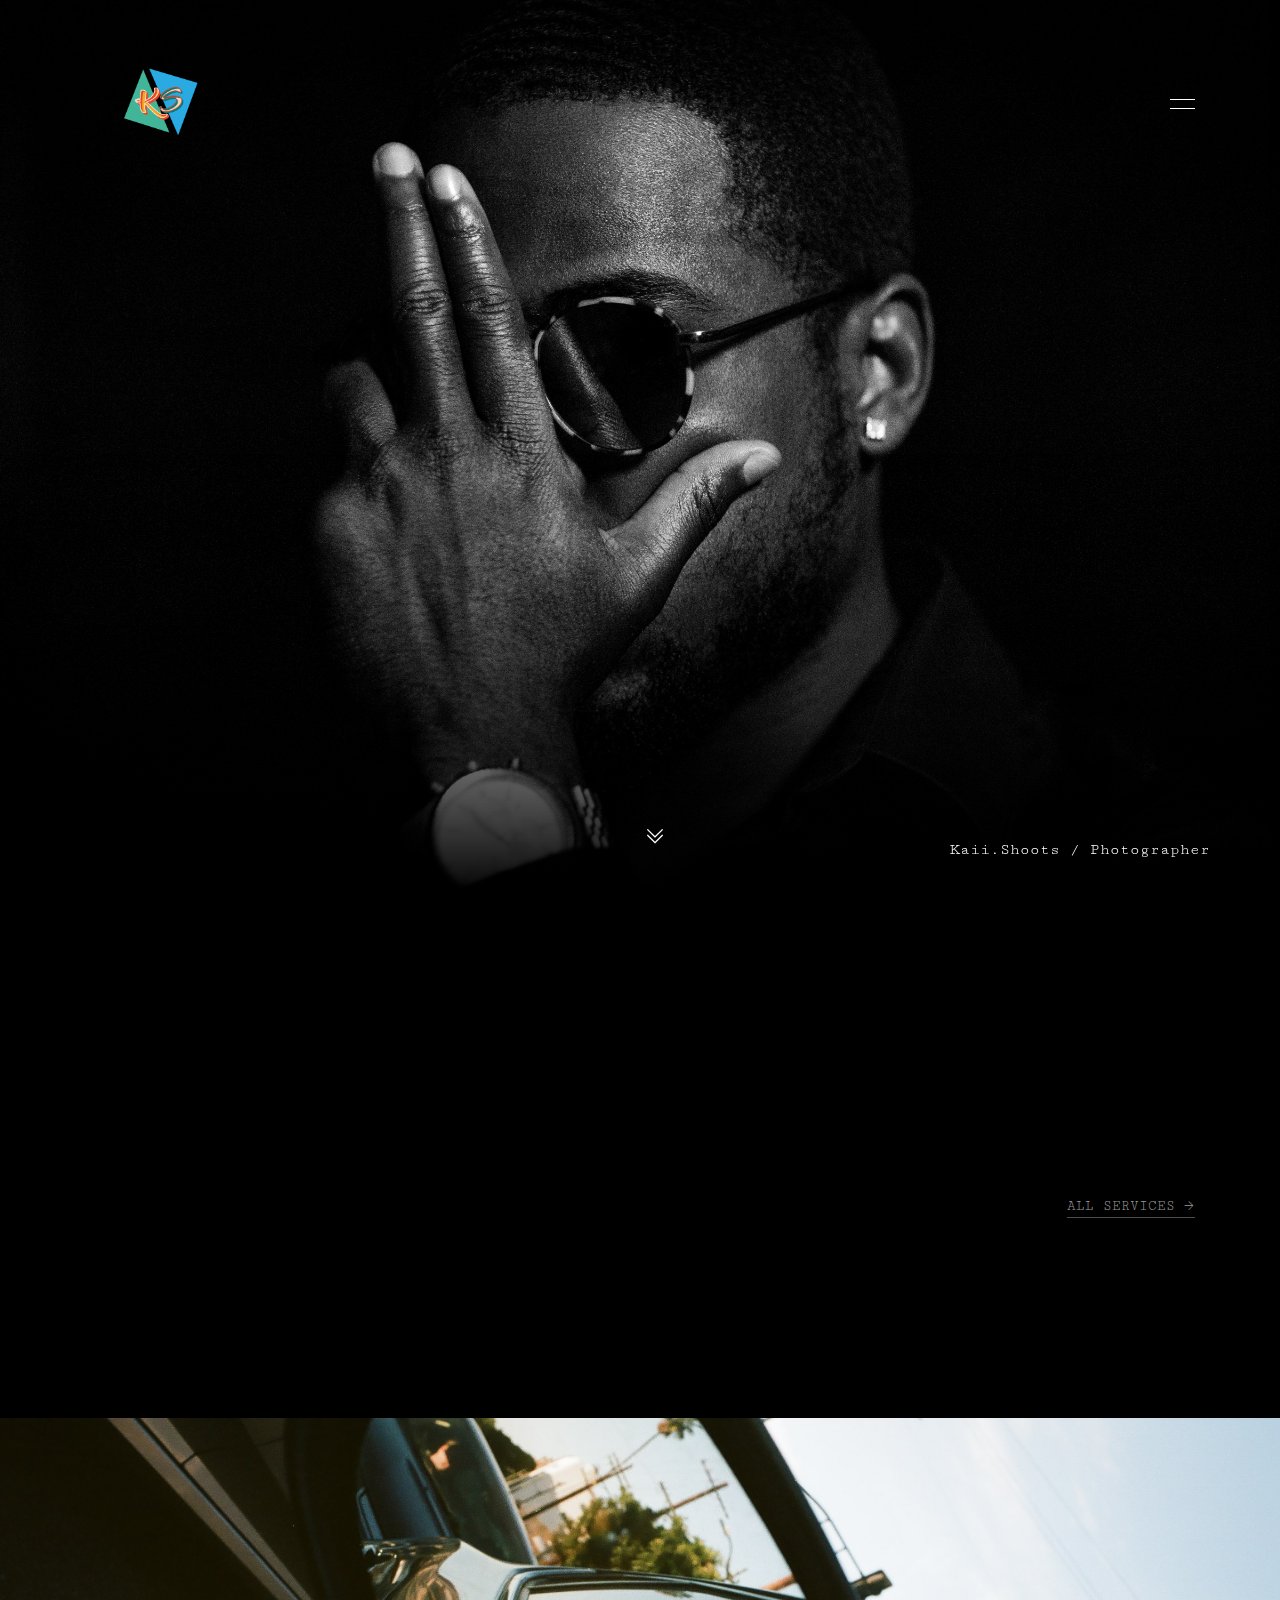
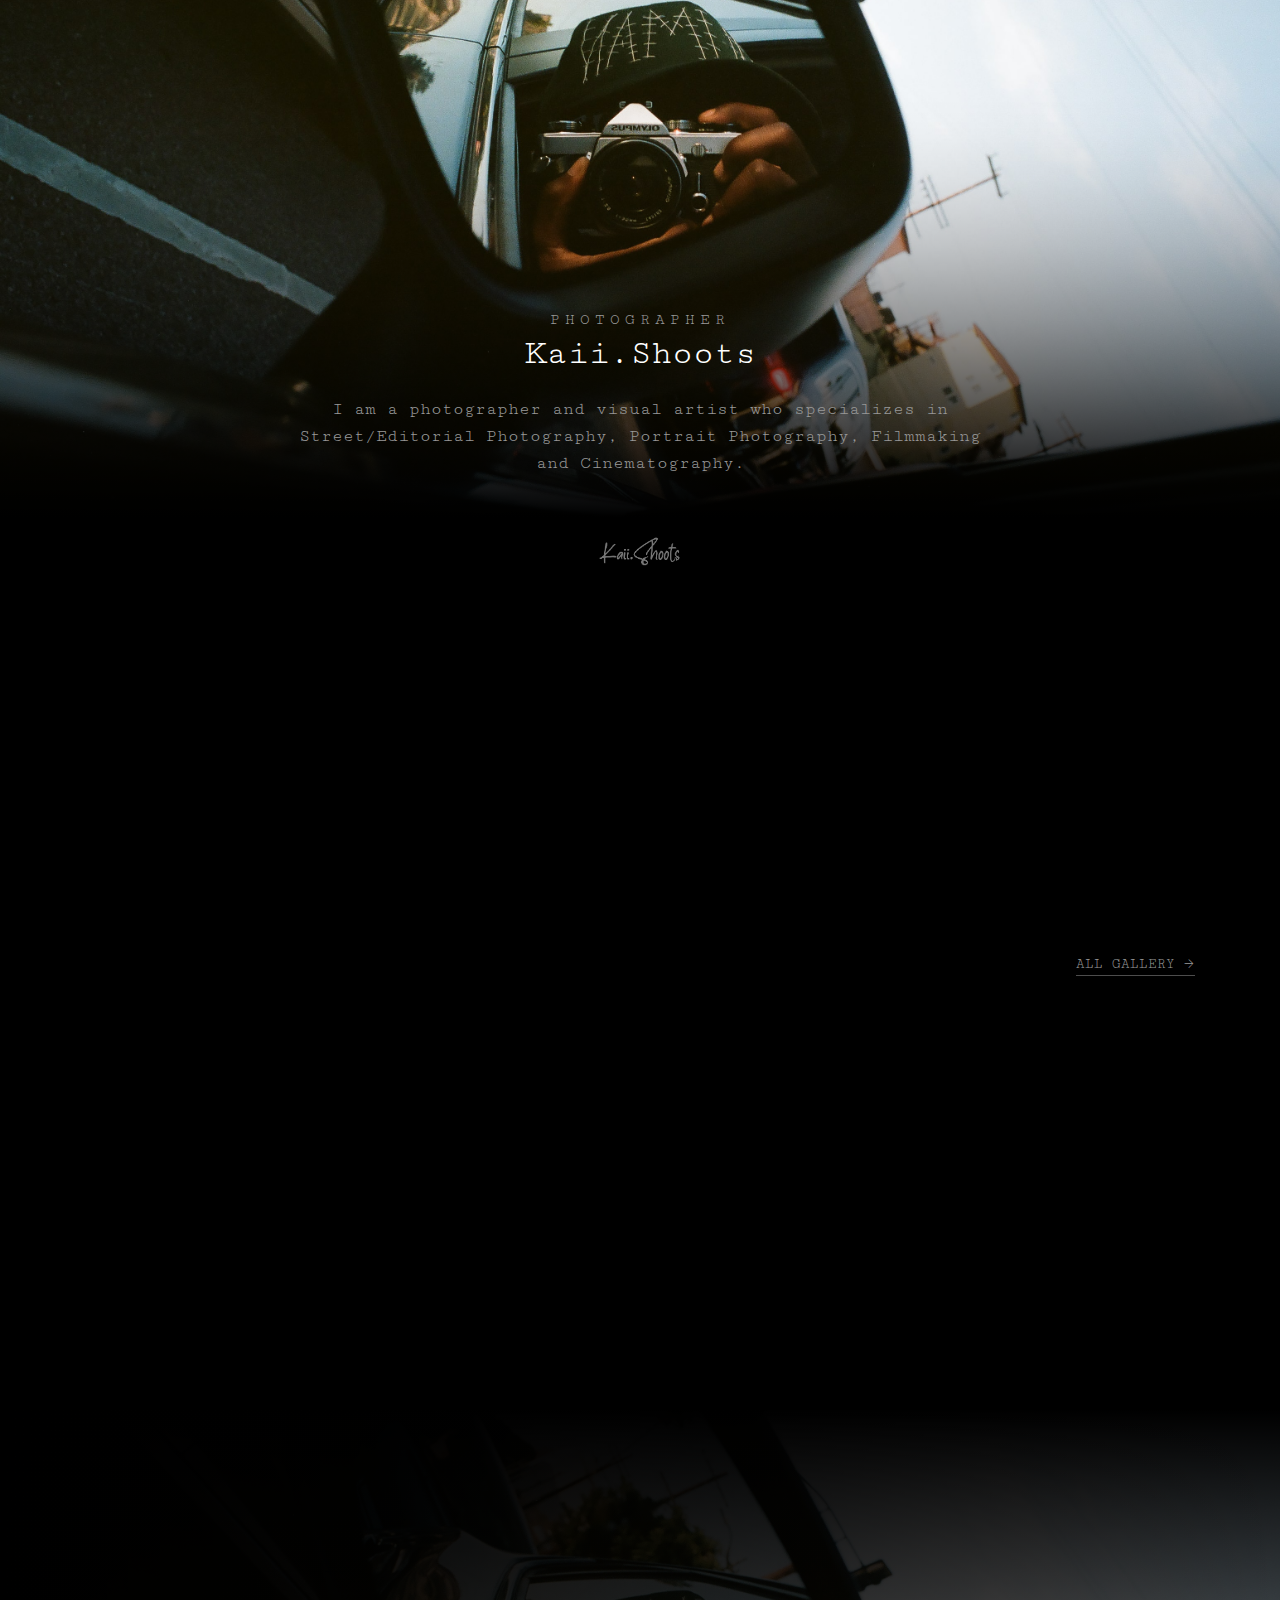
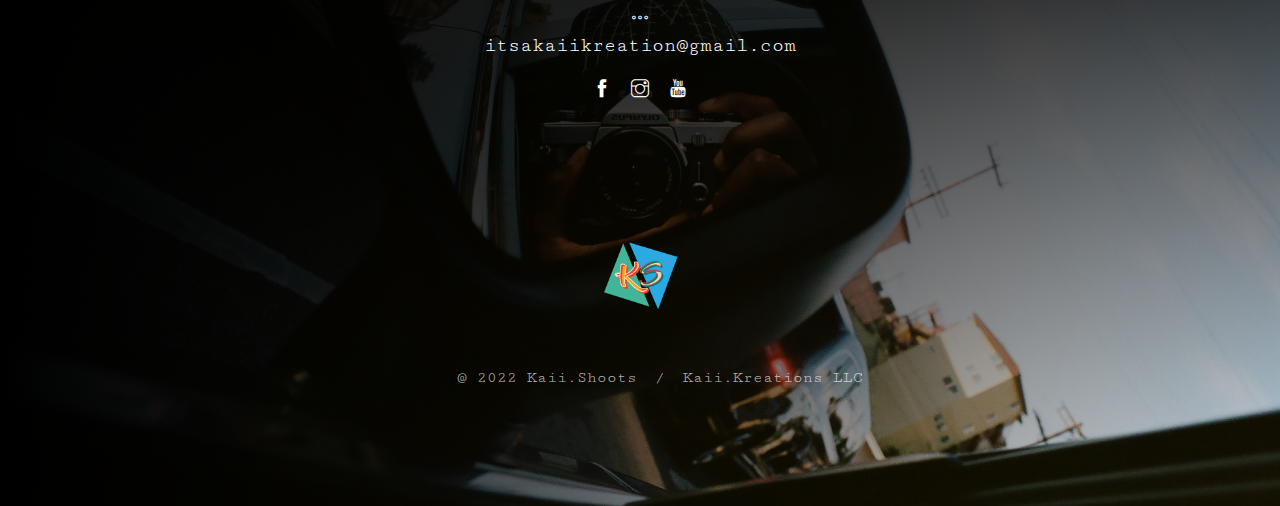
<file: index.html>
<!DOCTYPE HTML>
<html lang="en">
<head>
    <meta charset="utf-8">
    <meta http-equiv="X-UA-Compatible" content="IE=edge">
    <title>Kaii.Shoots | Photographer </title>
    <meta name="viewport" content="width=device-width, initial-scale=1">
    <link rel="icon" type="image/png" href="images/favicon.png" />
    <link rel="stylesheet" href="css/animate.css">
    <link rel="stylesheet" href="css/themify-icons.css">
    <link rel="stylesheet" href="https://use.fontawesome.com/releases/v5.5.0/css/all.css" integrity="sha384-B4dIYHKNBt8Bc12p+WXckhzcICo0wtJAoU8YZTY5qE0Id1GSseTk6S+L3BlXeVIU" crossorigin="anonymous">
    <link rel="stylesheet" href="css/bootstrap.css">
    <link rel="stylesheet" href="css/flexslider.css">
    <link rel="stylesheet" href="css/fancybox.min.css">
    <link rel="stylesheet" href="css/style.css">
    <!-- FOR IE9 below -->
    <!--[if lt IE 9]>
        <script src="js/respond.min.js"></script>
    <![endif]-->
</head>
<body id="Load">
    <!-- Preloader -->
    <div class="preloader-bg"></div>
    <div id="preloader">
        <div id="preloader-status">
            <div class="preloader-position loader"> <span></span> </div>
        </div>
    </div>
    <!-- Progress-wrapp scroll-button -->
    <div class="progress-wrap">
        <svg class="progress-circle svg-content" width="100%" height="100%" viewBox="-1 -1 102 102">
            <path d="M50,1 a49,49 0 0,1 0,98 a49,49 0 0,1 0,-98" /> </svg>
    </div>
    <!-- Menu -->
    <nav class="dorothea-menu" id="ann-navbar-spy">
        <div class="dorothea-menu-inner" id="ann-navbar">
            <ul class="list-unstyled" id="list_unstyled">
                <li class="active"><a href="index.html">Home</a></li>
                <li><a href="about.html">About</a></li>
                <li><a href="services.html">Services</a></li>
                <li><a href="gallery.html">Portfolio</a></li>
                <li><a href="contact.html">Contact</a></li>
            </ul>
        </div>
    </nav>
    <!-- Header -->
    <header class="dorothea-header">
        <div class="container">
            <div class="row align-items-center">
                <!-- Logo -->
                <div class="col-6 col-md-6 dorothea-logo-wrap">
                    <a href="index.html" class="dorothea-logo"><img src="images/logo.png" alt=""></a>
                </div>
                <!-- Menu Burger -->
                <div class="col-6 col-md-6 text-right dorothea-menu-burger-wrap"> <a href="#" class="dorothea-nav-toggle ann-js-dorothea-nav-toggle"><i></i></a> </div>
            </div>
        </div>
    </header>
    <!-- Slider -->
    <div id="home">
        <div class="dorothea-hero js-fullheight">
            <div class="flexslider js-fullheight">
                <ul class="slides">
                    <li class="bg-fixed" style="background-image: url(images/slider/01.jpg);">
                        <div class="overlay"></div>
                        <div class="container">
                            <div class="row">
                                <div class="col-md-12 js-fullheight slider-text">
                                    <div class="slider-text-inner">
                                        <div class="mx-auto frame-inner">
                                            <h3>Kaii.Shoots</h3>
                                            <h6>Photographer</h6> 
                                            <span class="frame-1"></span> 
                                            <span class="frame-2"></span> 
                                        </div>
                                    </div>
                                </div>
                            </div>
                        </div>
                    </li>
                    <li class="bg-fixed" style="background-image: url(images/slider/02.jpg);">
                        <div class="overlay"></div>
                        <div class="container">
                            <div class="row">
                                <div class="col-md-12 js-fullheight slider-text">
                                    <div class="slider-text-inner">
                                        <div class="mx-auto frame-inner">
                                            <h3>Kaii.Shoots</h3>
                                            <h6>Photographer</h6> 
                                            <span class="frame-1">     </span> 
                                            <span class="frame-2">     </span> 
                                        </div>
                                    </div>
                                </div>
                            </div>
                        </div>
                    </li>
                </ul>
            </div>
            <div class="bottom-fade"></div>
            <div class="container">
                <div class="row">
                    <div class="col-md-12">
                        <div class="arrow bounce text-center">
                            <a href="#services" class=""> <i class="ti-angle-double-down"></i> </a>
                        </div>
                        <div class="right-bottom-text"><span>Kaii.Shoots / Photographer</span></div>
                    </div>
                </div>
            </div>
        </div>
    </div>
    <!-- Services -->
    <div  class="section-padding services">
        <div class="container">
            <div class="row">
                <div class="col-md-12 text-center"> <span class="dorothea-heading-meta animate-box" data-animate-effect="fadeInUp">What I Do</span>
                    <h2 class="dorothea-heading animate-box" data-animate-effect="fadeInUp">My Services</h2> </div>
            </div>
            <div class="row">
               
                <div class="col-md-3 mtop-60 animate-box" data-animate-effect="fadeInUp">
                    <div id="RowCategory">

                  </div>
               </div>  
                <div class="col-md-3 animate-box" data-animate-effect="fadeInUp">
                    <div id="RowCategory1">

                    </div>
                    
                </div>
                <div class="col-md-3 mtop-60 animate-box" data-animate-effect="fadeInUp">
                    <div id="RowCategory2">

                    </div>
                   
                </div>
                <div class="col-md-3 animate-box" data-animate-effect="fadeInUp">
                    <div id="RowCategory3">

                    </div>
                </div>
            </div>
            <div class="row">
                <div class="col-md-12 text-right"> <a class="underline-text" href="services.html">All Services <i class="ti-arrow-right"></i></a> </div>
            </div>
        </div>
    </div>
    <!-- About -->
    <div class="about-banner-section about">
        <div class="background-image" style="background: url('images/banner.jpg') center center; background-size: cover;"></div>
        <div class="bottom-fade"></div>
        <div class="wrap-text"> 
            <span class="heading-meta">Photographer</span>
            <h2>Kaii.Shoots</h2>
            <p>I am a photographer and visual artist who specializes in Street/Editorial Photography, Portrait Photography, Filmmaking and Cinematography.</p> 
            <img class="signature" src="images/sign-gray.png" alt=""> 
        </div>
    </div>
    <!-- Gallery -->
    <div class="section-padding">
        <div class="container">
            <div class="row">
                <div class="col-md-12 text-center"> 
                    <span class="dorothea-heading-meta animate-box" data-animate-effect="fadeInUp">Portfolio</span>
                    <h2 class="dorothea-heading animate-box" data-animate-effect="fadeInUp">Gallery</h2> 
                </div>
            </div>
            <div class="row dorothea-photos">
                <div class="col-12 col-md-4 animate-box" data-animate-effect="fadeInUp"  id="RowGallery">
                    </div>
                <div class="col-12 col-md-4 animate-box" data-animate-effect="fadeInUp" id="RowGallery1">
                        </div>
                <div class="col-12 col-md-4 animate-box" data-animate-effect="fadeInUp" id="RowGallery2">
                    
                </div>
            </div>
            <div class="row">
                <div class="col-md-12 text-right"> <a class="underline-text" href="gallery.html">All Gallery <i class="ti-arrow-right"></i></a> </div>
            </div>
        </div>
    </div>
    <!-- Blog -->
    <div class="section-padding">
        <div class="container">
            <div class="row">
                <div class="col-md-12 text-center">
                    <span class="dorothea-heading-meta animate-box" data-animate-effect="fadeInUp">Read</span>
                    <h2 class="dorothea-heading animate-box" data-animate-effect="fadeInUp">Best Photo</h2>
                </div>
            </div>
            <div class="row">
                <div class="col-md-4 animate-box" data-animate-effect="fadeInUp" id="Best1">
                   
                </div>
                <div class="col-md-4 animate-box" data-animate-effect="fadeInUp" id="Best2">
                    
                </div>
                <div class="col-md-4 animate-box" data-animate-effect="fadeInUp" id="Best3">
                   
                </div>
            </div>
        </div>
    </div>
    <!-- Footer -->
    <div id="dorothea-footer" class="section-banner background-image" style="background: url('images/banner.jpg') center center; background-size: cover;">
        <div class="top-fade"></div>
        <div class="left-fade"></div>
        <div class="wrap-text">
            <i class="ti-more"></i>
            <p><a href="mailto:itsakaiikreation@gmail.com" class="mail">itsakaiikreation@gmail.com</a></p>
            
            <ul class="social-network">
                <li><a href="https://web.facebook.com/profile.php?id=100078231222141"><i class="ti-facebook"></i></a></li>
                
                <li><a href="https://www.instagram.com/kaii.shoots/?hl=en"><i class="ti-instagram"></i></a></li>
                <li><a href="https://www.youtube.com/channel/UCwLuVT4x6v6y-PlKK5y2kAw"><i class="ti-youtube"></i></a></li>
            </ul>
            <div><img src="images/logo.png" class="logo-row" alt=""></div>
            <div class="credits-row">
               <ul>
                <li>@ 2022 Kaii.Shoots</li>
                <li>/</li>
                <li><a href="#" target="_blank">Kaii.Kreations LLC</a></li>
                </ul>
            </div>
        </div>
    </div>
    <!-- jQuery -->
    <script src="js/jquery.min.js"></script>
    <script src="js/modernizr-2.6.2.min.js"></script>
    <script src="js/jquery.easing.1.3.js"></script>
    <script src="js/bootstrap.min.js"></script>
    <script src="js/jquery.waypoints.min.js"></script>
    <script src="js/jquery.flexslider-min.js"></script>
    <script src="js/sticky-kit.min.js"></script>
    <script src="js/jquery.fancybox.min.js"></script>
    <script src="js/smooth-scroll.min.js"></script>
    <script src="js/main.js"></script>
    <script src="js/menu.js"></script>
    <script src="js/home.js"></script>
    <script src="js/Favorit_cart.js"></script>
   
</body>
</html>
</file>
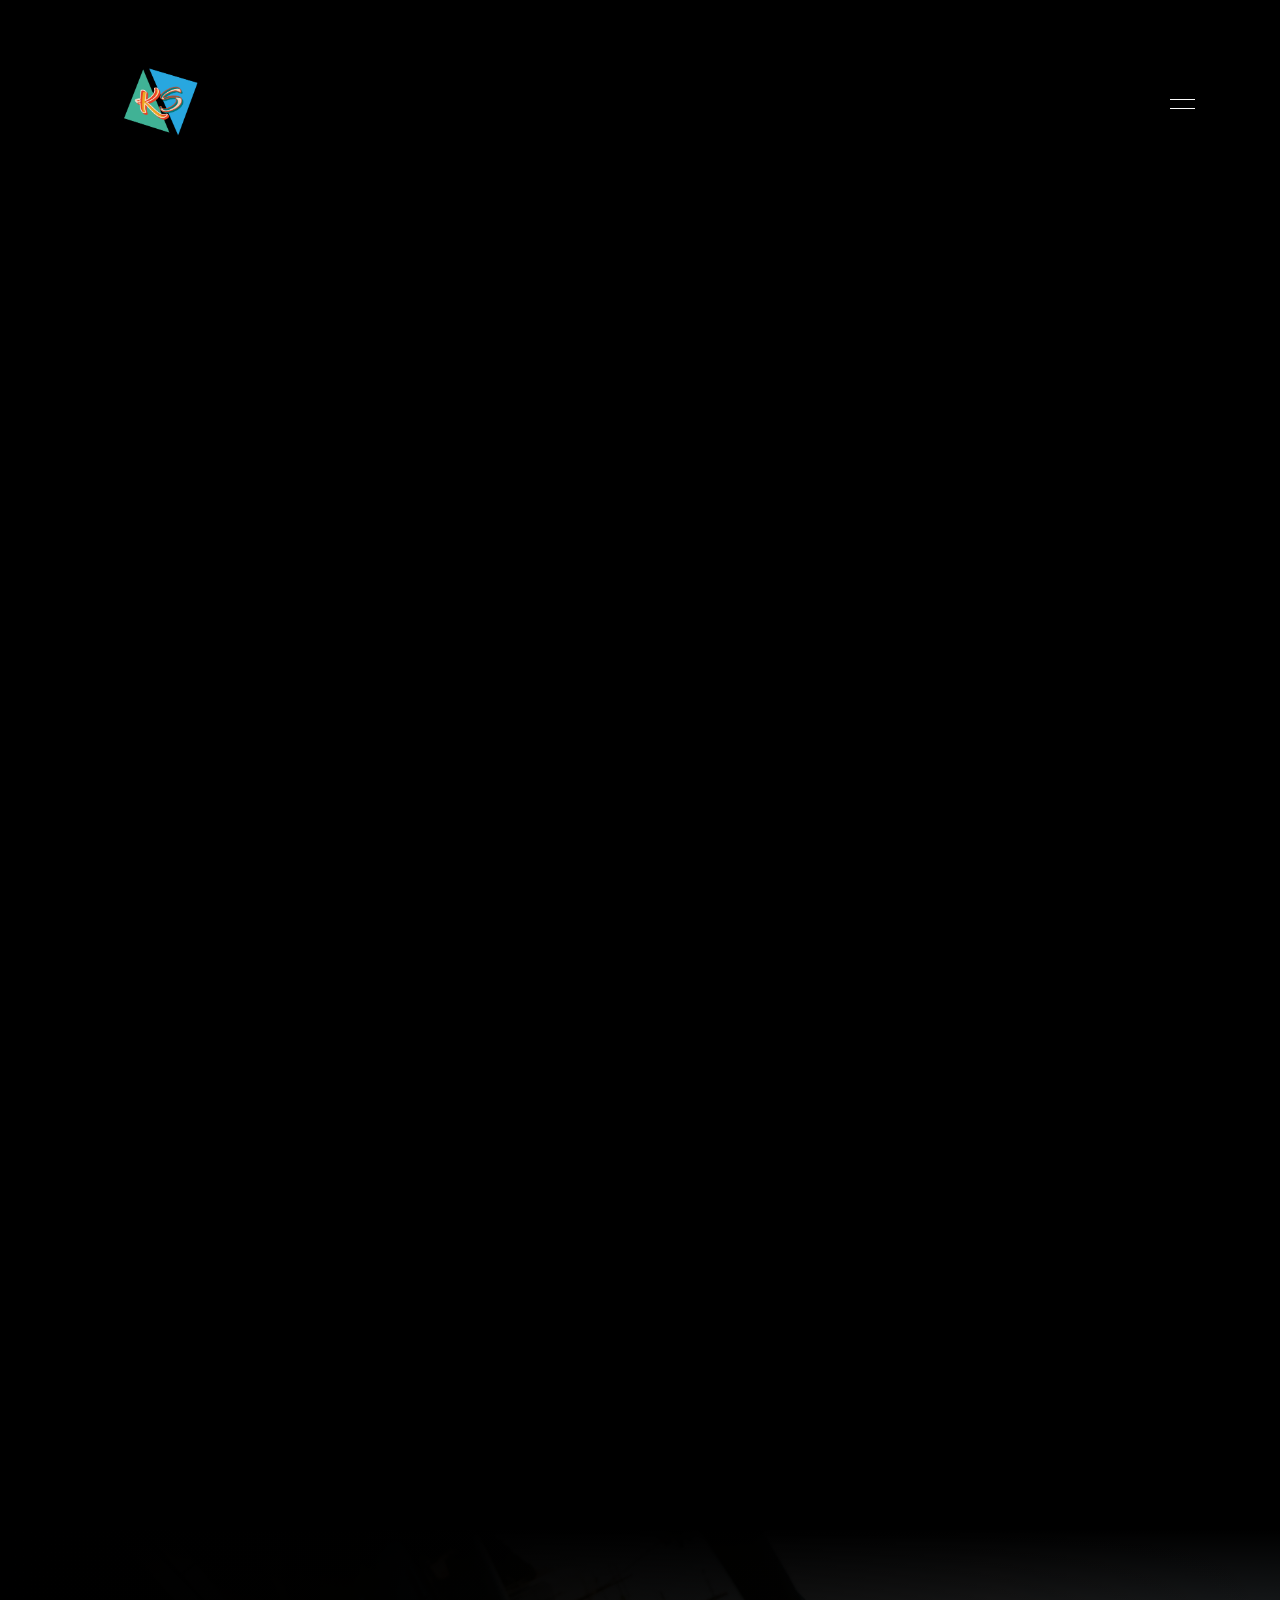
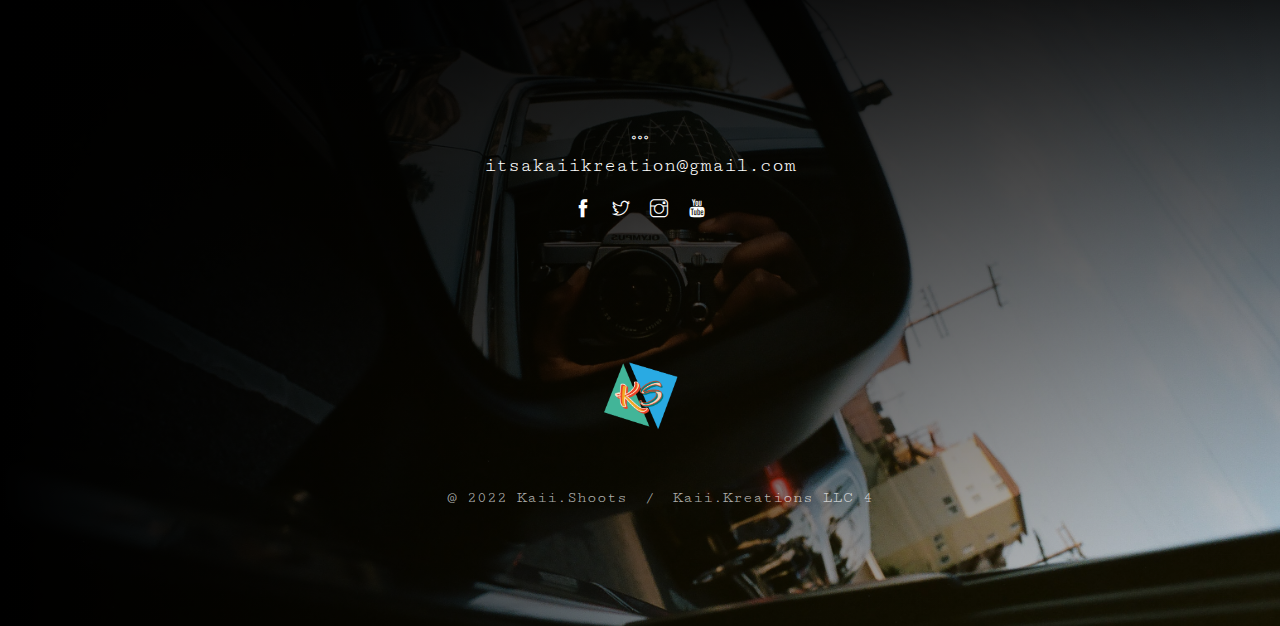
<file: about.html>
<!DOCTYPE HTML>
<html lang="en">
<head>
    <meta charset="utf-8">
    <meta http-equiv="X-UA-Compatible" content="IE=edge">
    <title>Kaii.Shoots | Photographer </title>
    <meta name="viewport" content="width=device-width, initial-scale=1">
    <link rel="icon" type="image/png" href="images/favicon.png" />
    <link rel="stylesheet" href="css/animate.css">
    <link rel="stylesheet" href="css/themify-icons.css">
    <link rel="stylesheet" href="css/bootstrap.css">
    <link rel="stylesheet" href="css/flexslider.css">
    <link rel="stylesheet" href="css/fancybox.min.css">
    <link rel="stylesheet" href="css/style.css">
    <!-- FOR IE9 below -->
    <!--[if lt IE 9]>
        <script src="js/respond.min.js"></script>
    <![endif]-->
</head>
<body id="Load" oncontextmenu="return false">
    <!-- Preloader -->
    <div class="preloader-bg"></div>
    <div id="preloader">
        <div id="preloader-status">
            <div class="preloader-position loader">
                <span></span>
            </div>
        </div>
    </div>
    <!-- Progress-wrapp scroll-button -->
    <div class="progress-wrap">
        <svg class="progress-circle svg-content" width="100%" height="100%" viewBox="-1 -1 102 102">
            <path d="M50,1 a49,49 0 0,1 0,98 a49,49 0 0,1 0,-98" /> </svg>
    </div>
    <!-- Menu -->
    <nav class="dorothea-menu" id="ann-navbar-spy">
        <div class="dorothea-menu-inner" id="ann-navbar">
            <ul class="list-unstyled">
                
                <li><a href="index.html">Home</a></li>
                <li class="active"><a href="about.html">About</a></li>
                <li><a href="services.html">Services</a></li>
                <li><a href="gallery.html">Portfolio</a></li>
               
                <li><a href="contact.html">Contact</a></li>
            </ul>
        </div>
    </nav>
    <!-- Header -->
    <header class="dorothea-header">
        <div class="container">
            <div class="row align-items-center">
                <!-- Logo -->
                <div class="col-6 col-md-6 dorothea-logo-wrap">
                    <a href="index.html" class="dorothea-logo"><img src="images/logo.png" alt=""></a>
                </div>
                <!-- Menu Burger -->
                <div class="col-6 col-md-6 text-right dorothea-menu-burger-wrap"> <a href="#" class="dorothea-nav-toggle ann-js-dorothea-nav-toggle"><i></i></a> </div>
            </div>
        </div>
    </header>
    <!-- About -->
    <div class="section-banner">
        <div class="container">
            <div class="row">
                <div class="col-md-12 text-center"> <span class="dorothea-heading-meta animate-box" data-animate-effect="fadeInUp">Welcome</span>
                    <h2 class="dorothea-heading animate-box" data-animate-effect="fadeInUp">About Me</h2> </div>
            </div>
            <div class="row">
                <div class="col-md-12 animate-box" data-animate-effect="fadeInUp"> <img src="images/slider/01.jpg" class="img-fluid mb-30" alt="dorothea"> </div>
            </div>
            <div class="row">
                <div class="col-md-12 animate-box" data-animate-effect="fadeInUp"> <span class="dorothea-heading-meta">Photographer</span>
                    <h2>Kaii.Shoots</h2>
                    <p>As II progress through the medium of photography II learn more about myself within each frame. Whether it's a studio portrait or a fleeting moment crossing the street, there's something ethereal about freezing time and studying what was captured.</p>
                    <p>What does this frame say about our world, our environment, or ourselves? Was this an arbitrary occurrence or a message from my soul? Questions turn to answers that lead to more questions, a never ending cycle of self discovery.</p> 
                    <p>Kaii.Shoots is a self taught photographer, filmmaker, and entrepreneur based in Los Angeles, CA.</p><img src="images/sign-gray.png" class="signature" alt="dorothea"> </div>
            </div>
        </div>
    </div>
    <!-- Team -->
   
    </div>
    <!-- Footer -->
    <div id="dorothea-footer" class="section-banner background-image" style="background: url('images/banner.jpg') center center; background-size: cover;">
        <div class="top-fade"></div>
        <div class="left-fade"></div>
        <div class="wrap-text">
            <i class="ti-more"></i>
            <p><a href="mailto:itsakaiikreation@gmail.com" class="mail">itsakaiikreation@gmail.com</a></p>
            
            <ul class="social-network">
                <li><a href="https://web.facebook.com/profile.php?id=100078231222141"><i class="ti-facebook"></i></a></li>
                <li><a href="#"><i class="ti-twitter"></i></a></li>
                <li><a href="https://www.instagram.com/kaii.shoots/?hl=en"><i class="ti-instagram"></i></a></li>
                <li><a href="https://www.youtube.com/channel/UCwLuVT4x6v6y-PlKK5y2kAw"><i class="ti-youtube"></i></a></li>
            </ul>
            <div><img src="images/logo.png" class="logo-row" alt=""></div>
            <div class="credits-row">
               <ul>
                <li>@ 2022 Kaii.Shoots</li>
                <li>/</li>
                <li><a href="#" target="_blank">Kaii.Kreations LLC 4</a></li>
                </ul>
            </div>
        </div>
    </div>
    <!-- jQuery -->
    <script src="js/jquery.min.js"></script>
    <script src="js/modernizr-2.6.2.min.js"></script>
    <script src="js/jquery.easing.1.3.js"></script>
    <script src="js/bootstrap.min.js"></script>
    <script src="js/jquery.waypoints.min.js"></script>
    <script src="js/jquery.flexslider-min.js"></script>
    <script src="js/sticky-kit.min.js"></script>
    <script src="js/jquery.fancybox.min.js"></script>
    <script src="js/smooth-scroll.min.js"></script>
    <script src="js/main.js"></script>
    <script src="js/menu.js"></script>
</body>
</html>
</file>
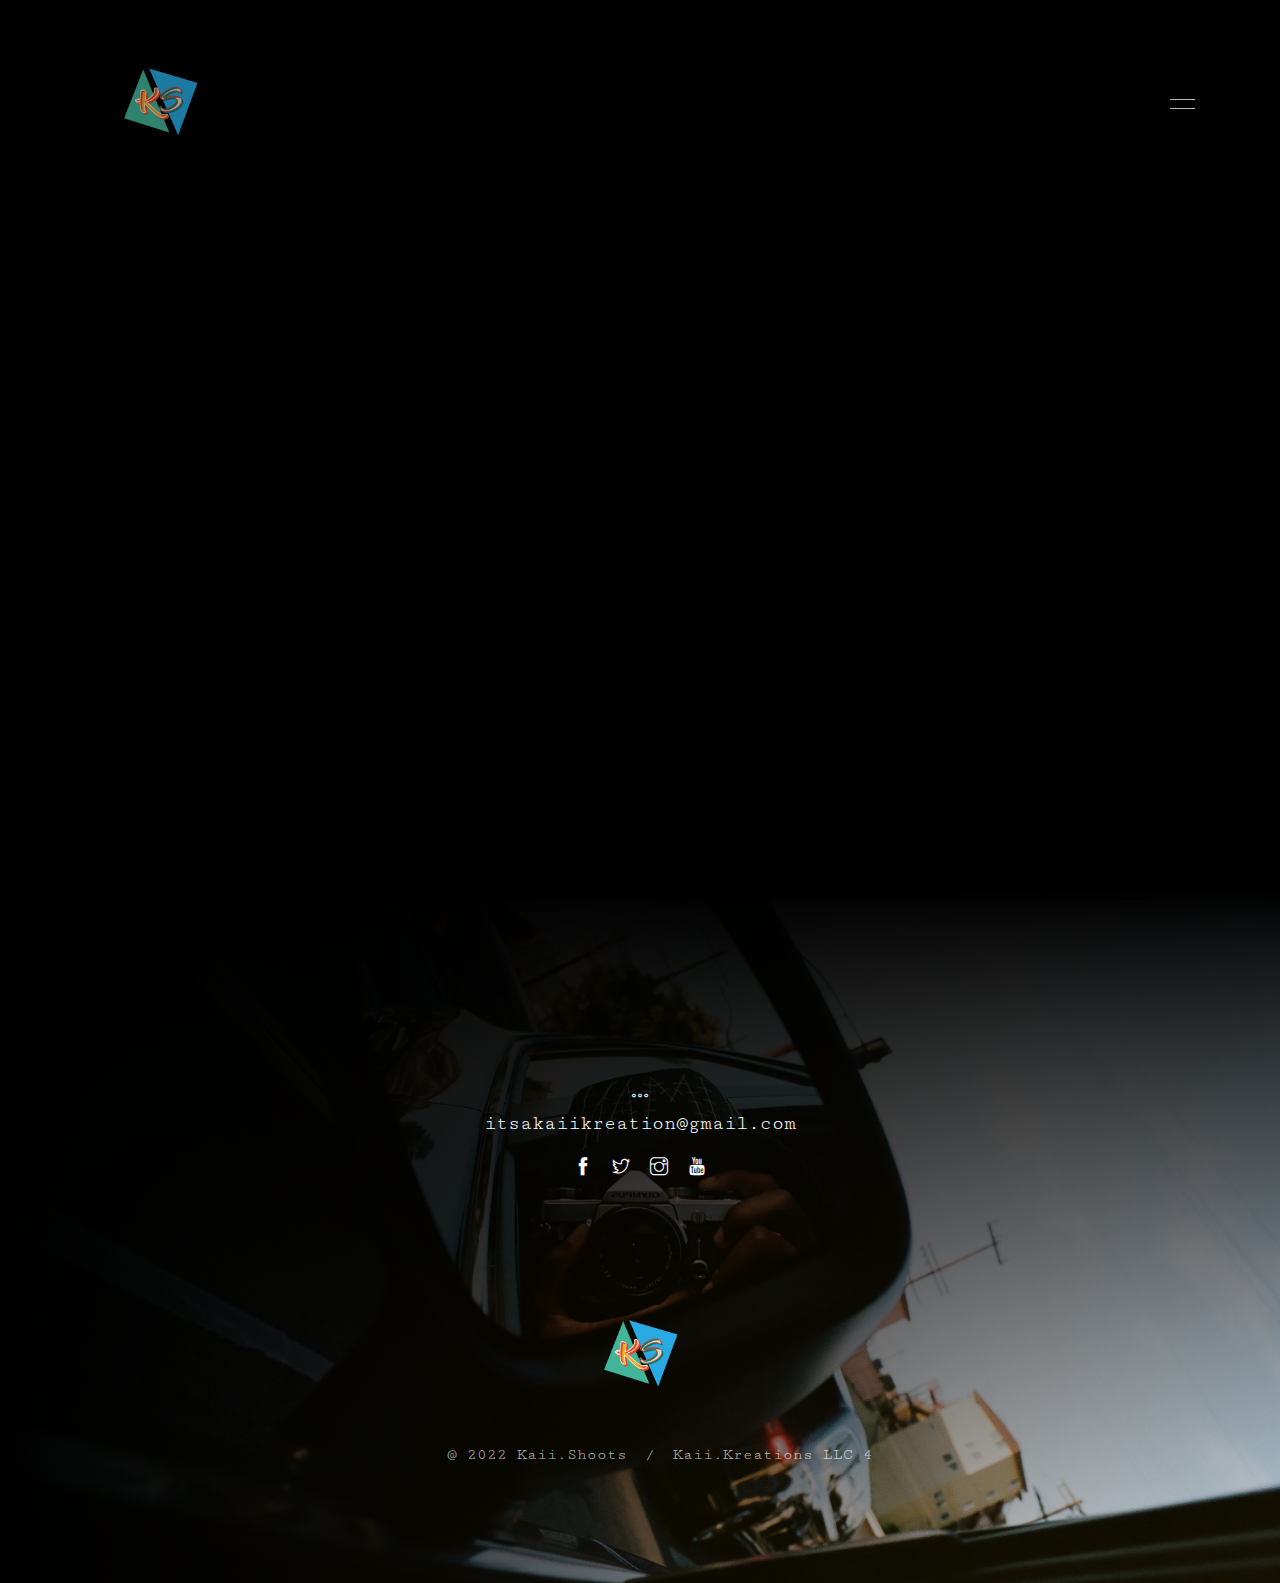
<file: contact.html>
<!DOCTYPE HTML>
<html lang="en">

<head>
    <meta charset="utf-8">
    <meta http-equiv="X-UA-Compatible" content="IE=edge">
    <title>Dorothea | Photographer </title>
    <meta name="viewport" content="width=device-width, initial-scale=1">
    <link rel="icon" type="image/png" href="images/favicon.png" />
    <link rel="stylesheet" href="css/animate.css">
    <link rel="stylesheet" href="css/themify-icons.css">
    <link rel="stylesheet" href="css/bootstrap.css">
    <link rel="stylesheet" href="css/flexslider.css">
    <link rel="stylesheet" href="css/fancybox.min.css">
    <link rel="stylesheet" href="css/style.css">
    <!-- FOR IE9 below -->
    <!--[if lt IE 9]>
        <script src="js/respond.min.js"></script>
    <![endif]-->
</head>
<body id="Load" oncontextmenu="return false">
    <!-- Preloader -->
    <div class="preloader-bg"></div>
    <div id="preloader">
        <div id="preloader-status">
            <div class="preloader-position loader">
                <span></span>
            </div>
        </div>
    </div>
    <!-- Progress-wrapp scroll-button -->
    <div class="progress-wrap">
        <svg class="progress-circle svg-content" width="100%" height="100%" viewBox="-1 -1 102 102">
            <path d="M50,1 a49,49 0 0,1 0,98 a49,49 0 0,1 0,-98" /> </svg>
    </div>
    <!-- Menu -->
    <nav class="dorothea-menu" id="ann-navbar-spy">
        <div class="dorothea-menu-inner" id="ann-navbar">
            <ul class="list-unstyled">
               
                <li><a href="index.html">Home</a></li>
                <li><a href="about.html">About</a></li>
                <li><a href="services.html">Services</a></li>
                <li><a href="gallery.html">Portfolio</a></li>
                <li class="active"><a href="contact.html">Contact</a></li>
            </ul>
        </div>
    </nav>
    <!-- Header -->
    <header class="dorothea-header">
        <div class="container">
            <div class="row align-items-center">
                <!-- Logo -->
                <div class="col-6 col-md-6 dorothea-logo-wrap">
                    <a href="index.html" class="dorothea-logo"><img src="images/logo.png" alt=""></a>
                </div>
                <!-- Menu Burger -->
                <div class="col-6 col-md-6 text-right dorothea-menu-burger-wrap"> <a href="#" class="dorothea-nav-toggle ann-js-dorothea-nav-toggle"><i></i></a> </div>
            </div>
        </div>
    </header>
    <!-- Contact -->
    <div class="section-banner">
        <div class="container">
            <div class="row">
                <div class="col-md-12 text-center"> <span class="dorothea-heading-meta"></span>
                    <h2 class="dorothea-heading animate-box" data-animate-effect="fadeInUp">Contact From</h2> </div>
            </div>
            <div class="row mb-30">
                <!-- Contact Info -->
                <div class="col-md-6 offset-md-3 text-center mb-30 animate-box" data-animate-effect="fadeInUp">
                    
                   
                    <p><b>Email:</b> itsakaiikreation@gmail.com</p>
                </div>
                <!-- Contact Form -->
                <div class="col-md-6 text-center offset-md-3 animate-box" data-animate-effect="fadeInUp">
                    <h3 class="dorothea-contact-heading">Contact Form</h3>
                    <p>Interested to work wiht me?</p>
                    <form  class="row">
                        <div class="col-sm-6">
                            <div class="form-group">
                                <input type="text" class="form-control" placeholder="Name" id="Name" required> </div>
                        </div>
                        <div class="col-sm-6">
                            <div class="form-group">
                                <input type="email" class="form-control" placeholder="Email" id="email"> </div>
                        </div>
                        <div class="col-sm-12">
                            <div class="form-group">
                                <textarea name="message" id="message" cols="30" rows="7" class="form-control" placeholder="Message"></textarea>
                            </div>
                        </div>
                        <div class="col-sm-12">
                            <div class="form-group">
                                <input type="submit" class="btn btn-contact" id="sendEmail" value="Submit"> </div>
                        </div>
                    </form>
                </div>
            </div>
        </div>
    </div>
    <!-- Footer -->
    <div id="dorothea-footer" class="section-banner background-image" style="background: url('images/banner.jpg') center center; background-size: cover;">
        <div class="top-fade"></div>
        <div class="left-fade"></div>
        <div class="wrap-text">
            <i class="ti-more"></i>
            <p><a href="mailto:itsakaiikreation@gmail.com" class="mail">itsakaiikreation@gmail.com</a></p>
            
            <ul class="social-network">
                <li><a href="https://web.facebook.com/profile.php?id=100078231222141"><i class="ti-facebook"></i></a></li>
                <li><a href="#"><i class="ti-twitter"></i></a></li>
                <li><a href="https://www.instagram.com/kaii.shoots/?hl=en"><i class="ti-instagram"></i></a></li>
                <li><a href="https://www.youtube.com/channel/UCwLuVT4x6v6y-PlKK5y2kAw"><i class="ti-youtube"></i></a></li>
            </ul>
            <div><img src="images/logo.png" class="logo-row" alt=""></div>
            <div class="credits-row">
               <ul>
                <li>@ 2022 Kaii.Shoots</li>
                <li>/</li>
                <li><a href="#" target="_blank">Kaii.Kreations LLC 4</a></li>
                </ul>
            </div>
        </div>
    </div>
    <!-- jQuery -->
   
    <script src="js/jquery.min.js"></script>
    <script src="js/modernizr-2.6.2.min.js"></script>
    <script src="js/jquery.easing.1.3.js"></script>
    <script src="js/bootstrap.min.js"></script>
    <script src="js/jquery.waypoints.min.js"></script>
    <script src="js/jquery.flexslider-min.js"></script>
    <script src="js/sticky-kit.min.js"></script>
    <script src="js/jquery.fancybox.min.js"></script>
    <script src="js/smooth-scroll.min.js"></script>
    <script src="js/main.js"></script>
    <script src="js/menu.js"></script>
    <script src="js/contact.js"></script>
</body>
</html>
</file>
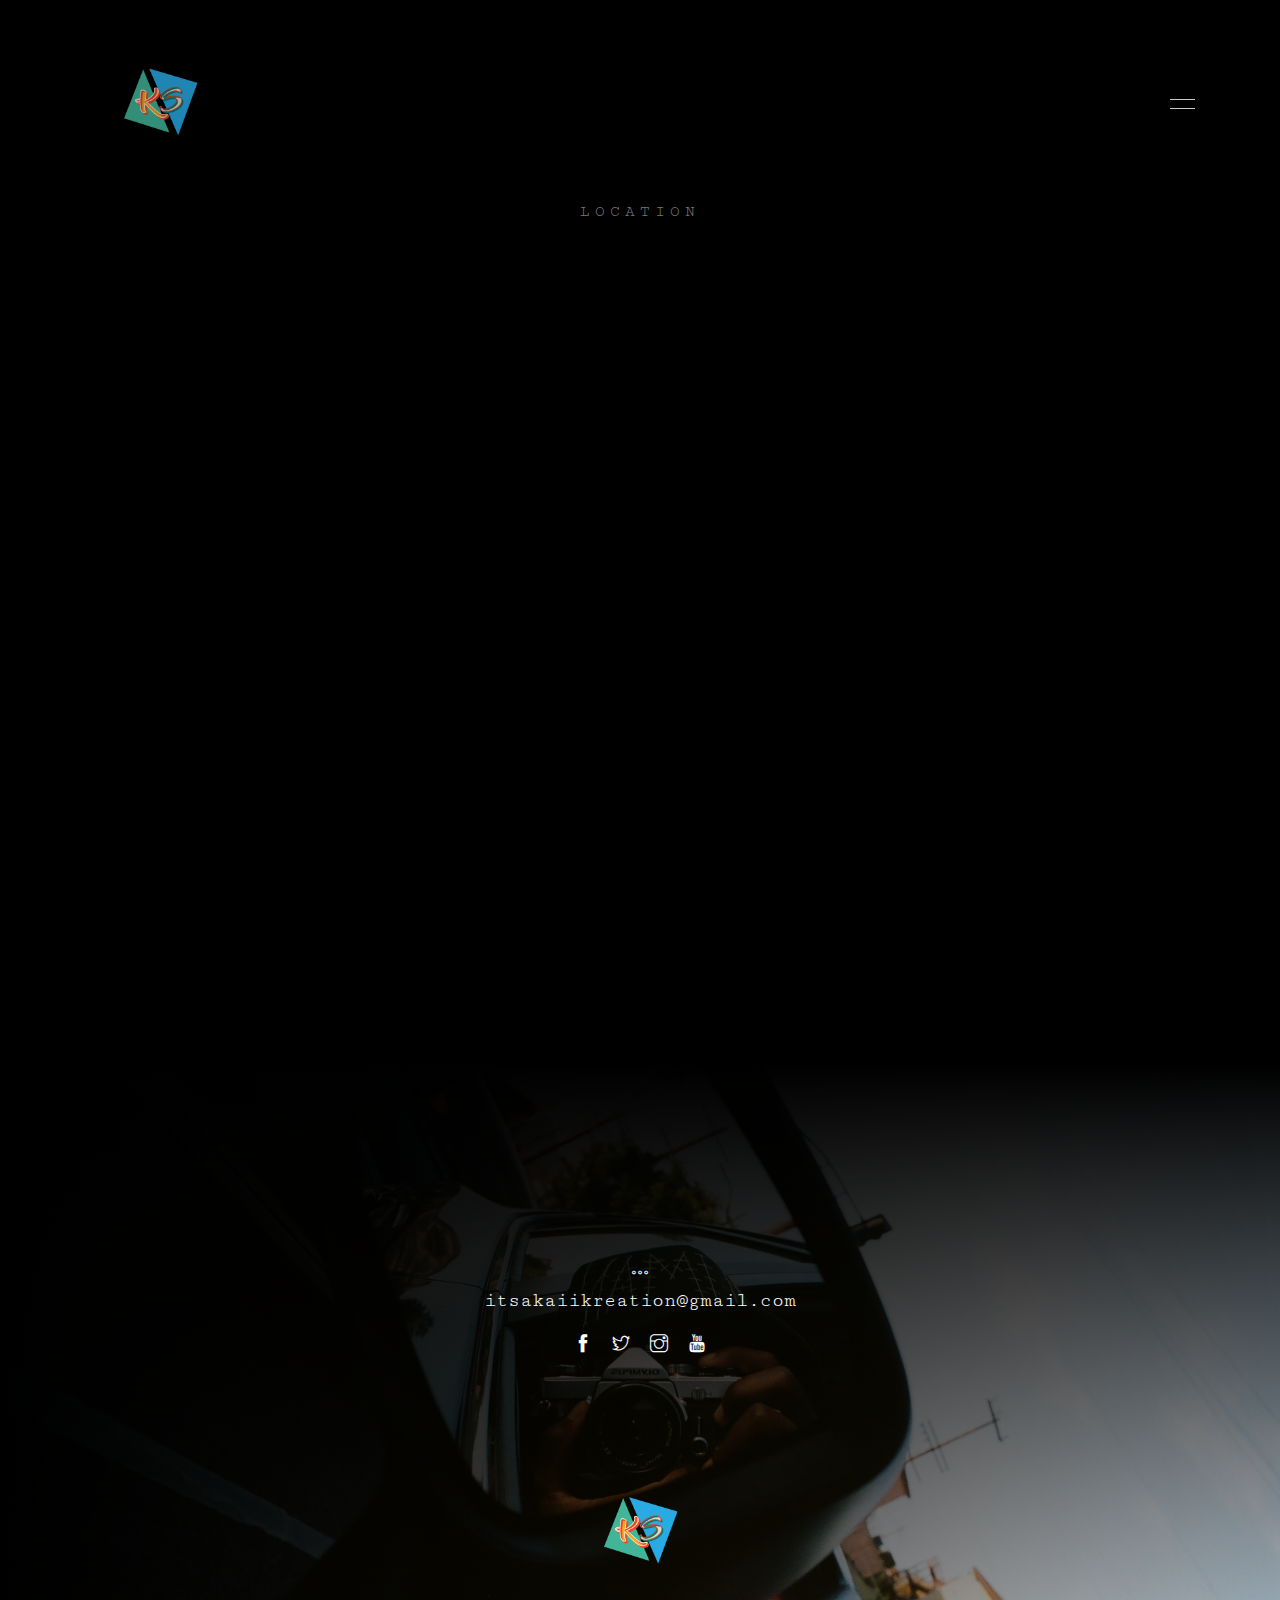
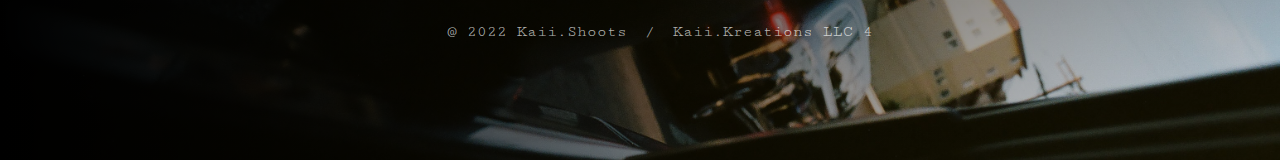
<file: create-order.html>
<!DOCTYPE HTML>
<html lang="en">

<head>
    <meta charset="utf-8">
    <meta http-equiv="X-UA-Compatible" content="IE=edge">
    <title>Kaii.Shoots | Photographer </title>
    <meta name="viewport" content="width=device-width, initial-scale=1">
    <link rel="icon" type="image/png" href="images/favicon.png" />
    <link rel="stylesheet" href="css/animate.css">
    <link rel="stylesheet" href="css/themify-icons.css">
    <link rel="stylesheet" href="css/bootstrap.css">
    <link rel="stylesheet" href="css/flexslider.css">
    <link rel="stylesheet" href="css/fancybox.min.css">
    <link rel="stylesheet" href="css/style.css">
    <!-- FOR IE9 below -->
    <!--[if lt IE 9]>
        <script src="js/respond.min.js"></script>
    <![endif]-->
</head>
<body id="Load" oncontextmenu="return false">
    <!-- Preloader -->
    <div class="preloader-bg"></div>
    <div id="preloader">
        <div id="preloader-status">
            <div class="preloader-position loader">
                <span></span>
            </div>
        </div>
    </div>
    <!-- Progress-wrapp scroll-button -->
    <div class="progress-wrap">
        <svg class="progress-circle svg-content" width="100%" height="100%" viewBox="-1 -1 102 102">
            <path d="M50,1 a49,49 0 0,1 0,98 a49,49 0 0,1 0,-98" /> </svg>
    </div>
    <!-- Menu -->
    <nav class="dorothea-menu" id="ann-navbar-spy">
        <div class="dorothea-menu-inner" id="ann-navbar">
            <ul class="list-unstyled">
                <li><a href="index.html">Home</a></li>
                <li><a href="about.html">About</a></li>
                <li><a href="services.html">Services</a></li>
                <li><a href="gallery.html">Portfolio</a></li>
                <li  class="active"><a href="create-order.html">Create Order</a></li>
                <li><a href="contact.html">Contact</a></li>
            </ul>
        </div>
    </nav>
    <!-- Header -->
    <header class="dorothea-header">
        <div class="container">
            <div class="row align-items-center">
                <!-- Logo -->
                <div class="col-6 col-md-6 dorothea-logo-wrap">
                    <a href="index.html" class="dorothea-logo"><img src="images/logo.png" alt=""></a>
                </div>
                <!-- Menu Burger -->
                <div class="col-6 col-md-6 text-right dorothea-menu-burger-wrap"> <a href="#" class="dorothea-nav-toggle ann-js-dorothea-nav-toggle"><i></i></a> </div>
            </div>
        </div>
    </header>
    <!-- Contact -->
    <div class="section-banner">
        <div class="container">
            <div class="row">
                <div class="col-md-12 text-center"> <span class="dorothea-heading-meta">Location</span>
                    <h2 class="dorothea-heading animate-box" data-animate-effect="fadeInUp">Create Orders</h2> </div>
            </div>
            <div class="row mb-30">
                <!-- Contact Info -->
                <div class="col-md-6 offset-md-3 text-center mb-30 animate-box" data-animate-effect="fadeInUp">
                    <h3 class="dorothea-contact-heading">I’m available for worldwide orders.</h3>
                    <p>You can request exclusive photos. live not great. </p>
                    <p><b>Email:</b> itsakaiikreation@gmail.com</p>
                </div>
                <!-- Contact Form -->
                <div class="col-md-6 text-center offset-md-3 animate-box" data-animate-effect="fadeInUp">
                    <h3 class="dorothea-contact-heading">Create order</h3>
                    <p>Enter the following information</p>
                    <div class="row">
                        <div class="col-sm-6">
                            <div class="form-group">
                                
                                    <select id="idCategory">
                                    </select>
                               
                                 </div>
                        </div>
                        <div class="col-sm-6">
                            <div class="form-group">
                            <input type="text" class="form-control" placeholder="Number Photos" id="idprice" required>
                            </div>
                        </div>
                        <div class="col-sm-6">
                            <div class="form-group">
                                <input type="text" class="form-control" placeholder="Price" disabled> </div>
                        </div>
                        <div class="col-sm-12">
                            <div class="form-group">
                                <textarea name="message" id="message" cols="30" rows="7" class="form-control" placeholder="Description"></textarea>
                            </div>
                        </div>
                        <div class="col-sm-12">
                            <div class="form-group">
                                <input type="button" class="btn btn-contact" href="contact.html" value="Create New Order">
                                <!--<div id="paypal-button-container"></div>-->
                            </div>
                        </div>
                    </div>
                </div>
            </div>
        </div>
    </div>
    <!-- Footer -->
    <div id="dorothea-footer" class="section-banner background-image" style="background: url('images/banner.jpg') center center; background-size: cover;">
        <div class="top-fade"></div>
        <div class="left-fade"></div>
        <div class="wrap-text">
            <i class="ti-more"></i>
            <p><a href="mailto:itsakaiikreation@gmail.com" class="mail">itsakaiikreation@gmail.com</a></p>
            
            <ul class="social-network">
                <li><a href="https://web.facebook.com/profile.php?id=100078231222141"><i class="ti-facebook"></i></a></li>
                <li><a href="#"><i class="ti-twitter"></i></a></li>
                <li><a href="https://www.instagram.com/kaii.shoots/?hl=en"><i class="ti-instagram"></i></a></li>
                <li><a href="https://www.youtube.com/channel/UCwLuVT4x6v6y-PlKK5y2kAw"><i class="ti-youtube"></i></a></li>
            </ul>
            <div><img src="images/logo.png" class="logo-row" alt=""></div>
            <div class="credits-row">
               <ul>
                <li>@ 2022 Kaii.Shoots</li>
                <li>/</li>
                <li><a href="#" target="_blank">Kaii.Kreations LLC 4</a></li>
                </ul>
            </div>
        </div>
    </div>
    <!-- jQuery -->
    <script src="https://www.paypal.com/sdk/js?client-id=AYHJbk-M7BI6w37wOGj7vL-3CvPkUM9cOnHI1dH4dBrpnRBJs_osq5Za4S3ds-uwygkzXVZI1koUkOfK&currency=USD"></script>
    <script src="js/OrderPaypal.js"></script>
    <script src="js/jquery.min.js"></script>
    <script src="js/modernizr-2.6.2.min.js"></script>
    <script src="js/jquery.easing.1.3.js"></script>
    <script src="js/bootstrap.min.js"></script>
    <script src="js/jquery.waypoints.min.js"></script>
    <script src="js/jquery.flexslider-min.js"></script>
    <script src="js/sticky-kit.min.js"></script>
    <script src="js/jquery.fancybox.min.js"></script>
    <script src="js/smooth-scroll.min.js"></script>
    <script src="js/main.js"></script>
    <script src="js/createOrder.js"></script>
    
</body>
</html>
</file>
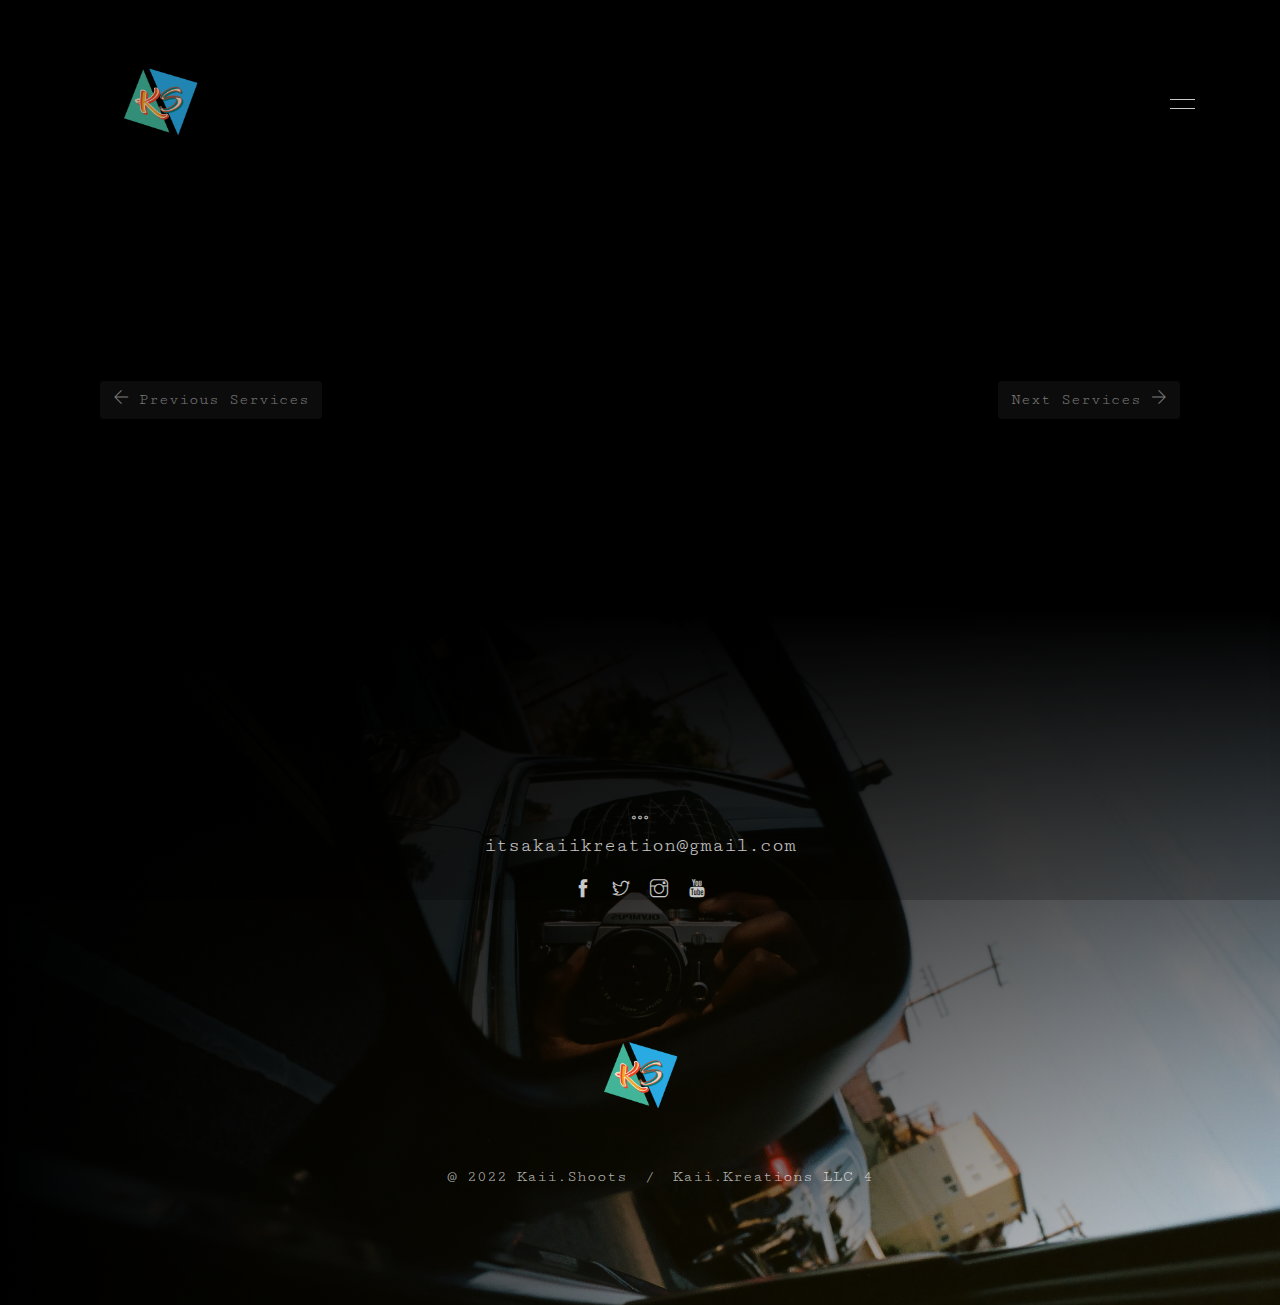
<file: gallery.html>
<!DOCTYPE HTML>
<html lang="en">
<head>
    <meta charset="utf-8">
    <meta http-equiv="X-UA-Compatible" content="IE=edge">
    <title>Kaii.Shoots | Photographer </title>
    <meta name="viewport" content="width=device-width, initial-scale=1">
    <link rel="icon" type="image/png" href="images/favicon.png" />
    <link rel="stylesheet" href="css/animate.css">
    <link rel="stylesheet" href="css/themify-icons.css">
    <link rel="stylesheet" href="css/bootstrap.css">
    <link rel="stylesheet" href="css/flexslider.css">
    <link rel="stylesheet" href="css/fancybox.min.css">
    <link rel="stylesheet" href="css/style.css">
    <link rel='stylesheet' href='https://cdnjs.cloudflare.com/ajax/libs/font-awesome/4.7.0/css/font-awesome.min.css'>   
    <!--[if lt IE 9]>
        <script src="js/respond.min.js"></script>
    <![endif]-->
</head>
<body id="Load" oncontextmenu="return false">
    <!-- Preloader -->
    <div class="preloader-bg"></div>
    <div id="preloader">
        <div id="preloader-status">
            <div class="preloader-position loader">
                <span></span>
            </div>
        </div>
    </div>
    <!-- Progress-wrapp scroll-button -->
    <div class="progress-wrap">
        <svg class="progress-circle svg-content" width="100%" height="100%" viewBox="-1 -1 102 102">
            <path d="M50,1 a49,49 0 0,1 0,98 a49,49 0 0,1 0,-98" />
        </svg>
    </div>
    <!-- Menu -->
    <nav class="dorothea-menu" id="ann-navbar-spy">
        <div class="dorothea-menu-inner" id="ann-navbar">
            <ul class="list-unstyled">

                <li><a href="index.html">Home</a></li>
                <li><a href="about.html">About</a></li>
                <li><a href="services.html">Services</a></li>
                <li class="active"><a href="gallery.html">Portfolio</a></li>
               
                <li><a href="contact.html">Contact</a></li>
            </ul>
        </div>
    </nav>
    <!-- Header -->
    <header class="dorothea-header">
        <div class="container">
            <div class="row align-items-center">
                <!-- Logo -->
                <div class="col-6 col-md-6 dorothea-logo-wrap">
                    <a href="index.html" class="dorothea-logo"><img src="images/logo.png" alt=""></a>
                </div>
                <!-- Menu Burger -->
                <div class="col-6 col-md-6 text-right dorothea-menu-burger-wrap"> <a href="#" class="dorothea-nav-toggle ann-js-dorothea-nav-toggle"><i></i></a> </div>
            </div>
        </div>
    </header>
    <!-- Photo Gallery -->
    <div class="section-banner">
        <div class="container">
            <div class="row">
                <div class="col-md-12 text-center">
                    <span class="dorothea-heading-meta animate-box" data-animate-effect="fadeInUp">Portfolio</span>
                    <h2 class="dorothea-heading animate-box" data-animate-effect="fadeInUp">Photo Gallery</h2>
                </div>
            </div>
            <div class="row align-items-stretch dorothea-photos">
                <div class="col-12">
                    <div class="row align-items-stretch">

                        <div class="col-12 col-md-6 col-lg-4 animate-box" data-animate-effect="fadeInUp" id="ImageGallery1">
                           
                        </div>
                        <div class="col-12 col-md-6 col-lg-4 animate-box" data-animate-effect="fadeInUp" id="ImageGallery2">
                           
                        </div>
                        <div class="col-12 col-md-6 col-lg-4 animate-box" data-animate-effect="fadeInUp" id="ImageGallery3">
                           
                        </div>
                        <div class="col-12 col-md-6 col-lg-4 animate-box" data-animate-effect="fadeInUp" id="ImageGallery4">
                           
                        </div>
                        <div class="col-12 col-md-6 col-lg-4 animate-box" data-animate-effect="fadeInUp" id="ImageGallery5">
                           
                        </div>
                        <div class="col-12 col-md-6 col-lg-4 animate-box" data-animate-effect="fadeInUp" id="ImageGallery6">
                           
                        </div>
                        <div class="col-12 col-md-6 col-lg-4 animate-box" data-animate-effect="fadeInUp" id="ImageGallery7">
                           
                        </div>
                        <div class="col-12 col-md-6 col-lg-4 animate-box" data-animate-effect="fadeInUp" id="ImageGallery8">
                          
                        </div>
                        <div class="col-12 col-md-6 col-lg-4 animate-box" data-animate-effect="fadeInUp" id="ImageGallery9">
                           
                        </div>

                    </div>
                </div>
             </div>
                <!-- Prev-Next services -->
                   <section class="services-prev-next">
                          <div class="container">
                            <div class="row">
                               <div class="col-md-12">
                                    <div class="d-sm-flex align-items-center justify-content-between">
                                        <div class="services-prev-next-left">
                                             <button class="btn" id="Previouspage"> <i class="ti-arrow-left"></i> Previous Services</button>
                                        </div>
                                        <div class="services-prev-next-right">
                                             <button class="btn" id="Nextpage">Next Services <i class="ti-arrow-right"></i></button>
                                        </div>
                                    </div>
                                </div>
                            </div>
                        </div>
                   </section>
           </div>
       </div>
   
    <!-- Footer -->
    <div id="dorothea-footer" class="section-banner background-image" style="background: url('images/banner.jpg') center center; background-size: cover;">
        <div class="top-fade"></div>
        <div class="left-fade"></div>
        <div class="wrap-text">
            <i class="ti-more"></i>
            <p><a href="mailto:itsakaiikreation@gmail.com" class="mail">itsakaiikreation@gmail.com</a></p>
            
            <ul class="social-network">
                <li><a href="https://web.facebook.com/profile.php?id=100078231222141"><i class="ti-facebook"></i></a></li>
                <li><a href="#"><i class="ti-twitter"></i></a></li>
                <li><a href="https://www.instagram.com/kaii.shoots/?hl=en"><i class="ti-instagram"></i></a></li>
                <li><a href="https://www.youtube.com/channel/UCwLuVT4x6v6y-PlKK5y2kAw"><i class="ti-youtube"></i></a></li>
            </ul>
            <div><img src="images/logo.png" class="logo-row" alt=""></div>
            <div class="credits-row">
               <ul>
                <li>@ 2022 Kaii.Shoots</li>
                <li>/</li>
                <li><a href="#" target="_blank">Kaii.Kreations LLC 4</a></li>
                </ul>
            </div>
        </div>
    </div>
    <!-- jQuery -->
    <script src="js/jquery.min.js"></script>
    <script src="js/modernizr-2.6.2.min.js"></script>
    <script src="js/jquery.easing.1.3.js"></script>
    <script src="js/bootstrap.min.js"></script>
    <script src="js/jquery.waypoints.min.js"></script>
    <script src="js/jquery.flexslider-min.js"></script>
    <script src="js/sticky-kit.min.js"></script>
    <script src="js/jquery.fancybox.min.js"></script>
    <script src="js/smooth-scroll.min.js"></script>
    <script src="js/main.js"></script>
    <script src="js/menu.js"></script>
    <script src="js/gallery.js"></script>
    <script src="js/Favorit_cart.js"></script>
</body>
</html>
</file>
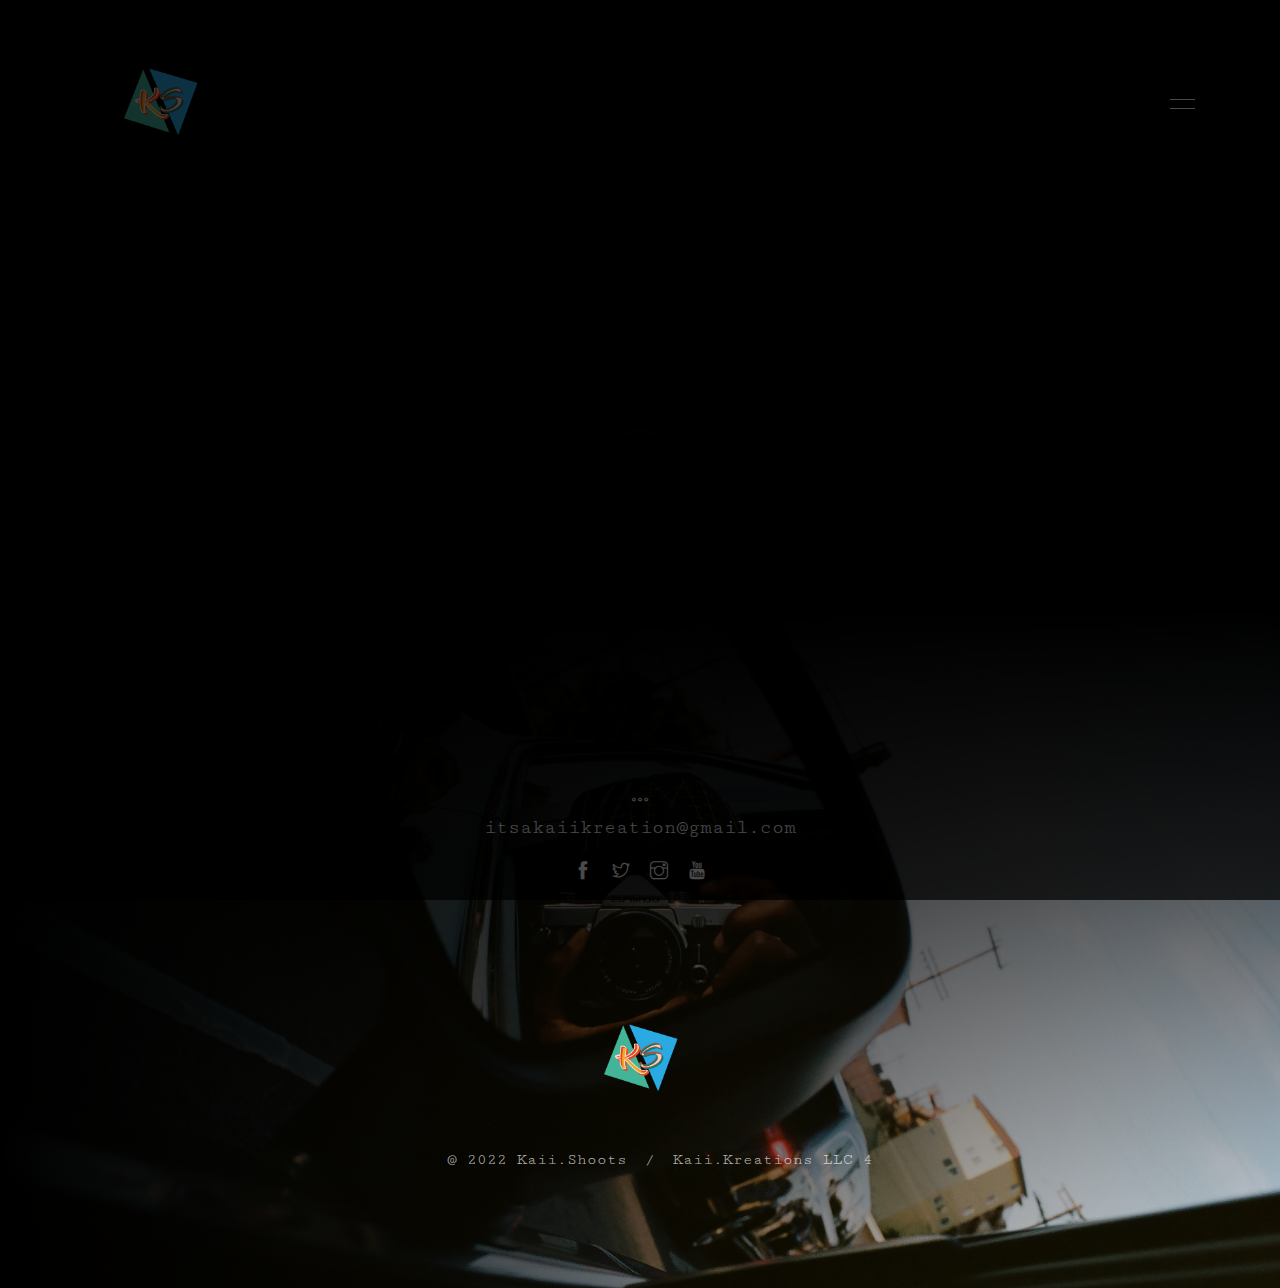
<file: Image.html>
<!DOCTYPE HTML>
<html lang="en">
<head>
    <meta charset="utf-8">
    <meta http-equiv="X-UA-Compatible" content="IE=edge">
    <title>Kaii.Shoots | Photographer </title>
    <meta name="viewport" content="width=device-width, initial-scale=1">
    <link rel="icon" type="image/png" href="images/favicon.png" />
    <link rel="stylesheet" href="css/animate.css">
    <link rel="stylesheet" href="css/themify-icons.css">
    <link rel="stylesheet" href="css/bootstrap.css">
    <link rel="stylesheet" href="css/flexslider.css">
    <link rel="stylesheet" href="css/fancybox.min.css">
    <link rel="stylesheet" href="css/style.css">
    <!-- FOR IE9 below -->
    <!--[if lt IE 9]>
        <script src="js/respond.min.js"></script>
    <![endif]-->
</head>
<body id="Load" oncontextmenu="return false">
    <!-- Preloader -->
   
    <div class="preloader-bg"></div>
    <div id="preloader">
        <div id="preloader-status">
            <div class="preloader-position loader">
                <span></span>
            </div>
        </div>
    </div>
    <!-- Progress-wrapp scroll-button -->
    <div class="progress-wrap">
        <svg class="progress-circle svg-content" width="100%" height="100%" viewBox="-1 -1 102 102">
            <path d="M50,1 a49,49 0 0,1 0,98 a49,49 0 0,1 0,-98" /> </svg>
    </div>
    <!-- Menu -->
    <nav class="dorothea-menu" id="ann-navbar-spy">
        <div class="dorothea-menu-inner" id="ann-navbar">
            <ul class="list-unstyled">

                <li><a href="index.html">Home</a></li>
                <li class="active"><a href="about.html">About</a></li>
                <li><a href="services.html">Services</a></li>
                <li><a href="gallery.html">Portfolio</a></li>
                <li><a href="contact.html">Contact</a></li>
            </ul>
        </div>
    </nav>
    <!-- Header -->
    <header class="dorothea-header">
        <div class="container">
            <div class="row align-items-center">
                <!-- Logo -->
                <div class="col-6 col-md-6 dorothea-logo-wrap">
                    <a href="index.html" class="dorothea-logo"><img src="images/logo.png" alt=""></a>
                </div>
                <!-- Menu Burger -->
                <div class="col-6 col-md-6 text-right dorothea-menu-burger-wrap"> <a href="#" class="dorothea-nav-toggle ann-js-dorothea-nav-toggle"><i></i></a> </div>
            </div>
        </div>
    </header>
    <!-- About -->
    <div class="section-banner">
        <div class="container">
            <div class="row">
                <div class="col-md-12 text-center"> <span class="dorothea-heading-meta animate-box" data-animate-effect="fadeInUp">Welcome</span>
                  </div>
            </div>
            <div class="row" >
                <div class="col-md-12 animate-box" data-animate-effect="fadeInUp" id="IdImage">  </div>
            </div>
            <div class="row">
                <div class="col-md-12 animate-box" data-animate-effect="fadeInUp" id="IdPrice">
                    
                </div>
                  </div>
                  <div id="paypal-button-container"></div>
                  
    
        </div>
        
    </div>
    <!-- Team -->
    <div class="section-padding">
        <div class="container">
            <div class="row">
                <div class="col-md-12 text-center"> <span class="dorothea-heading-meta animate-box" data-animate-effect="fadeInUp"></span>
                    <h2 class="dorothea-heading animate-box" data-animate-effect="fadeInUp"></h2> </div>
            </div>
            <div class="row">
               
               
            </div>
        </div>
    </div>
    <!-- Footer -->
    <div id="dorothea-footer" class="section-banner background-image" style="background: url('images/banner.jpg') center center; background-size: cover;">
        <div class="top-fade"></div>
        <div class="left-fade"></div>
        <div class="wrap-text">
            <i class="ti-more"></i>
            <p><a href="mailto:itsakaiikreation@gmail.com" class="mail">itsakaiikreation@gmail.com</a></p>
            
            <ul class="social-network">
                <li><a href="https://web.facebook.com/profile.php?id=100078231222141"><i class="ti-facebook"></i></a></li>
                <li><a href="#"><i class="ti-twitter"></i></a></li>
                <li><a href="https://www.instagram.com/kaii.shoots/?hl=en"><i class="ti-instagram"></i></a></li>
                <li><a href="https://www.youtube.com/channel/UCwLuVT4x6v6y-PlKK5y2kAw"><i class="ti-youtube"></i></a></li>
            </ul>
            <div><img src="images/logo.png" class="logo-row" alt=""></div>
            <div class="credits-row">
               <ul>
                <li>@ 2022 Kaii.Shoots</li>
                <li>/</li>
                <li><a href="#" target="_blank">Kaii.Kreations LLC 4</a></li>
                </ul>
            </div>
        </div>
    </div>
    <!-- jQuery -->
    <script src="https://www.paypal.com/sdk/js?client-id=AYHJbk-M7BI6w37wOGj7vL-3CvPkUM9cOnHI1dH4dBrpnRBJs_osq5Za4S3ds-uwygkzXVZI1koUkOfK&currency=USD"></script>
    <script src="js/jquery.min.js"></script>
    <script src="js/modernizr-2.6.2.min.js"></script>
    <script src="js/jquery.easing.1.3.js"></script>
    <script src="js/bootstrap.min.js"></script>
    <script src="js/jquery.waypoints.min.js"></script>
    <script src="js/jquery.flexslider-min.js"></script>
    <script src="js/sticky-kit.min.js"></script>
    <script src="js/jquery.fancybox.min.js"></script>
    <script src="js/smooth-scroll.min.js"></script>
    <script src="js/main.js"></script>
    <script src="js/menu.js"></script>
    <script src="js/Image.js"></script>
    <script src="js/scriptpypl.js"></script>
    
</body>
</html>
</file>
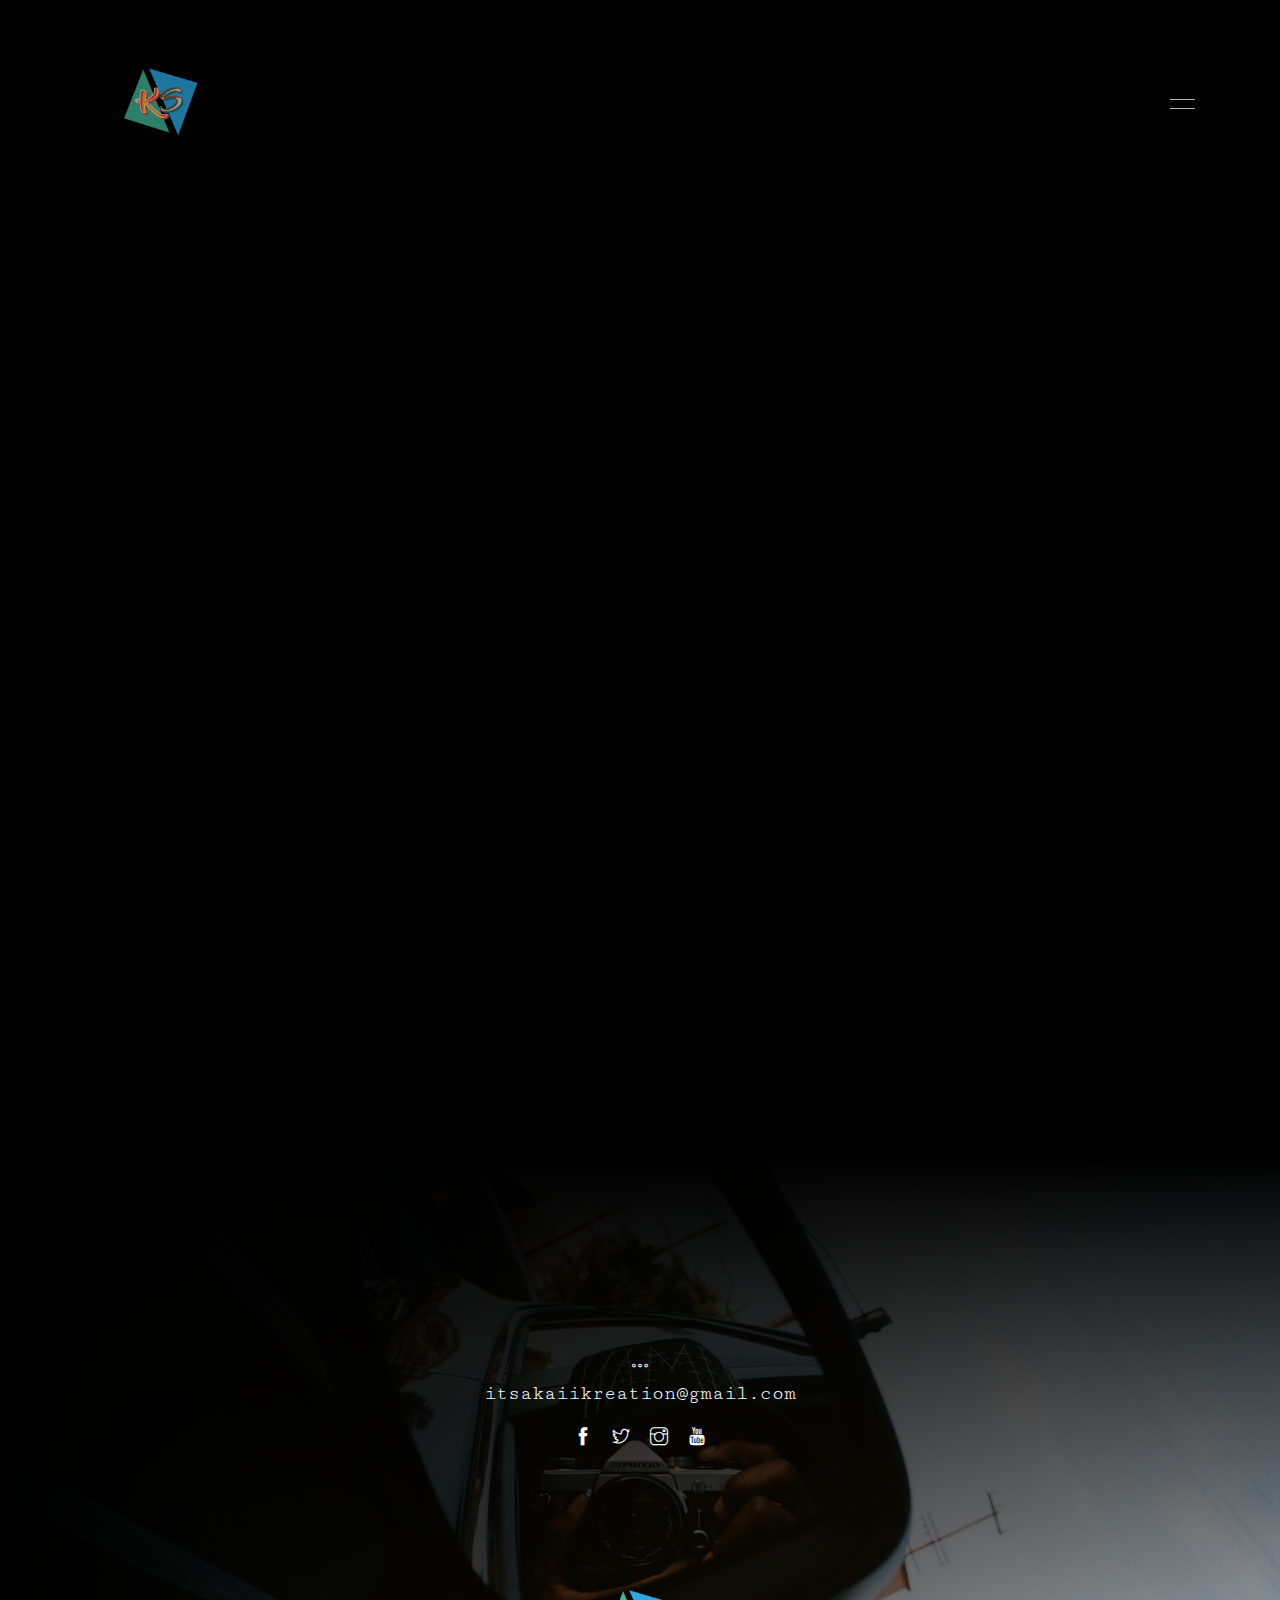
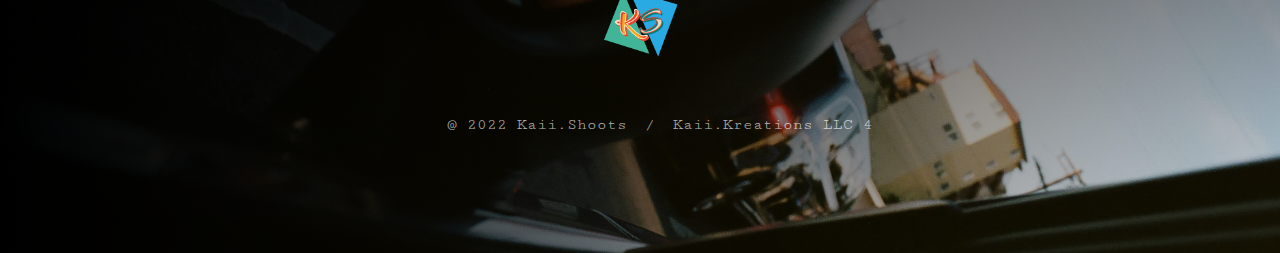
<file: My-profile.html>
<!DOCTYPE HTML>
<html lang="en">
<head>
    <meta charset="utf-8">
    <meta http-equiv="X-UA-Compatible" content="IE=edge">
    <title>Kaii.Shoots | Photographer </title>
    <meta name="viewport" content="width=device-width, initial-scale=1">
    <link rel="icon" type="image/png" href="images/favicon.png" />
    <link rel="stylesheet" href="https://use.fontawesome.com/releases/v5.5.0/css/all.css" integrity="sha384-B4dIYHKNBt8Bc12p+WXckhzcICo0wtJAoU8YZTY5qE0Id1GSseTk6S+L3BlXeVIU" crossorigin="anonymous">
    <link rel="stylesheet" href="css/animate.css">
    <link rel="stylesheet" href="css/themify-icons.css">
    <link rel="stylesheet" href="css/bootstrap.css">
    <link rel="stylesheet" href="css/flexslider.css">
    <link rel="stylesheet" href="css/fancybox.min.css">
    <link rel="stylesheet" href="css/style.css">
    <!-- FOR IE9 below -->
    <!--[if lt IE 9]>
        <script src="js/respond.min.js"></script>
    <![endif] -->
</head>
<body id="Load" oncontextmenu="return false">
    <!-- Preloader -->
    <div class="preloader-bg"></div>
    <div id="preloader">
        <div id="preloader-status">
            <div class="preloader-position loader">
                <span></span>
            </div>
        </div>
    </div>
    <!-- Progress-wrapp scroll-button -->
    <div class="progress-wrap">
        <svg class="progress-circle svg-content" width="100%" height="100%" viewBox="-1 -1 102 102">
            <path d="M50,1 a49,49 0 0,1 0,98 a49,49 0 0,1 0,-98" />
        </svg>
    </div>
    <!-- Menu -->
    <nav class="dorothea-menu" id="ann-navbar-spy">
        <div class="dorothea-menu-inner" id="ann-navbar">
            <ul class="list-unstyled">
                <li><a href="index.html">Home</a></li>
                <li><a href="about.html">About</a></li>
                <li><a href="services.html">Services</a></li>
                <li class="active"><a href="gallery.html">Portfolio</a></li>
                <li><a href="contact.html">Contact</a></li>
            </ul>
        </div>
    </nav>
    <!-- Header -->
    <header class="dorothea-header">
        <div class="container">
            <div class="row align-items-center">
                <!-- Logo -->
                <div class="col-6 col-md-6 dorothea-logo-wrap">
                    <a href="index.html" class="dorothea-logo"><img src="images/logo.png" alt=""></a>
                </div>
                <!-- Menu Burger -->
                <div class="col-6 col-md-6 text-right dorothea-menu-burger-wrap"> <a href="#" class="dorothea-nav-toggle ann-js-dorothea-nav-toggle"><i></i></a> </div>
            </div>
        </div>
    </header>
    <!-- My Favoret -->
    <div class="section-banner">
        <div class="container">
            <div class="row">
                <div class="col-md-12 text-center">
                    <span class="dorothea-heading-meta animate-box" data-animate-effect="fadeInUp">Profile</span>
                    <h2 class="dorothea-heading animate-box" data-animate-effect="fadeInUp">My Favoret</h2>
                </div>
            </div>
            <div class="row align-items-stretch dorothea-photos">
                <div class="col-12">
                    <div class="row align-items-stretch">
                        
                        <div class="col-12 col-md-6 col-lg-4 animate-box" data-animate-effect="fadeInUp" id="ImageF1">
                            
                        </div>
                        <div class="col-12 col-md-6 col-lg-4 animate-box" data-animate-effect="fadeInUp" id="ImageF2">
                          
                        </div>
                        <div class="col-12 col-md-6 col-lg-4 animate-box" data-animate-effect="fadeInUp" id="ImageF3">
                           
                        </div>
                        <div class="col-12 col-md-6 col-lg-4 animate-box" data-animate-effect="fadeInUp" id="ImageF4">
                           
                        </div>
                        <div class="col-12 col-md-6 col-lg-4 animate-box" data-animate-effect="fadeInUp" id="ImageF5">
                           
                        </div>
                        <div class="col-12 col-md-6 col-lg-4 animate-box" data-animate-effect="fadeInUp" id="ImageF6">
                          
                        </div>
                        <div class="col-12 col-md-6 col-lg-4 animate-box" data-animate-effect="fadeInUp" id="ImageF7">
                         
                        </div>
                        <div class="col-12 col-md-6 col-lg-4 animate-box" data-animate-effect="fadeInUp" id="ImageF8">
                          
                        </div>
                        <div class="col-12 col-md-6 col-lg-4 animate-box" data-animate-effect="fadeInUp" id="ImageF9">
                           
                        </div>
                    </div>
                </div>
            </div>
             <!-- Prev-Next services -->
             <section class="services-prev-next">
                <div class="container" >
                  <div class="row">
                     <div class="col-md-12">
                          <div class="d-sm-flex align-items-center justify-content-between">
                              <div class="services-prev-next-left" >
                                   <button class="btn" id="Previouspage" > <i class="ti-arrow-left" ></i> Previous Services</button>
                              </div>
                              <div class="services-prev-next-right" id="Prev_Next">
                                   <button class="btn" id="Nextpage">Next Services <i class="ti-arrow-right" ></i></button>
                              </div>
                          </div>
                      </div>
                  </div>
              </div>
         </section>
        </div>
    </div>
   
    <!--  Shopping Cart -->
    <div class="section-padding dorothea-gallery">
        <div class="container">
            <div class="row">
                <div class="col-md-12 text-center">
                   
                    <h2 class="dorothea-heading animate-box" data-animate-effect="fadeInUp">Shopping Cart</h2>
                </div>
            </div>
            <div class="row align-items-stretch dorothea-photos mb-30">
                <div class="col-12">
                    <!-- IMPORTANT: Some functionality (ajax, iframes, etc) will not work when you're opening local file directly on your browser, the code must be running on a web server. SOURCE: https://fancyapps.com/fancybox/3/docs/ -->
                    <div class="row align-items-stretch" id="cartXXX">
                       
                        
                    </div>
                    
                </div>
            </div>
            <h3 id="Total"></h3>
            <section class="services-prev-next">
                <div class="container">
                  <div class="row">
                     <div class="col-md-12">
                          <div class="d-sm-flex align-items-center justify-content-between">
                            <div id="paypal-button-container"></div>
                          </div>
                      </div>
                  </div>
              </div>
         </section>
        </div>
    </div>
    
    <div class="col-md-6 text-center offset-md-3 animate-box" data-animate-effect="fadeInUp">
        <h3 class="dorothea-contact-heading">My Information</h3>
        
        <div  class="row">
            
            <div class="col-sm-6">
                <div class="form-group">
                    <input type="text" class="form-control" placeholder="Email" id="Email" required> </div>
            </div>
            <div class="col-sm-6">
                <div class="form-group">
                    <input type="text" class="form-control" placeholder="UserName" id="UserName" required> </div>
            </div>
            <div class="col-sm-6">
                <div class="form-group">
                    <input type="password" class="form-control" placeholder="Password" id="Password"> </div>
            </div>
            <div class="col-sm-12">
                <div class="form-group">
                    <input type="button" class="btn btn-contact" value="Save" id="save"> 
                </div>
            </div>
        </div>
    </div>
    <!-- Footer -->
    <div id="dorothea-footer" class="section-banner background-image" style="background: url('images/banner.jpg') center center; background-size: cover;">
        <div class="top-fade"></div>
        <div class="left-fade"></div>
        <div class="wrap-text">
            <i class="ti-more"></i>
            <p><a href="mailto:itsakaiikreation@gmail.com" class="mail">itsakaiikreation@gmail.com</a></p>
            
            <ul class="social-network">
                <li><a href="https://web.facebook.com/profile.php?id=100078231222141"><i class="ti-facebook"></i></a></li>
                <li><a href="#"><i class="ti-twitter"></i></a></li>
                <li><a href="https://www.instagram.com/kaii.shoots/?hl=en"><i class="ti-instagram"></i></a></li>
                <li><a href="https://www.youtube.com/channel/UCwLuVT4x6v6y-PlKK5y2kAw"><i class="ti-youtube"></i></a></li>
            </ul>
            <div><img src="images/logo.png" class="logo-row" alt=""></div>
            <div class="credits-row">
               <ul>
                <li>@ 2022 Kaii.Shoots</li>
                <li>/</li>
                <li><a href="#" target="_blank">Kaii.Kreations LLC 4</a></li>
                </ul>
            </div>
        </div>
    </div>
    <!-- jQuery -->
    <script src="https://www.paypal.com/sdk/js?client-id=AYHJbk-M7BI6w37wOGj7vL-3CvPkUM9cOnHI1dH4dBrpnRBJs_osq5Za4S3ds-uwygkzXVZI1koUkOfK&currency=USD"></script>
    <script src="js/scriptpypl.js"></script>
    <script src="js/jquery.min.js"></script>
    <script src="js/modernizr-2.6.2.min.js"></script>
    <script src="js/jquery.easing.1.3.js"></script>
    <script src="js/bootstrap.min.js"></script>
    <script src="js/jquery.waypoints.min.js"></script>
    <script src="js/jquery.flexslider-min.js"></script>
    <script src="js/sticky-kit.min.js"></script>
    <script src="js/jquery.fancybox.min.js"></script>
    <script src="js/smooth-scroll.min.js"></script>
    <script src="js/main.js"></script>
    <script src="js/menu.js"></script>
    <script src="js/Myprofile.js"></script>
</body>
</html>
</file>
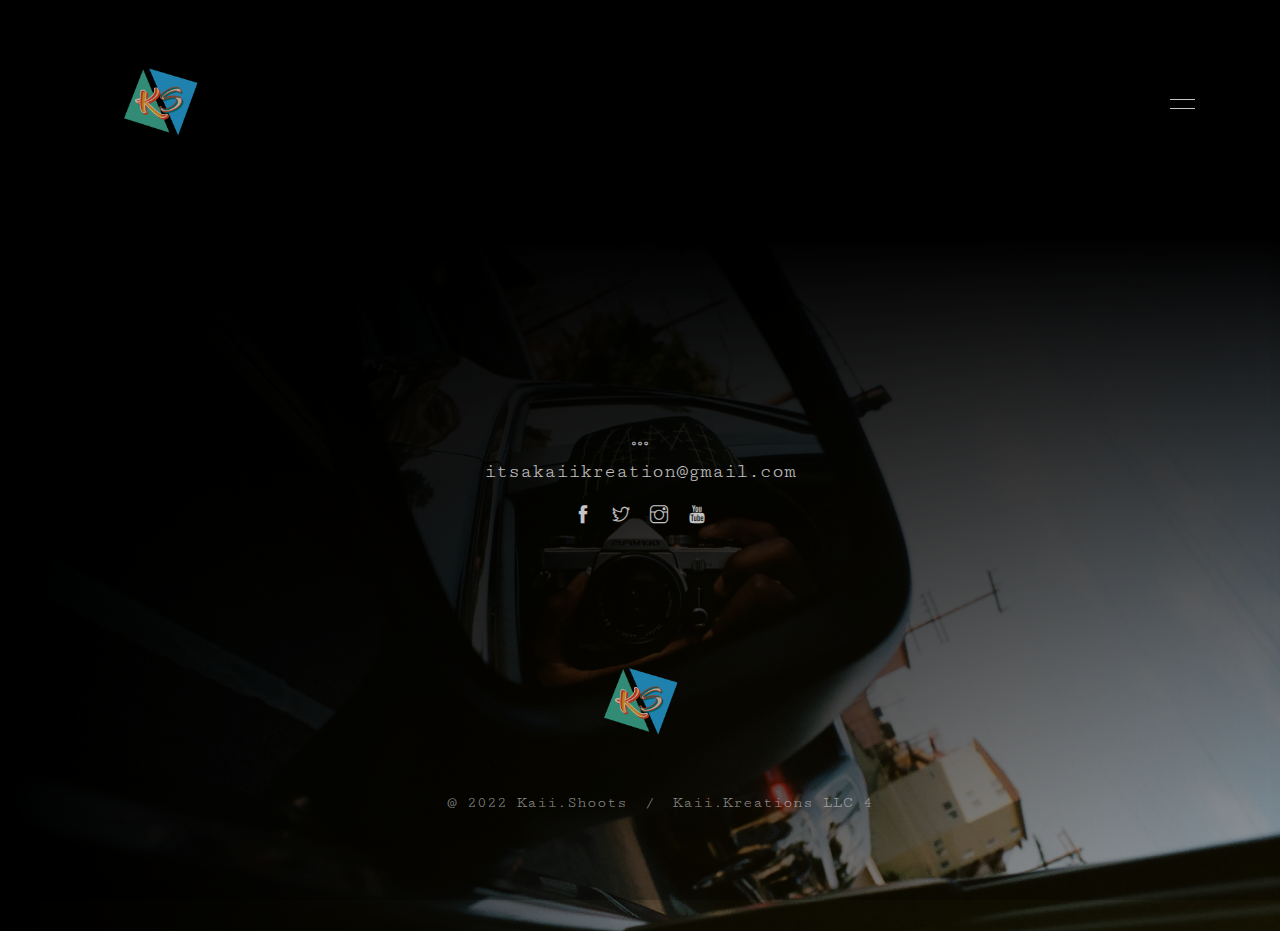
<file: My-Purchases.html>
<!DOCTYPE HTML>
<html lang="en">
<head>
    <meta charset="utf-8">
    <meta http-equiv="X-UA-Compatible" content="IE=edge">
    <title>Kaii.Shoots | Photographer </title>
    <meta name="viewport" content="width=device-width, initial-scale=1">
    <link rel="icon" type="image/png" href="images/favicon.png" />
    <link rel="stylesheet" href="https://use.fontawesome.com/releases/v5.5.0/css/all.css" integrity="sha384-B4dIYHKNBt8Bc12p+WXckhzcICo0wtJAoU8YZTY5qE0Id1GSseTk6S+L3BlXeVIU" crossorigin="anonymous">
    <link rel="stylesheet" href="css/animate.css">
    <link rel="stylesheet" href="css/themify-icons.css">
    <link rel="stylesheet" href="css/bootstrap.css">
    <link rel="stylesheet" href="css/flexslider.css">
    <link rel="stylesheet" href="css/fancybox.min.css">
    <link rel="stylesheet" href="css/style.css">
    <!-- FOR IE9 below -->
    <!--[if lt IE 9]>
        <script src="js/respond.min.js"></script>
    <![endif]oncontextmenu="return false"-->
</head>
<body id="Load" oncontextmenu="return false">
    <!-- Preloader -->
    <div class="preloader-bg"></div>
    <div id="preloader">
        <div id="preloader-status">
            <div class="preloader-position loader">
                <span></span>
            </div>
        </div>
    </div>
    <!-- Progress-wrapp scroll-button -->
    <div class="progress-wrap">
        <svg class="progress-circle svg-content" width="100%" height="100%" viewBox="-1 -1 102 102">
            <path d="M50,1 a49,49 0 0,1 0,98 a49,49 0 0,1 0,-98" />
        </svg>
    </div>
    <!-- Menu -->
    <nav class="dorothea-menu" id="ann-navbar-spy">
        <div class="dorothea-menu-inner" id="ann-navbar">
            <ul class="list-unstyled">
                <li><a href="index.html">Home</a></li>
                <li><a href="about.html">About</a></li>
                <li><a href="services.html">Services</a></li>
                <li class="active"><a href="gallery.html">Portfolio</a></li>
                <li><a href="contact.html">Contact</a></li>
            </ul>
        </div>
    </nav>
    <!-- Header -->
    <header class="dorothea-header">
        <div class="container">
            <div class="row align-items-center">
                <!-- Logo -->
                <div class="col-6 col-md-6 dorothea-logo-wrap">
                    <a href="index.html" class="dorothea-logo"><img src="images/logo.png" alt=""></a>
                </div>
                <!-- Menu Burger -->
                <div class="col-6 col-md-6 text-right dorothea-menu-burger-wrap"> <a href="#" class="dorothea-nav-toggle ann-js-dorothea-nav-toggle"><i></i></a> </div>
            </div>
        </div>
    </header>
     <!--  my purchases -->
     <div class="section-padding dorothea-gallery">
        <div class="container">
            <div class="row">
                <div class="col-md-12 text-center">
                    <h2 class="dorothea-heading animate-box" data-animate-effect="fadeInUp">My Purchases</h2>
                </div>
            </div>
            <div class="row align-items-stretch dorothea-photos mb-30">
                <div class="col-12">
                     <div class="row align-items-stretch" id="Purchases">
                       
                    </div>
                </div>
            </div>
        </div>
    </div>
    <!-- Footer -->
    <div id="dorothea-footer" class="section-banner background-image" style="background: url('images/banner.jpg') center center; background-size: cover;">
        <div class="top-fade"></div>
        <div class="left-fade"></div>
        <div class="wrap-text">
            <i class="ti-more"></i>
            <p><a href="mailto:itsakaiikreation@gmail.com" class="mail">itsakaiikreation@gmail.com</a></p>
            
            <ul class="social-network">
                <li><a href="https://web.facebook.com/profile.php?id=100078231222141"><i class="ti-facebook"></i></a></li>
                <li><a href="#"><i class="ti-twitter"></i></a></li>
                <li><a href="https://www.instagram.com/kaii.shoots/?hl=en"><i class="ti-instagram"></i></a></li>
                <li><a href="https://www.youtube.com/channel/UCwLuVT4x6v6y-PlKK5y2kAw"><i class="ti-youtube"></i></a></li>
            </ul>
            <div><img src="images/logo.png" class="logo-row" alt=""></div>
            <div class="credits-row">
               <ul>
                <li>@ 2022 Kaii.Shoots</li>
                <li>/</li>
                <li><a href="#" target="_blank">Kaii.Kreations LLC 4</a></li>
                </ul>
            </div>
        </div>
    </div>
    <!-- jQuery -->
    <script src="js/jquery.min.js"></script>
    <script src="js/modernizr-2.6.2.min.js"></script>
    <script src="js/jquery.easing.1.3.js"></script>
    <script src="js/bootstrap.min.js"></script>
    <script src="js/jquery.waypoints.min.js"></script>
    <script src="js/jquery.flexslider-min.js"></script>
    <script src="js/sticky-kit.min.js"></script>
    <script src="js/jquery.fancybox.min.js"></script>
    <script src="js/smooth-scroll.min.js"></script>
    <script src="js/main.js"></script>
    <script src="js/menu.js"></script>
    <script src="js/MyPurchases.js"></script>
</body>
</html>
</file>
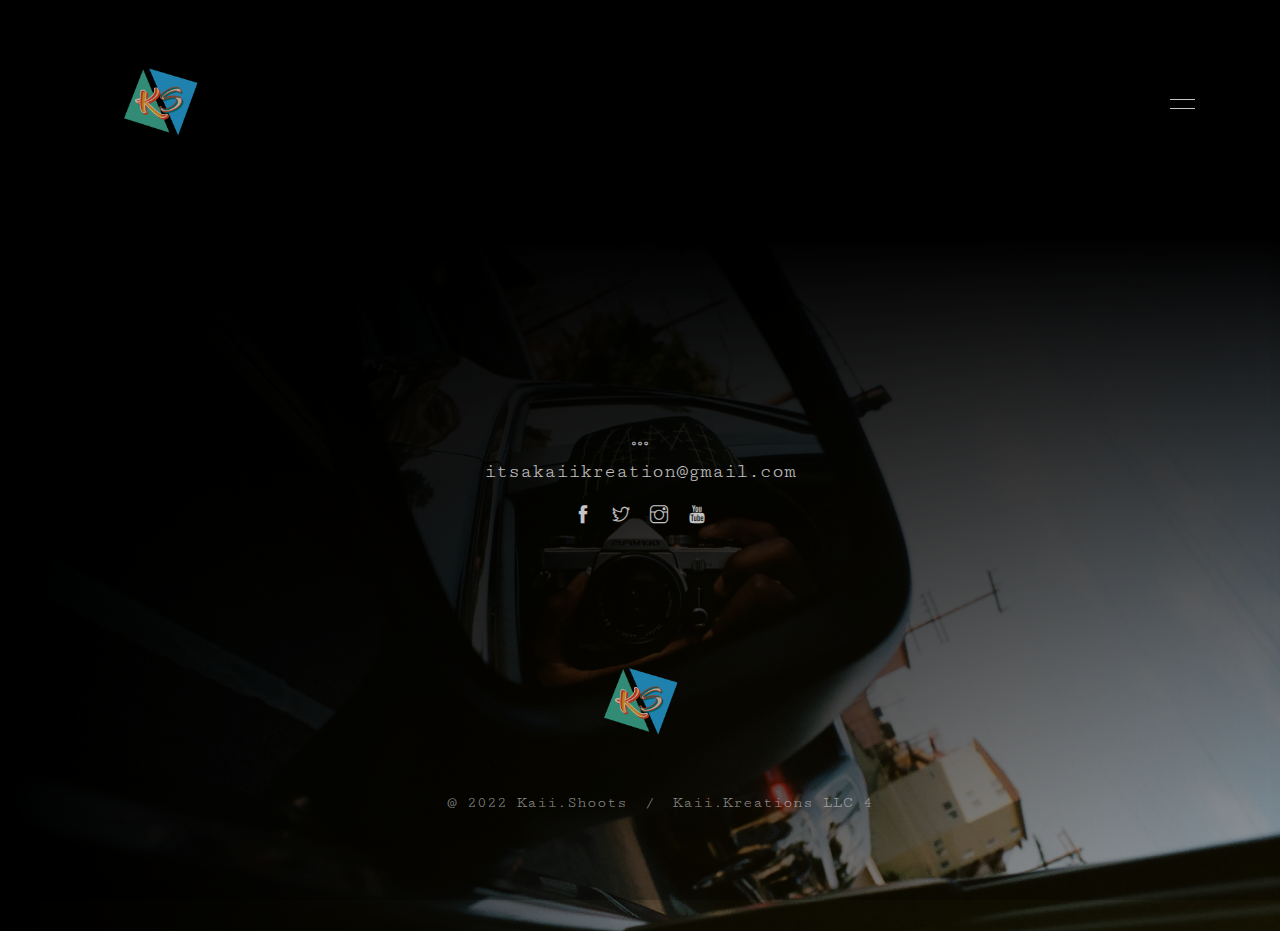
<file: My_Orders.html>
<!DOCTYPE HTML>
<html lang="en">
<head>
    <meta charset="utf-8">
    <meta http-equiv="X-UA-Compatible" content="IE=edge">
    <title>Kaii.Shoots | Photographer </title>
    <meta name="viewport" content="width=device-width, initial-scale=1">
    <link rel="icon" type="image/png" href="images/favicon.png" />
    <link rel="stylesheet" href="https://use.fontawesome.com/releases/v5.5.0/css/all.css" integrity="sha384-B4dIYHKNBt8Bc12p+WXckhzcICo0wtJAoU8YZTY5qE0Id1GSseTk6S+L3BlXeVIU" crossorigin="anonymous">
    <link rel="stylesheet" href="css/animate.css">
    <link rel="stylesheet" href="css/themify-icons.css">
    <link rel="stylesheet" href="css/bootstrap.css">
    <link rel="stylesheet" href="css/flexslider.css">
    <link rel="stylesheet" href="css/fancybox.min.css">
    <link rel="stylesheet" href="css/style.css">
    <!-- FOR IE9 below -->
    <!--[if lt IE 9]>
        <script src="js/respond.min.js"></script>
    <![endif]-->
</head>
<body id="Load" oncontextmenu="return false">
    <!-- Preloader -->
    <div class="preloader-bg"></div>
    <div id="preloader">
        <div id="preloader-status">
            <div class="preloader-position loader">
                <span></span>
            </div>
        </div>
    </div>
    <!-- Progress-wrapp scroll-button -->
    <div class="progress-wrap">
        <svg class="progress-circle svg-content" width="100%" height="100%" viewBox="-1 -1 102 102">
            <path d="M50,1 a49,49 0 0,1 0,98 a49,49 0 0,1 0,-98" />
        </svg>
    </div>
    <!-- Menu -->
    <nav class="dorothea-menu" id="ann-navbar-spy">
        <div class="dorothea-menu-inner" id="ann-navbar">
            <ul class="list-unstyled">
                <li><a href="index.html">Home</a></li>
                <li><a href="about.html">About</a></li>
                <li><a href="services.html">Services</a></li>
                <li ><a href="gallery.html">Portfolio</a></li>
                <li><a href="contact.html">Contact</a></li>
            </ul>
        </div>
    </nav>
    <!-- Header -->
    <header class="dorothea-header">
        <div class="container">
            <div class="row align-items-center">
                <!-- Logo -->
                <div class="col-6 col-md-6 dorothea-logo-wrap">
                    <a href="index.html" class="dorothea-logo"><img src="images/logo.png" alt=""></a>
                </div>
                <!-- Menu Burger -->
                <div class="col-6 col-md-6 text-right dorothea-menu-burger-wrap"> <a href="#" class="dorothea-nav-toggle ann-js-dorothea-nav-toggle"><i></i></a> </div>
            </div>
        </div>
    </header>
    <!--  my Orders -->
    <div class="section-padding dorothea-gallery">
        <div class="container">
            <div class="row">
                <div class="col-md-12 text-center">
                    <h2 class="dorothea-heading animate-box" data-animate-effect="fadeInUp">My Orders</h2>
                </div>
            </div>
            <div class="row align-items-stretch dorothea-photos mb-30">
                <div class="col-12">
                     <div class="row align-items-stretch" id="Orders">
                       
                       
                    </div>
                </div>
            </div>
        </div>
    </div>
    <!-- Footer -->
    <div id="dorothea-footer" class="section-banner background-image" style="background: url('images/banner.jpg') center center; background-size: cover;">
        <div class="top-fade"></div>
        <div class="left-fade"></div>
        <div class="wrap-text">
            <i class="ti-more"></i>
            <p><a href="mailto:itsakaiikreation@gmail.com" class="mail">itsakaiikreation@gmail.com</a></p>
            
            <ul class="social-network">
                <li><a href="https://web.facebook.com/profile.php?id=100078231222141"><i class="ti-facebook"></i></a></li>
                <li><a href="#"><i class="ti-twitter"></i></a></li>
                <li><a href="https://www.instagram.com/kaii.shoots/?hl=en"><i class="ti-instagram"></i></a></li>
                <li><a href="https://www.youtube.com/channel/UCwLuVT4x6v6y-PlKK5y2kAw"><i class="ti-youtube"></i></a></li>
            </ul>
            <div><img src="images/logo.png" class="logo-row" alt=""></div>
            <div class="credits-row">
               <ul>
                <li>@ 2022 Kaii.Shoots</li>
                <li>/</li>
                <li><a href="#" target="_blank">Kaii.Kreations LLC 4</a></li>
                </ul>
            </div>
        </div>
    </div>
    <!-- jQuery -->
    <script src="js/jquery.min.js"></script>
    <script src="js/modernizr-2.6.2.min.js"></script>
    <script src="js/jquery.easing.1.3.js"></script>
    <script src="js/bootstrap.min.js"></script>
    <script src="js/jquery.waypoints.min.js"></script>
    <script src="js/jquery.flexslider-min.js"></script>
    <script src="js/sticky-kit.min.js"></script>
    <script src="js/jquery.fancybox.min.js"></script>
    <script src="js/smooth-scroll.min.js"></script>
    <script src="js/main.js"></script>
    <script src="js/MyOrder.js"></script>
    
</body>
</html>
</file>
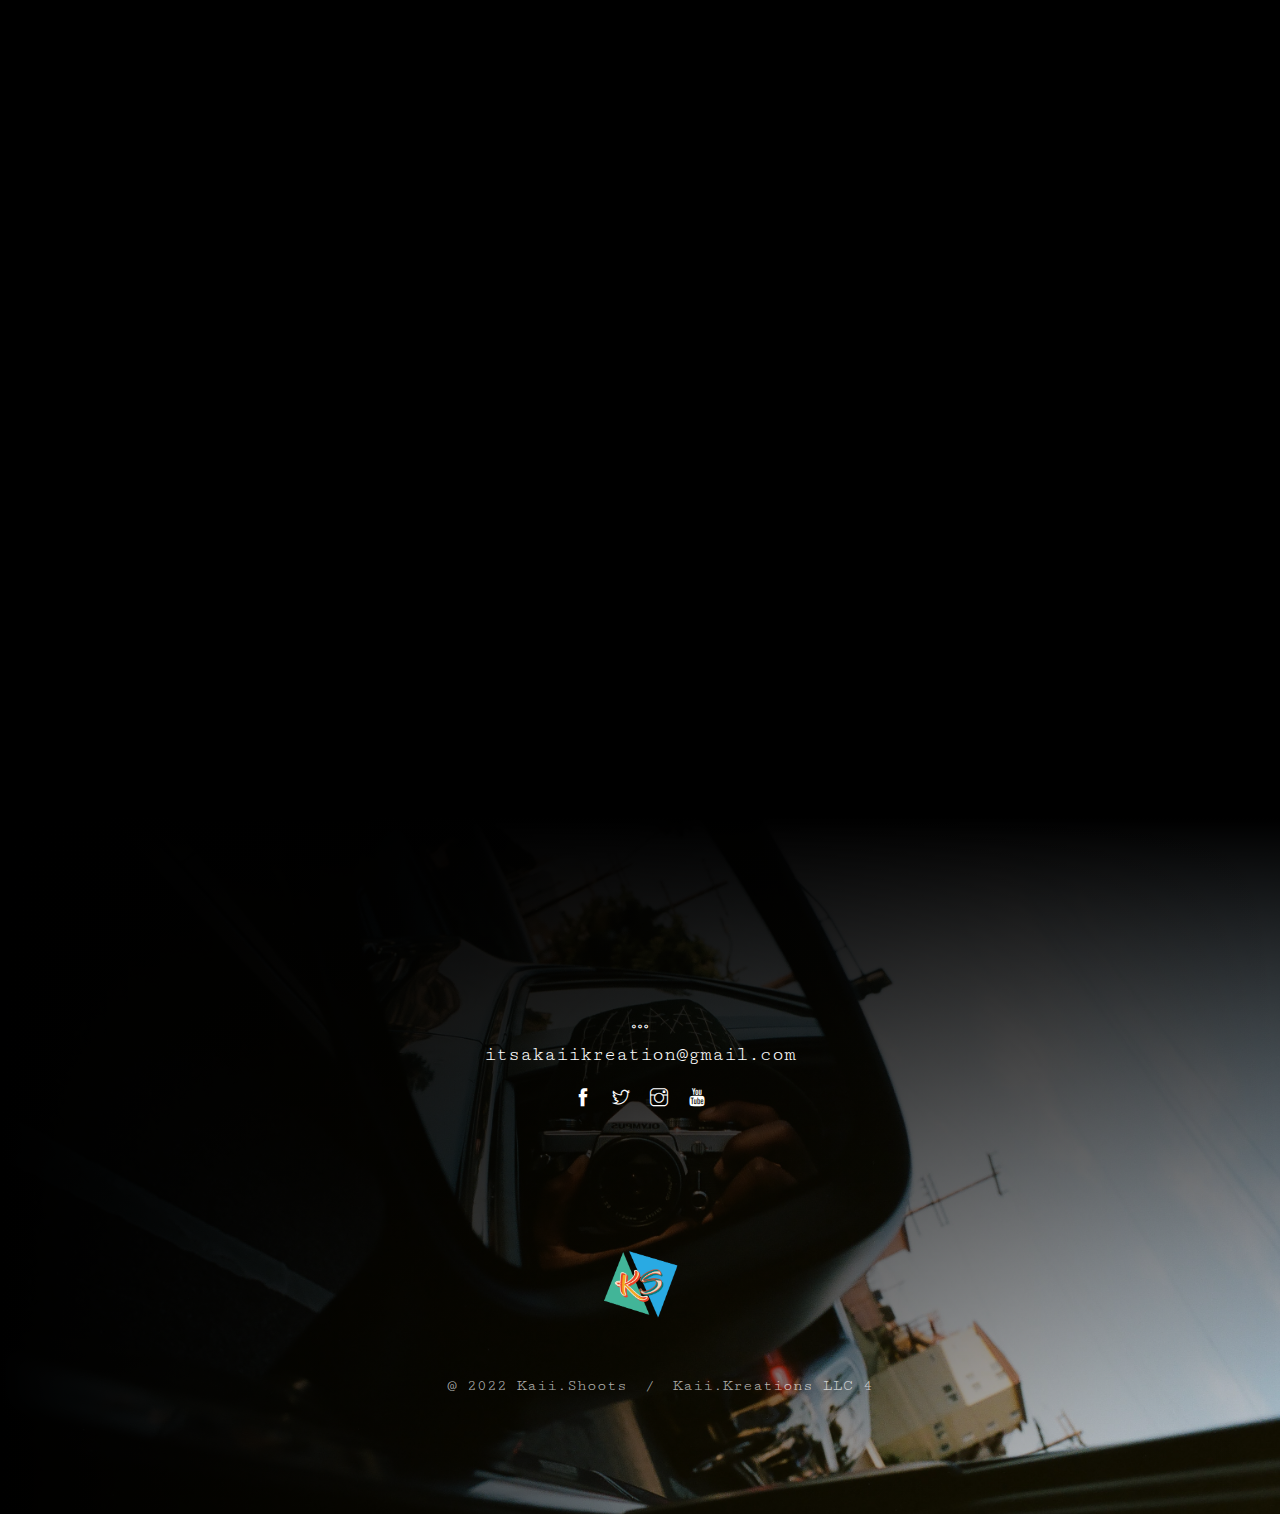
<file: post.html>
<!DOCTYPE HTML>
<html lang="en">
<head>
    <meta charset="utf-8">
    <meta http-equiv="X-UA-Compatible" content="IE=edge">
    <title>Kaii.Shoots | Photographer </title>
    <meta name="viewport" content="width=device-width, initial-scale=1">
    <link rel="icon" type="image/png" href="images/favicon.png" />
    <link rel="stylesheet" href="css/animate.css">
    <link rel="stylesheet" href="css/themify-icons.css">
    <link rel="stylesheet" href="css/bootstrap.css">
    <link rel="stylesheet" href="css/flexslider.css">
    <link rel="stylesheet" href="css/fancybox.min.css">
    <link rel="stylesheet" href="css/style.css">
    <!-- FOR IE9 below -->
    <!--[if lt IE 9]>
        <script src="js/respond.min.js"></script>
    <![endif]-->
</head>
<body id="Load" oncontextmenu="return false">
    <!-- Preloader -->
    <div class="preloader-bg"></div>
    <div id="preloader">
        <div id="preloader-status">
            <div class="preloader-position loader">
                <span></span>
            </div>
        </div>
    </div>
    <!-- Progress-wrapp scroll-button -->
    <div class="progress-wrap">
        <svg class="progress-circle svg-content" width="100%" height="100%" viewBox="-1 -1 102 102">
            <path d="M50,1 a49,49 0 0,1 0,98 a49,49 0 0,1 0,-98" /> </svg>
    </div>
    <!-- Menu -->
    <nav class="dorothea-menu" id="ann-navbar-spy">
        <div class="dorothea-menu-inner" id="ann-navbar">
            <ul class="list-unstyled">
                <li><a href="index.html">Home</a></li>
                <li><a href="about.html">About</a></li>
                <li><a href="services.html">Services</a></li>
                <li><a href="gallery.html">Portfolio</a></li>
                <li><a href="contact.html">Contact</a></li>
            </ul>
        </div>
    </nav>
    <!-- Header -->
    <header class="dorothea-header">
        <div class="container">
            <div class="row align-items-center">
                <!-- Logo -->
                <div class="col-6 col-md-6 dorothea-logo-wrap">
                    <a href="index.html" class="dorothea-logo"><img src="images/logo.png" alt=""></a>
                </div>
                <!-- Menu Burger -->
                <div class="col-6 col-md-6 text-right dorothea-menu-burger-wrap"> <a href="#" class="dorothea-nav-toggle ann-js-dorothea-nav-toggle"><i></i></a> </div>
            </div>
        </div>
    </header>
    <!-- Post -->
    <div class="section-banner">
        <div class="container">
            <div class="row">
                <div class="col-md-12 image-content animate-box" data-animate-effect="fadeInUp"> <img src="images/blog/02.jpg" class="img-fluid mb-30" alt=""> </div>
            </div>
            <div class="row">
                <div class="col-md-12"> <span class="dorothea-heading-meta animate-box" data-animate-effect="fadeInUp">Fashion</span>
                    <h3 class="dorothea-post-heading animate-box" data-animate-effect="fadeInUp">Wedding nulla sapien</h3> </div>
            </div>
            <div class="row">
                <div class="col-md-12 animate-box" data-animate-effect="fadeInUp">
                    <p>Luroin non lorem ac erat suscipit bibendum. Nulla facilisi. Sedeuter nunc volutpat, mollis sapien vel, conseyer turpeutionyer masin libero semper. Fusceler mollis augue sit amet hendrerit vestibulum. Duisteyerionyer evenena lacus. Fusce mollis augue sit amet hendrerit vestibulum. Duisteyerionyer venenatis lacus.</p>
                    <p>Quisque gravida eros ut turpis interdum ornare. Interdum et malesu they adamale fames ac ante ipsum primis inno faucibus. Curabitur arcu erosite feugiat in tortor in, volutpat sollicitudin libero. Maecenas nisl est conselur rhoncus loremir consequat et, finibus nec purus.</p>
                    <p>Yuroin non lorem ac erat suscipit bibendum. Nulla facilisi. Sedeuter nunc volutpat, mollis sapien veli conseyer turpeutionyer massa in libero semper sedeuter nunc volutpat, mollis sapien veletion.</p>
                </div>
            </div>
            <div class="row">
                <div class="col-md-12 animate-box" data-animate-effect="fadeInUp">
                    <!-- Comments -->
                    <div class="clear" id="comment-list">
                        <div class="comments-area" id="comments">
                            <h2 class="comments-title">(3) Comments</h2>
                            <ol class="comment-list">
                                <li class="comment">
                                    <div class="comment-body">
                                        <div class="comment-author vcard"> <img class="avatar photo" src="images/team/3.png" alt="">
                                            <h3 class="name">Peter Berry</h3> </div>
                                        <div class="comment-meta"> Sep 28, 2021 </div>
                                        <p>Luroin non lorem ac erat suscipit bibendum nulla facilisi. Sedeuter nunc volutpat the mollis sapien veli, conseyer turpeutionyer massa in libero sempe dranainc nunc miss sapien eletion. Quisque gravida eros ut turpis interdum ornare. Interdum et malesu they adamale fames ac the ante ipsum primis in faucibus. Curabitur arcu erosite feugiat.</p>
                                        <div class="reply"> <a href="#0" class="comment-reply-link"><i class="ti-back-left"></i> Replay</a> </div>
                                    </div>
                                    <!-- sub comment block -->
                                    <ol class="children">
                                        <li class="comment odd parent">
                                            <div class="comment-body">
                                                <div class="comment-author vcard"> <img class="avatar photo" src="images/team/4.png" alt="">
                                                    <h3 class="name">Lena Glenn</h3> </div>
                                                <div class="comment-meta"> Sep 27, 2021 </div>
                                                <p>Luroin non lorem ac erat suscipit bibendum nulla facilisi. Sedeuter nunc volumen the mollis sapien veli, conseyer turpeutionyer massa in libero sempe drana intro nunc miss sapien eletion. Quisque gravida eros ut turpis interdum ornare. Inter et malesu they adamale fames ac the ante ipsum primis.</p>
                                                <div class="reply"> <a href="#0" class="comment-reply-link"><i class="ti-back-left"></i> Replay</a> </div>
                                            </div>
                                        </li>
                                    </ol>
                                </li>
                                <li class="comment">
                                    <!-- comment block -->
                                    <div class="comment-body">
                                        <div class="comment-author vcard"> <img class="avatar photo" src="images/team/5.png" alt="">
                                            <h3 class="name">Cerica Smith</h3> </div>
                                        <div class="comment-meta"> Sep 27, 2021 </div>
                                        <p>Luroin non lorem ac erat suscipit bibendum nulla facilisi. Sedeuter nunc volutpat the mollis sapien veli, conseyer turpeutionyer massa in libero sempe dranainc nunc miss sapien eletion. Quisque gravida eros ut turpis interdum ornare. Interdum et malesu they adamale fames ac the ante ipsum primis in faucibus. Curabitur arcu erosite feugiat.</p>
                                        <div class="reply"> <a href="#0" class="comment-reply-link"><i class="ti-back-left"></i> Replay</a> </div>
                                    </div>
                                </li>
                            </ol>
                        </div>
                    </div>
                </div>
            </div>
            <div class="row">
                <div class="col-md-8 animate-box" data-animate-effect="fadeInUp">
                    <!-- Leave a comments -->
                    <h3 class="dorothea-contact-heading">Leave a Comments</h3>
                    <form method="post" class="row">
                        <div class="col-md-6">
                            <div class="form-group">
                                <input type="text" class="form-control" placeholder="Name" required> </div>
                        </div>
                        <div class="col-md-6">
                            <div class="form-group">
                                <input type="text" class="form-control" placeholder="Email"> </div>
                        </div>
                        <div class="col-md-12">
                            <div class="form-group">
                                <textarea name="message" id="message" cols="30" rows="7" class="form-control" placeholder="Message"></textarea>
                            </div>
                        </div>
                        <div class="col-md-12">
                            <div class="form-group">
                                <input type="submit" class="btn btn-contact" value="Submit Comment"> </div>
                        </div>
                    </form>
                </div>
            </div>
        </div>
    </div>
    <!-- Footer -->
    <div id="dorothea-footer" class="section-banner background-image" style="background: url('images/banner.jpg') center center; background-size: cover;">
        <div class="top-fade"></div>
        <div class="left-fade"></div>
        <div class="wrap-text">
            <i class="ti-more"></i>
            <p><a href="mailto:itsakaiikreation@gmail.com" class="mail">itsakaiikreation@gmail.com</a></p>
            
            <ul class="social-network">
                <li><a href="https://web.facebook.com/profile.php?id=100078231222141"><i class="ti-facebook"></i></a></li>
                <li><a href="#"><i class="ti-twitter"></i></a></li>
                <li><a href="https://www.instagram.com/kaii.shoots/?hl=en"><i class="ti-instagram"></i></a></li>
                <li><a href="https://www.youtube.com/channel/UCwLuVT4x6v6y-PlKK5y2kAw"><i class="ti-youtube"></i></a></li>
            </ul>
            <div><img src="images/logo.png" class="logo-row" alt=""></div>
            <div class="credits-row">
               <ul>
                <li>@ 2022 Kaii.Shoots</li>
                <li>/</li>
                <li><a href="#" target="_blank">Kaii.Kreations LLC 4</a></li>
                </ul>
            </div>
        </div>
    </div>
    <!-- jQuery -->
    <script src="js/jquery.min.js"></script>
    <script src="js/modernizr-2.6.2.min.js"></script>
    <script src="js/jquery.easing.1.3.js"></script>
    <script src="js/bootstrap.min.js"></script>
    <script src="js/jquery.waypoints.min.js"></script>
    <script src="js/jquery.flexslider-min.js"></script>
    <script src="js/sticky-kit.min.js"></script>
    <script src="js/jquery.fancybox.min.js"></script>
    <script src="js/smooth-scroll.min.js"></script>
    <script src="js/main.js"></script>
    <script src="js/menu.js"></script>
</body>
</html>
</file>
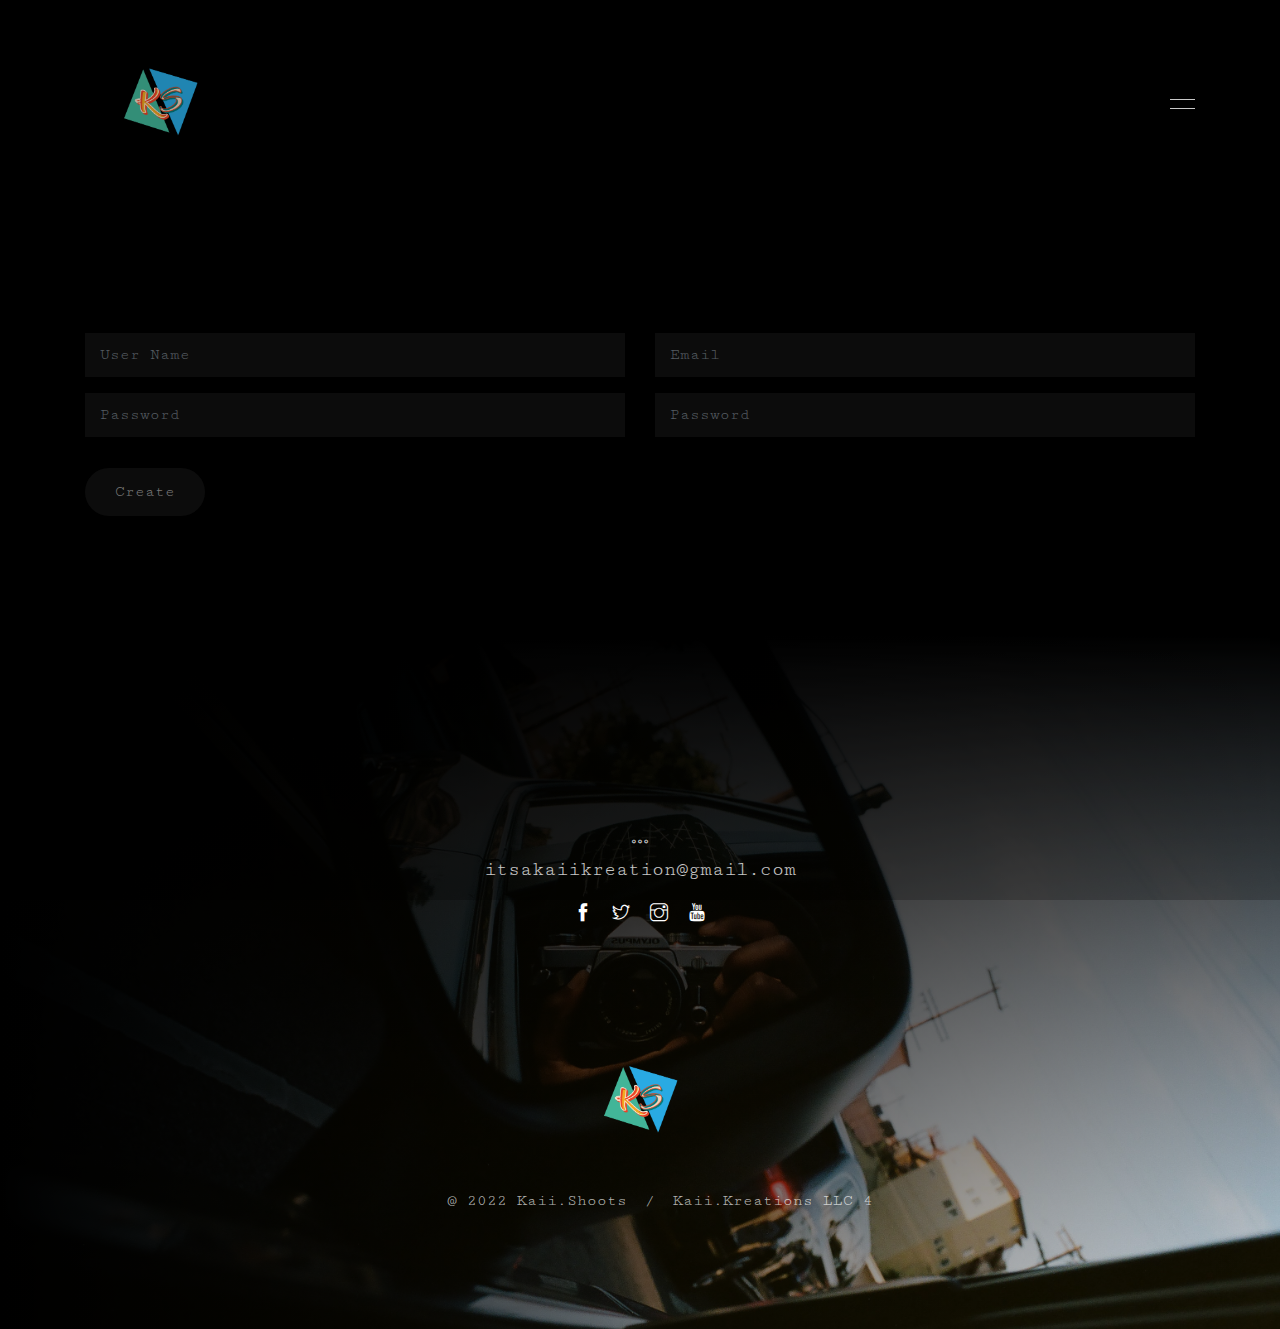
<file: Register.html>
<!DOCTYPE HTML>
<html lang="en">
<head>
    <meta charset="utf-8">
    <meta http-equiv="X-UA-Compatible" content="IE=edge">
    <title>Kaii.Shoots | Photographer </title>
    <meta name="viewport" content="width=device-width, initial-scale=1">
    <link rel="icon" type="image/png" href="images/favicon.png" />
    <link rel="stylesheet" href="css/animate.css">
    <link rel="stylesheet" href="css/themify-icons.css">
    <link rel="stylesheet" href="css/bootstrap.css">
    <link rel="stylesheet" href="css/flexslider.css">
    <link rel="stylesheet" href="css/fancybox.min.css">
    <link rel="stylesheet" href="css/style.css">
    <!-- FOR IE9 below -->
    <!--[if lt IE 9]>
        <script src="js/respond.min.js"></script>
    <![endif]-->
    
   
</head>
<body id="load" oncontextmenu="return false">
    <!-- Preloader -->
    <div class="preloader-bg"></div>
    <div id="preloader">
        <div id="preloader-status">
            <div class="preloader-position loader">
                <span></span>
            </div>
        </div>
    </div>
    <!-- Progress-wrapp scroll-button -->
    <div class="progress-wrap">
        <svg class="progress-circle svg-content" width="100%" height="100%" viewBox="-1 -1 102 102">
            <path d="M50,1 a49,49 0 0,1 0,98 a49,49 0 0,1 0,-98" />
        </svg>
    </div>
    <!-- Menu -->
    <nav class="dorothea-menu" id="ann-navbar-spy">
        <div class="dorothea-menu-inner" id="ann-navbar">
            <ul class="list-unstyled">
                <li><a href="Login.html">Login</a></li>
                <li class="active"><a href="Register.html">Register</a></li>
                <li><a href="index.html">Home</a></li>
                <li><a href="about.html">About</a></li>
                <li><a href="services.html">Services</a></li>
                <li><a href="gallery.html">Portfolio</a></li>
                <li><a href="contact.html">Contact</a></li>
            </ul>
        </div>
    </nav>
    <!-- Header -->
    <header class="dorothea-header">
        <div class="container">
            <div class="row align-items-center">
                <!-- Logo -->
                <div class="col-6 col-md-6 dorothea-logo-wrap">
                    <a href="index.html" class="dorothea-logo"><img src="images/logo.png" alt=""></a>
                </div>
                <!-- Menu Burger -->
                <div class="col-6 col-md-6 text-right dorothea-menu-burger-wrap"> <a href="#" class="dorothea-nav-toggle ann-js-dorothea-nav-toggle"><i></i></a> </div>
            </div>
        </div>
    </header>
    <!-- Blog -->
    <div class="section-banner">
        <div class="container">
            <div class="row">
                <div class="col-md-12 text-center">
                    <span class="dorothea-heading-meta animate-box" data-animate-effect="fadeInUp">Register</span>
                    <h2 class="dorothea-heading animate-box" data-animate-effect="fadeInUp">create new account</h2>
                </div>
            </div>
         
               
                <div class="row" id="signup">
                    <div class="col-sm-6">
                        <div class="form-group">
                            <input type="text" class="form-control" id="UserName" placeholder="User Name" required><small id="small1"></small>  </div>
                    </div>
                    <div class="col-sm-6">
                        <div class="form-group">
                            <input type="email" class="form-control" placeholder="Email" id="Email"><small id="small"></small> </div>
                    </div>
                    <div class="col-sm-6">
                        <div class="form-group">
                            <input type="password" class="form-control" id="Password1" placeholder="Password">
                        </div>
                    </div>
                    <div class="col-sm-6">
                        <div class="form-group">
                            <input type="password" class="form-control" id="Password2"  placeholder="Password"> <small id="pswrd"></small> 
                        </div>
                    </div>
                    <div class="col-sm-6">
                        <div class="form-group">
                            <input type="button" class="btn btn-contact" id="btn_Register" value="Create">  </div><small id="eml"></small>
                    </div>
                    <div class="wrapper" id="wrappers">
                        <div class="circle"></div>
                        <div class="circle"></div>
                        <div class="circle"></div>
                        <div class="shadow"></div>
                        <div class="shadow"></div>
                        <div class="shadow"></div>
                        <span>Loading</span>
                    </div>
                </div>
               
               
          
            <div class="row">
                <div class="col-md-12 text-center animate-box" data-animate-effect="fadeInUp">
                    <!-- Pagination -->
                  
                </div>
            </div>
        </div>
    </div>
    <!-- Footer -->
    <div id="dorothea-footer" class="section-banner background-image" style="background: url('images/banner.jpg') center center; background-size: cover;">
        <div class="top-fade"></div>
        <div class="left-fade"></div>
        <div class="wrap-text">
            <i class="ti-more"></i>
            <p><a href="mailto:itsakaiikreation@gmail.com" class="mail">itsakaiikreation@gmail.com</a></p>
            
            <ul class="social-network">
                <li><a href="https://web.facebook.com/profile.php?id=100078231222141"><i class="ti-facebook"></i></a></li>
                <li><a href="#"><i class="ti-twitter"></i></a></li>
                <li><a href="https://www.instagram.com/kaii.shoots/?hl=en"><i class="ti-instagram"></i></a></li>
                <li><a href="https://www.youtube.com/channel/UCwLuVT4x6v6y-PlKK5y2kAw"><i class="ti-youtube"></i></a></li>
            </ul>
            <div><img src="images/logo.png" class="logo-row" alt=""></div>
            <div class="credits-row">
               <ul>
                <li>@ 2022 Kaii.Shoots</li>
                <li>/</li>
                <li><a href="#" target="_blank">Kaii.Kreations LLC 4</a></li>
                </ul>
            </div>
        </div>
    </div>
    <!-- jQuery -->
    <script src="js/jquery.min.js"></script>
    <script src="js/modernizr-2.6.2.min.js"></script>
    <script src="js/jquery.easing.1.3.js"></script>
    <script src="js/bootstrap.min.js"></script>
    <script src="js/jquery.waypoints.min.js"></script>
    <script src="js/jquery.flexslider-min.js"></script>
    <script src="js/sticky-kit.min.js"></script>
    <script src="js/jquery.fancybox.min.js"></script>
    <script src="js/smooth-scroll.min.js"></script>
    <script src="js/main.js"></script>
    <script src="js/Register.js"></script>
   
</body>
</html>
</file>
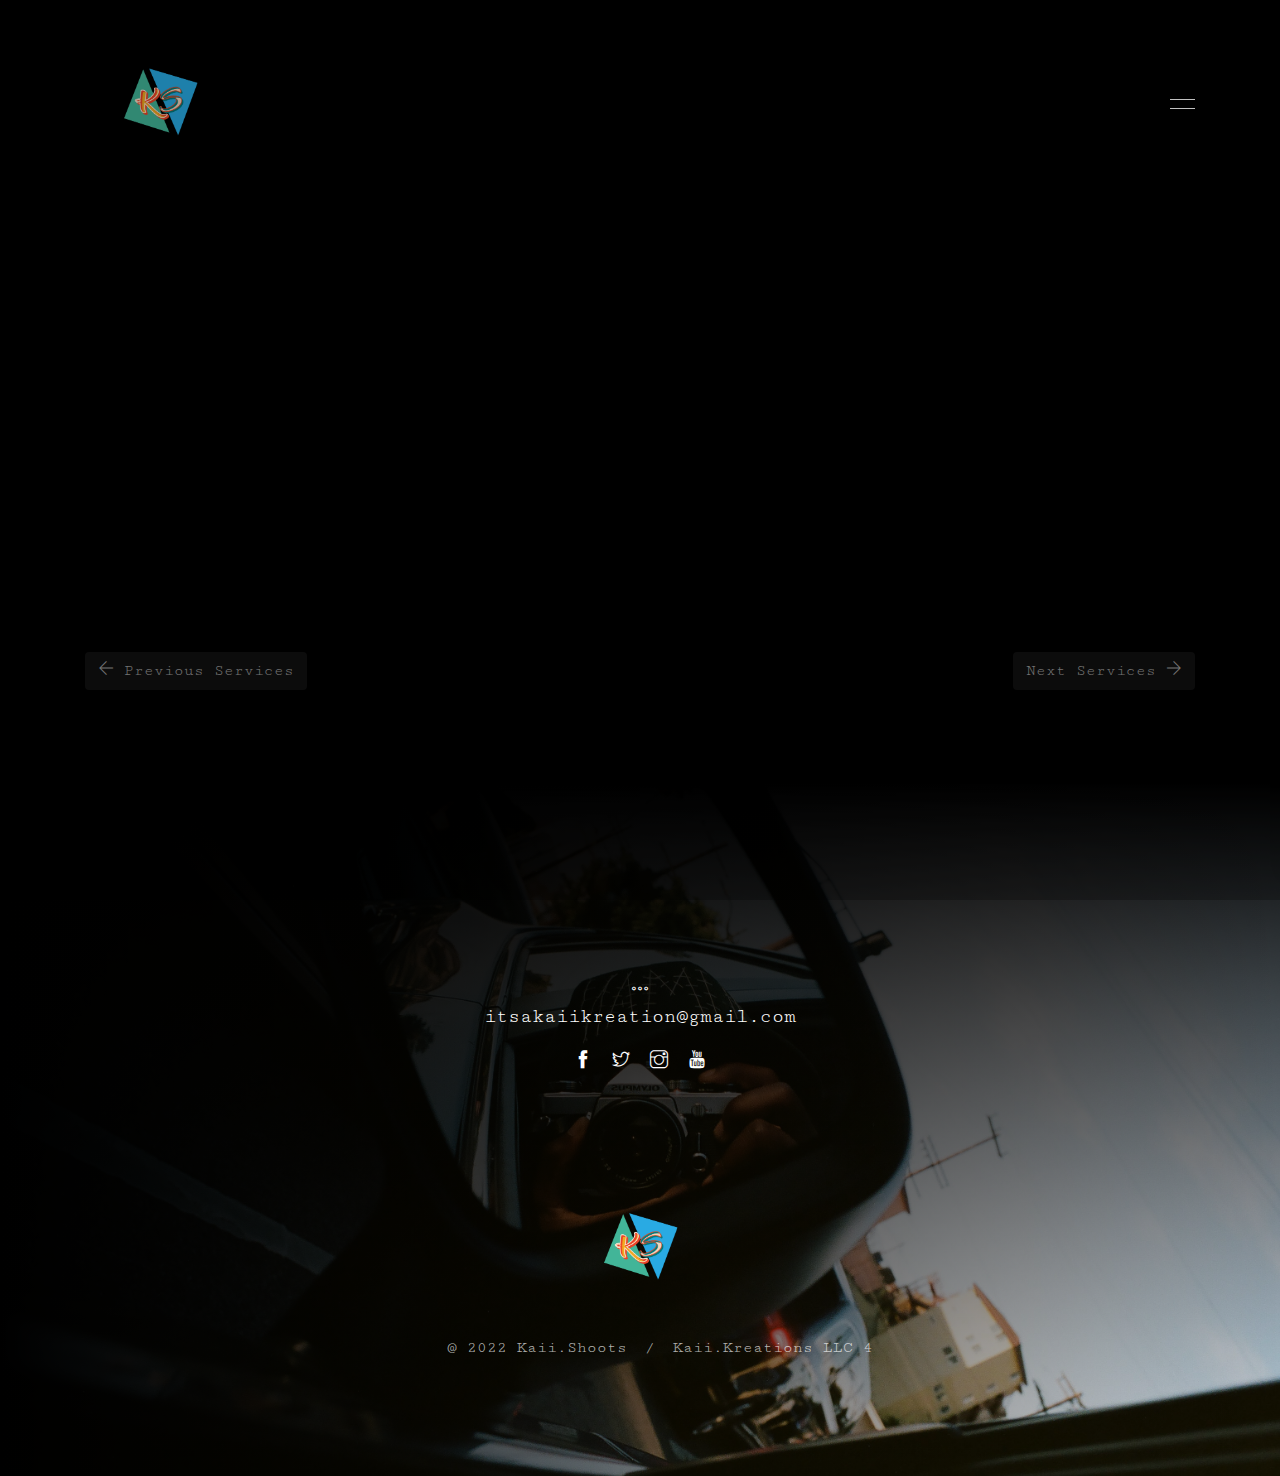
<file: services-post.html>
<!DOCTYPE HTML>
<html lang="en">
<head>
    <meta charset="utf-8">
    <meta http-equiv="X-UA-Compatible" content="IE=edge">
    <title>Kaii.Shoots | Photographer </title>
    <meta name="viewport" content="width=device-width, initial-scale=1">
    <link rel="stylesheet" href="https://use.fontawesome.com/releases/v5.5.0/css/all.css" integrity="sha384-B4dIYHKNBt8Bc12p+WXckhzcICo0wtJAoU8YZTY5qE0Id1GSseTk6S+L3BlXeVIU" crossorigin="anonymous">            
    <link rel="icon" type="image/png" href="images/favicon.png" />
    <link rel="stylesheet" href="css/animate.css">
    <link rel="stylesheet" href="css/themify-icons.css">
    <link rel="stylesheet" href="css/bootstrap.css">
    <link rel="stylesheet" href="css/flexslider.css">
    <link rel="stylesheet" href="css/fancybox.min.css">
    <link rel="stylesheet" href="css/style.css">
    <!-- FOR IE9 below -->
    <!--[if lt IE 9]>
        <script src="js/respond.min.js"></script>
    <![endif]-->
</head>
<body id="Load" oncontextmenu="return false">
    <!-- Preloader -->
    <div class="preloader-bg"></div>
    <div id="preloader">
        <div id="preloader-status">
            <div class="preloader-position loader">
                <span></span>
            </div>
        </div>
    </div>
    <!-- Progress-wrapp scroll-button -->
    <div class="progress-wrap">
        <svg class="progress-circle svg-content" width="100%" height="100%" viewBox="-1 -1 102 102">
            <path d="M50,1 a49,49 0 0,1 0,98 a49,49 0 0,1 0,-98" />
        </svg>
    </div>
    <!-- Menu -->
    <nav class="dorothea-menu" id="ann-navbar-spy">
        <div class="dorothea-menu-inner" id="ann-navbar">
            <ul class="list-unstyled">
                <li><a href="index.html">Home</a></li>
                <li><a href="about.html">About</a></li>
                <li class="active"><a href="services.html">Services</a></li>
                <li><a href="gallery.html">Portfolio</a></li>
                <li><a href="contact.html">Contact</a></li>
            </ul>
        </div>
    </nav>
    <!-- Header -->
    <header class="dorothea-header">
        <div class="container">
            <div class="row align-items-center">
                <!-- Logo -->
                <div class="col-6 col-md-6 dorothea-logo-wrap">
                    <a href="index.html" class="dorothea-logo"><img src="images/logo.png" alt=""></a>
                </div>
                <!-- Menu Burger -->
                <div class="col-6 col-md-6 text-right dorothea-menu-burger-wrap"> <a href="#" class="dorothea-nav-toggle ann-js-dorothea-nav-toggle"><i></i></a> </div>
            </div>
        </div>
    </header>
    <!-- Services Post -->
    <div class="section-banner">
        <div class="container">
            <div class="row">
                <div class="col-md-12 text-center"> 
                    <h2 class="dorothea-heading animate-box" data-animate-effect="fadeInUp">Portrait Photography</h2>
                </div>
            </div>
           
        </div>
        <!-- Gallery -->
        <div class="section-padding">
            <div class="container">
                <div class="row dorothea-photos">
                    <div class="col-12 col-md-4 animate-box" data-animate-effect="fadeInUp"  id="ImageCatigory1">
                        </div>
                    <div class="col-12 col-md-4 animate-box" data-animate-effect="fadeInUp" id="ImageCatigory2">
                            </div>
                    <div class="col-12 col-md-4 animate-box" data-animate-effect="fadeInUp" id="ImageCatigory3">
                        
                    </div>
                    <div class="col-12 col-md-4 animate-box" data-animate-effect="fadeInUp" id="ImageCatigory4">
                        
                    </div>
                    <div class="col-12 col-md-4 animate-box" data-animate-effect="fadeInUp" id="ImageCatigory5">
                        
                    </div>
                    <div class="col-12 col-md-4 animate-box" data-animate-effect="fadeInUp" id="ImageCatigory6">
                        
                    </div>
                    <div class="col-12 col-md-4 animate-box" data-animate-effect="fadeInUp" id="ImageCatigory7">
                        
                    </div>
                    <div class="col-12 col-md-4 animate-box" data-animate-effect="fadeInUp" id="ImageCatigory8">
                        
                    </div>
                    <div class="col-12 col-md-4 animate-box" data-animate-effect="fadeInUp" id="ImageCatigory9">
                        
                    </div>
                </div>
            </div>
        </div>
    </div>
    <!-- Prev-Next services -->
    <section class="services-prev-next">
            <div class="container">
                <div class="row">
                    <div class="col-md-12">
                        <div class="d-sm-flex align-items-center justify-content-between">
                            <div class="services-prev-next-left">
                                <button class="btn" id="PreviousImage"> <i class="ti-arrow-left"></i> Previous Services</button>
                            </div>
                            <div class="services-prev-next-right"> <button class="btn" id="NextImage">Next Services <i class="ti-arrow-right"></i></button></div>
                        </div>
                    </div>
                </div>
            </div>
        </section>
    <!-- Footer -->
    <div id="dorothea-footer" class="section-banner background-image" style="background: url('images/banner.jpg') center center; background-size: cover;">
        <div class="top-fade"></div>
        <div class="left-fade"></div>
        <div class="wrap-text">
            <i class="ti-more"></i>
            <p><a href="mailto:itsakaiikreation@gmail.com" class="mail">itsakaiikreation@gmail.com</a></p>
            
            <ul class="social-network">
                <li><a href="https://web.facebook.com/profile.php?id=100078231222141"><i class="ti-facebook"></i></a></li>
                <li><a href="#"><i class="ti-twitter"></i></a></li>
                <li><a href="https://www.instagram.com/kaii.shoots/?hl=en"><i class="ti-instagram"></i></a></li>
                <li><a href="https://www.youtube.com/channel/UCwLuVT4x6v6y-PlKK5y2kAw"><i class="ti-youtube"></i></a></li>
            </ul>
            <div><img src="images/logo.png" class="logo-row" alt=""></div>
            <div class="credits-row">
               <ul>
                <li>@ 2022 Kaii.Shoots</li>
                <li>/</li>
                <li><a href="#" target="_blank">Kaii.Kreations LLC 4</a></li>
                </ul>
            </div>
        </div>
    </div>
    <!-- jQuery -->
    <script src="js/jquery.min.js"></script>
    <script src="js/modernizr-2.6.2.min.js"></script>
    <script src="js/jquery.easing.1.3.js"></script>
    <script src="js/bootstrap.min.js"></script>
    <script src="js/jquery.waypoints.min.js"></script>
    <script src="js/jquery.flexslider-min.js"></script>
    <script src="js/sticky-kit.min.js"></script>
    <script src="js/jquery.fancybox.min.js"></script>
    <script src="js/smooth-scroll.min.js"></script>
    <script src="js/main.js"></script>
    <script src="js/menu.js"></script>
    <script src="js/postServices.js"></script>
    <script src="js/Favorit_cart.js"></script>
</body>
</html>
</file>
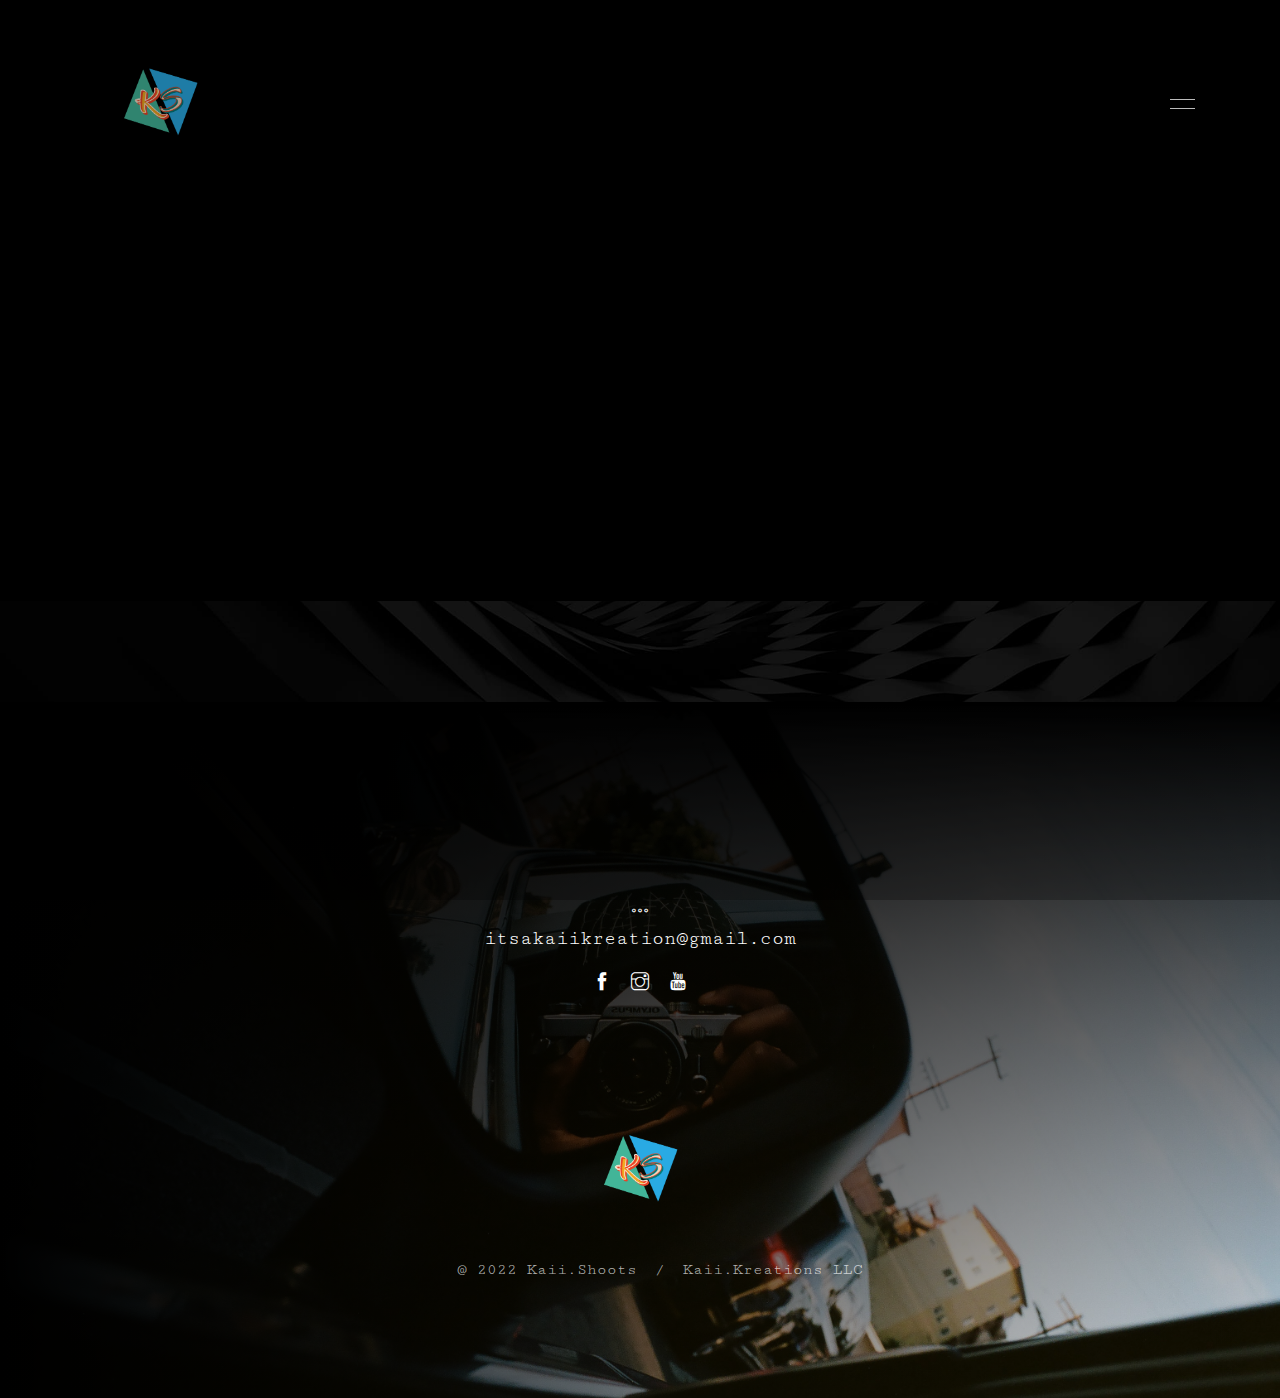
<file: services.html>
<!DOCTYPE HTML>
<html lang="en">
<head>
    <meta charset="utf-8">
    <meta http-equiv="X-UA-Compatible" content="IE=edge">
    <title>Kaii.Shoots | Photographer </title>
    <meta name="viewport" content="width=device-width, initial-scale=1">
    <link rel="icon" type="image/png" href="images/favicon.png" />
    <link rel="stylesheet" href="css/animate.css">
    <link rel="stylesheet" href="css/themify-icons.css">
    <link rel="stylesheet" href="css/bootstrap.css">
    <link rel="stylesheet" href="css/flexslider.css">
    <link rel="stylesheet" href="css/fancybox.min.css">
    <link rel="stylesheet" href="css/style.css">
    <!-- FOR IE9 below -->
    <!--[if lt IE 9]>
        <script src="js/respond.min.js"></script>
    <![endif]-->
</head>
<body id="Load" oncontextmenu="return false">
    <!-- Preloader -->
    <div class="preloader-bg"></div>
    <div id="preloader">
        <div id="preloader-status">
            <div class="preloader-position loader">
                <span></span>
            </div>
        </div>
    </div>
    <!-- Progress-wrapp scroll-button -->
    <div class="progress-wrap">
        <svg class="progress-circle svg-content" width="100%" height="100%" viewBox="-1 -1 102 102">
            <path d="M50,1 a49,49 0 0,1 0,98 a49,49 0 0,1 0,-98" /> </svg>
    </div>
    <!-- Menu -->
    <nav class="dorothea-menu" id="ann-navbar-spy">
        <div class="dorothea-menu-inner" id="ann-navbar">
            <ul class="list-unstyled">
                <li><a href="index.html">Home</a></li>
                <li><a href="about.html">About</a></li>
                <li class="active"><a href="services.html">Services</a></li>
                <li><a href="gallery.html">Portfolio</a></li>
                <li><a href="contact.html">Contact</a></li>
            </ul>
        </div>
    </nav>
    <!-- Header -->
    <header class="dorothea-header">
        <div class="container">
            <div class="row align-items-center">
                <!-- Logo -->
                <div class="col-6 col-md-6 dorothea-logo-wrap">
                    <a href="index.html" class="dorothea-logo"><img src="images/logo.png" alt=""></a>
                </div>
                <!-- Menu Burger -->
                <div class="col-6 col-md-6 text-right dorothea-menu-burger-wrap"> <a href="#" class="dorothea-nav-toggle ann-js-dorothea-nav-toggle"><i></i></a> </div>
            </div>
        </div>
    </header>
    <!-- Services -->
    <div class="section-banner services">
        <div class="container">
            <div class="row">
                <div class="col-md-12 text-center"> <span class="dorothea-heading-meta animate-box" data-animate-effect="fadeInUp">What I Do</span>
                    <h2 class="dorothea-heading animate-box" data-animate-effect="fadeInUp">My Services</h2> </div>
            </div>
            <div class="row" id="pagCategory">
               
                
            </div>
            <div class="row">
                <div class="col-md-12 mt-60 text-center animate-box" data-animate-effect="fadeInUp"> <span class="dorothea-heading-meta">Interested to work with me?</span>
                    <div class="form-group">
                        <input type="button" class="btn btn-contact" href="contact.html" value="Create New Order"> </div>
                </div>
            </div>
        </div>
    </div>
    <!-- Pricing -->
    <div class="section-padding background-image" style="background: url('images/pricing/bg.jpg') center center; background-size: cover;">
        <div class="container">
            <div class="row">
                <div class="col-md-12 text-center"> 
                 
            </div>
            <div class="row">
               
            </div>
        </div>
    </div>
  
    <!-- Footer -->
    <div id="dorothea-footer" class="section-banner background-image" style="background: url('images/banner.jpg') center center; background-size: cover;">
        <div class="top-fade"></div>
        <div class="left-fade"></div>
        <div class="wrap-text">
            <i class="ti-more"></i>
            <p><a href="mailto:itsakaiikreation@gmail.com" class="mail">itsakaiikreation@gmail.com</a></p>
            
            <ul class="social-network">
                <li><a href="https://web.facebook.com/profile.php?id=100078231222141"><i class="ti-facebook"></i></a></li>
               
                <li><a href="https://www.instagram.com/kaii.shoots/?hl=en"><i class="ti-instagram"></i></a></li>
                <li><a href="https://www.youtube.com/channel/UCwLuVT4x6v6y-PlKK5y2kAw"><i class="ti-youtube"></i></a></li>
            </ul>
            <div><img src="images/logo.png" class="logo-row" alt=""></div>
            <div class="credits-row">
               <ul>
                <li>@ 2022 Kaii.Shoots</li>
                <li>/</li>
                <li><a href="#" target="_blank">Kaii.Kreations LLC</a></li>
                </ul>
            </div>
        </div>
    </div>
    <!-- jQuery -->
    <script src="js/jquery.min.js"></script>
    <script src="js/modernizr-2.6.2.min.js"></script>
    <script src="js/jquery.easing.1.3.js"></script>
    <script src="js/bootstrap.min.js"></script>
    <script src="js/jquery.waypoints.min.js"></script>
    <script src="js/jquery.flexslider-min.js"></script>
    <script src="js/sticky-kit.min.js"></script>
    <script src="js/jquery.fancybox.min.js"></script>
    <script src="js/smooth-scroll.min.js"></script>
    <script src="js/main.js"></script>
    <script src="js/menu.js"></script>
    <script src="js/Services.js"></script>
</body>
</html>
</file>
<file: css/themify-icons.css>
@font-face {
	font-family: 'themify';
	src:url('../fonts/themify.eot');
	src:url('../fonts/themify.eot?#iefix') format('embedded-opentype'),
		url('../fonts/themify.woff') format('woff'),
		url('../fonts/themify.ttf') format('truetype'),
		url('../fonts/themify.svg') format('svg');
	font-weight: normal;
	font-style: normal;
}

[class^="ti-"], [class*=" ti-"] {
	font-family: 'themify';
	speak: none;
	font-style: normal;
	font-weight: normal;
	font-variant: normal;
	text-transform: none;
	line-height: 1;

	/* Better Font Rendering =========== */
	-webkit-font-smoothing: antialiased;
	-moz-osx-font-smoothing: grayscale;
}

.ti-wand:before {
	content: "\e600";
}
.ti-volume:before {
	content: "\e601";
}
.ti-user:before {
	content: "\e602";
}
.ti-unlock:before {
	content: "\e603";
}
.ti-unlink:before {
	content: "\e604";
}
.ti-trash:before {
	content: "\e605";
}
.ti-thought:before {
	content: "\e606";
}
.ti-target:before {
	content: "\e607";
}
.ti-tag:before {
	content: "\e608";
}
.ti-tablet:before {
	content: "\e609";
}
.ti-star:before {
	content: "\e60a";
}
.ti-spray:before {
	content: "\e60b";
}
.ti-signal:before {
	content: "\e60c";
}
.ti-shopping-cart:before {
	content: "\e60d";
}
.ti-shopping-cart-full:before {
	content: "\e60e";
}
.ti-settings:before {
	content: "\e60f";
}
.ti-search:before {
	content: "\e610";
}
.ti-zoom-in:before {
	content: "\e611";
}
.ti-zoom-out:before {
	content: "\e612";
}
.ti-cut:before {
	content: "\e613";
}
.ti-ruler:before {
	content: "\e614";
}
.ti-ruler-pencil:before {
	content: "\e615";
}
.ti-ruler-alt:before {
	content: "\e616";
}
.ti-bookmark:before {
	content: "\e617";
}
.ti-bookmark-alt:before {
	content: "\e618";
}
.ti-reload:before {
	content: "\e619";
}
.ti-plus:before {
	content: "\e61a";
}
.ti-pin:before {
	content: "\e61b";
}
.ti-pencil:before {
	content: "\e61c";
}
.ti-pencil-alt:before {
	content: "\e61d";
}
.ti-paint-roller:before {
	content: "\e61e";
}
.ti-paint-bucket:before {
	content: "\e61f";
}
.ti-na:before {
	content: "\e620";
}
.ti-mobile:before {
	content: "\e621";
}
.ti-minus:before {
	content: "\e622";
}
.ti-medall:before {
	content: "\e623";
}
.ti-medall-alt:before {
	content: "\e624";
}
.ti-marker:before {
	content: "\e625";
}
.ti-marker-alt:before {
	content: "\e626";
}
.ti-arrow-up:before {
	content: "\e627";
}
.ti-arrow-right:before {
	content: "\e628";
}
.ti-arrow-left:before {
	content: "\e629";
}
.ti-arrow-down:before {
	content: "\e62a";
}
.ti-lock:before {
	content: "\e62b";
}
.ti-location-arrow:before {
	content: "\e62c";
}
.ti-link:before {
	content: "\e62d";
}
.ti-layout:before {
	content: "\e62e";
}
.ti-layers:before {
	content: "\e62f";
}
.ti-layers-alt:before {
	content: "\e630";
}
.ti-key:before {
	content: "\e631";
}
.ti-import:before {
	content: "\e632";
}
.ti-image:before {
	content: "\e633";
}
.ti-heart:before {
	content: "\e634";
}
.ti-heart-broken:before {
	content: "\e635";
}
.ti-hand-stop:before {
	content: "\e636";
}
.ti-hand-open:before {
	content: "\e637";
}
.ti-hand-drag:before {
	content: "\e638";
}
.ti-folder:before {
	content: "\e639";
}
.ti-flag:before {
	content: "\e63a";
}
.ti-flag-alt:before {
	content: "\e63b";
}
.ti-flag-alt-2:before {
	content: "\e63c";
}
.ti-eye:before {
	content: "\e63d";
}
.ti-export:before {
	content: "\e63e";
}
.ti-exchange-vertical:before {
	content: "\e63f";
}
.ti-desktop:before {
	content: "\e640";
}
.ti-cup:before {
	content: "\e641";
}
.ti-crown:before {
	content: "\e642";
}
.ti-comments:before {
	content: "\e643";
}
.ti-comment:before {
	content: "\e644";
}
.ti-comment-alt:before {
	content: "\e645";
}
.ti-close:before {
	content: "\e646";
}
.ti-clip:before {
	content: "\e647";
}
.ti-angle-up:before {
	content: "\e648";
}
.ti-angle-right:before {
	content: "\e649";
}
.ti-angle-left:before {
	content: "\e64a";
}
.ti-angle-down:before {
	content: "\e64b";
}
.ti-check:before {
	content: "\e64c";
}
.ti-check-box:before {
	content: "\e64d";
}
.ti-camera:before {
	content: "\e64e";
}
.ti-announcement:before {
	content: "\e64f";
}
.ti-brush:before {
	content: "\e650";
}
.ti-briefcase:before {
	content: "\e651";
}
.ti-bolt:before {
	content: "\e652";
}
.ti-bolt-alt:before {
	content: "\e653";
}
.ti-blackboard:before {
	content: "\e654";
}
.ti-bag:before {
	content: "\e655";
}
.ti-move:before {
	content: "\e656";
}
.ti-arrows-vertical:before {
	content: "\e657";
}
.ti-arrows-horizontal:before {
	content: "\e658";
}
.ti-fullscreen:before {
	content: "\e659";
}
.ti-arrow-top-right:before {
	content: "\e65a";
}
.ti-arrow-top-left:before {
	content: "\e65b";
}
.ti-arrow-circle-up:before {
	content: "\e65c";
}
.ti-arrow-circle-right:before {
	content: "\e65d";
}
.ti-arrow-circle-left:before {
	content: "\e65e";
}
.ti-arrow-circle-down:before {
	content: "\e65f";
}
.ti-angle-double-up:before {
	content: "\e660";
}
.ti-angle-double-right:before {
	content: "\e661";
}
.ti-angle-double-left:before {
	content: "\e662";
}
.ti-angle-double-down:before {
	content: "\e663";
}
.ti-zip:before {
	content: "\e664";
}
.ti-world:before {
	content: "\e665";
}
.ti-wheelchair:before {
	content: "\e666";
}
.ti-view-list:before {
	content: "\e667";
}
.ti-view-list-alt:before {
	content: "\e668";
}
.ti-view-grid:before {
	content: "\e669";
}
.ti-uppercase:before {
	content: "\e66a";
}
.ti-upload:before {
	content: "\e66b";
}
.ti-underline:before {
	content: "\e66c";
}
.ti-truck:before {
	content: "\e66d";
}
.ti-timer:before {
	content: "\e66e";
}
.ti-ticket:before {
	content: "\e66f";
}
.ti-thumb-up:before {
	content: "\e670";
}
.ti-thumb-down:before {
	content: "\e671";
}
.ti-text:before {
	content: "\e672";
}
.ti-stats-up:before {
	content: "\e673";
}
.ti-stats-down:before {
	content: "\e674";
}
.ti-split-v:before {
	content: "\e675";
}
.ti-split-h:before {
	content: "\e676";
}
.ti-smallcap:before {
	content: "\e677";
}
.ti-shine:before {
	content: "\e678";
}
.ti-shift-right:before {
	content: "\e679";
}
.ti-shift-left:before {
	content: "\e67a";
}
.ti-shield:before {
	content: "\e67b";
}
.ti-notepad:before {
	content: "\e67c";
}
.ti-server:before {
	content: "\e67d";
}
.ti-quote-right:before {
	content: "\e67e";
}
.ti-quote-left:before {
	content: "\e67f";
}
.ti-pulse:before {
	content: "\e680";
}
.ti-printer:before {
	content: "\e681";
}
.ti-power-off:before {
	content: "\e682";
}
.ti-plug:before {
	content: "\e683";
}
.ti-pie-chart:before {
	content: "\e684";
}
.ti-paragraph:before {
	content: "\e685";
}
.ti-panel:before {
	content: "\e686";
}
.ti-package:before {
	content: "\e687";
}
.ti-music:before {
	content: "\e688";
}
.ti-music-alt:before {
	content: "\e689";
}
.ti-mouse:before {
	content: "\e68a";
}
.ti-mouse-alt:before {
	content: "\e68b";
}
.ti-money:before {
	content: "\e68c";
}
.ti-microphone:before {
	content: "\e68d";
}
.ti-menu:before {
	content: "\e68e";
}
.ti-menu-alt:before {
	content: "\e68f";
}
.ti-map:before {
	content: "\e690";
}
.ti-map-alt:before {
	content: "\e691";
}
.ti-loop:before {
	content: "\e692";
}
.ti-location-pin:before {
	content: "\e693";
}
.ti-list:before {
	content: "\e694";
}
.ti-light-bulb:before {
	content: "\e695";
}
.ti-Italic:before {
	content: "\e696";
}
.ti-info:before {
	content: "\e697";
}
.ti-infinite:before {
	content: "\e698";
}
.ti-id-badge:before {
	content: "\e699";
}
.ti-hummer:before {
	content: "\e69a";
}
.ti-home:before {
	content: "\e69b";
}
.ti-help:before {
	content: "\e69c";
}
.ti-headphone:before {
	content: "\e69d";
}
.ti-harddrives:before {
	content: "\e69e";
}
.ti-harddrive:before {
	content: "\e69f";
}
.ti-gift:before {
	content: "\e6a0";
}
.ti-game:before {
	content: "\e6a1";
}
.ti-filter:before {
	content: "\e6a2";
}
.ti-files:before {
	content: "\e6a3";
}
.ti-file:before {
	content: "\e6a4";
}
.ti-eraser:before {
	content: "\e6a5";
}
.ti-envelope:before {
	content: "\e6a6";
}
.ti-download:before {
	content: "\e6a7";
}
.ti-direction:before {
	content: "\e6a8";
}
.ti-direction-alt:before {
	content: "\e6a9";
}
.ti-dashboard:before {
	content: "\e6aa";
}
.ti-control-stop:before {
	content: "\e6ab";
}
.ti-control-shuffle:before {
	content: "\e6ac";
}
.ti-control-play:before {
	content: "\e6ad";
}
.ti-control-pause:before {
	content: "\e6ae";
}
.ti-control-forward:before {
	content: "\e6af";
}
.ti-control-backward:before {
	content: "\e6b0";
}
.ti-cloud:before {
	content: "\e6b1";
}
.ti-cloud-up:before {
	content: "\e6b2";
}
.ti-cloud-down:before {
	content: "\e6b3";
}
.ti-clipboard:before {
	content: "\e6b4";
}
.ti-car:before {
	content: "\e6b5";
}
.ti-calendar:before {
	content: "\e6b6";
}
.ti-book:before {
	content: "\e6b7";
}
.ti-bell:before {
	content: "\e6b8";
}
.ti-basketball:before {
	content: "\e6b9";
}
.ti-bar-chart:before {
	content: "\e6ba";
}
.ti-bar-chart-alt:before {
	content: "\e6bb";
}
.ti-back-right:before {
	content: "\e6bc";
}
.ti-back-left:before {
	content: "\e6bd";
}
.ti-arrows-corner:before {
	content: "\e6be";
}
.ti-archive:before {
	content: "\e6bf";
}
.ti-anchor:before {
	content: "\e6c0";
}
.ti-align-right:before {
	content: "\e6c1";
}
.ti-align-left:before {
	content: "\e6c2";
}
.ti-align-justify:before {
	content: "\e6c3";
}
.ti-align-center:before {
	content: "\e6c4";
}
.ti-alert:before {
	content: "\e6c5";
}
.ti-alarm-clock:before {
	content: "\e6c6";
}
.ti-agenda:before {
	content: "\e6c7";
}
.ti-write:before {
	content: "\e6c8";
}
.ti-window:before {
	content: "\e6c9";
}
.ti-widgetized:before {
	content: "\e6ca";
}
.ti-widget:before {
	content: "\e6cb";
}
.ti-widget-alt:before {
	content: "\e6cc";
}
.ti-wallet:before {
	content: "\e6cd";
}
.ti-video-clapper:before {
	content: "\e6ce";
}
.ti-video-camera:before {
	content: "\e6cf";
}
.ti-vector:before {
	content: "\e6d0";
}
.ti-themify-logo:before {
	content: "\e6d1";
}
.ti-themify-favicon:before {
	content: "\e6d2";
}
.ti-themify-favicon-alt:before {
	content: "\e6d3";
}
.ti-support:before {
	content: "\e6d4";
}
.ti-stamp:before {
	content: "\e6d5";
}
.ti-split-v-alt:before {
	content: "\e6d6";
}
.ti-slice:before {
	content: "\e6d7";
}
.ti-shortcode:before {
	content: "\e6d8";
}
.ti-shift-right-alt:before {
	content: "\e6d9";
}
.ti-shift-left-alt:before {
	content: "\e6da";
}
.ti-ruler-alt-2:before {
	content: "\e6db";
}
.ti-receipt:before {
	content: "\e6dc";
}
.ti-pin2:before {
	content: "\e6dd";
}
.ti-pin-alt:before {
	content: "\e6de";
}
.ti-pencil-alt2:before {
	content: "\e6df";
}
.ti-palette:before {
	content: "\e6e0";
}
.ti-more:before {
	content: "\e6e1";
}
.ti-more-alt:before {
	content: "\e6e2";
}
.ti-microphone-alt:before {
	content: "\e6e3";
}
.ti-magnet:before {
	content: "\e6e4";
}
.ti-line-double:before {
	content: "\e6e5";
}
.ti-line-dotted:before {
	content: "\e6e6";
}
.ti-line-dashed:before {
	content: "\e6e7";
}
.ti-layout-width-full:before {
	content: "\e6e8";
}
.ti-layout-width-default:before {
	content: "\e6e9";
}
.ti-layout-width-default-alt:before {
	content: "\e6ea";
}
.ti-layout-tab:before {
	content: "\e6eb";
}
.ti-layout-tab-window:before {
	content: "\e6ec";
}
.ti-layout-tab-v:before {
	content: "\e6ed";
}
.ti-layout-tab-min:before {
	content: "\e6ee";
}
.ti-layout-slider:before {
	content: "\e6ef";
}
.ti-layout-slider-alt:before {
	content: "\e6f0";
}
.ti-layout-sidebar-right:before {
	content: "\e6f1";
}
.ti-layout-sidebar-none:before {
	content: "\e6f2";
}
.ti-layout-sidebar-left:before {
	content: "\e6f3";
}
.ti-layout-placeholder:before {
	content: "\e6f4";
}
.ti-layout-menu:before {
	content: "\e6f5";
}
.ti-layout-menu-v:before {
	content: "\e6f6";
}
.ti-layout-menu-separated:before {
	content: "\e6f7";
}
.ti-layout-menu-full:before {
	content: "\e6f8";
}
.ti-layout-media-right-alt:before {
	content: "\e6f9";
}
.ti-layout-media-right:before {
	content: "\e6fa";
}
.ti-layout-media-overlay:before {
	content: "\e6fb";
}
.ti-layout-media-overlay-alt:before {
	content: "\e6fc";
}
.ti-layout-media-overlay-alt-2:before {
	content: "\e6fd";
}
.ti-layout-media-left-alt:before {
	content: "\e6fe";
}
.ti-layout-media-left:before {
	content: "\e6ff";
}
.ti-layout-media-center-alt:before {
	content: "\e700";
}
.ti-layout-media-center:before {
	content: "\e701";
}
.ti-layout-list-thumb:before {
	content: "\e702";
}
.ti-layout-list-thumb-alt:before {
	content: "\e703";
}
.ti-layout-list-post:before {
	content: "\e704";
}
.ti-layout-list-large-image:before {
	content: "\e705";
}
.ti-layout-line-solid:before {
	content: "\e706";
}
.ti-layout-grid4:before {
	content: "\e707";
}
.ti-layout-grid3:before {
	content: "\e708";
}
.ti-layout-grid2:before {
	content: "\e709";
}
.ti-layout-grid2-thumb:before {
	content: "\e70a";
}
.ti-layout-cta-right:before {
	content: "\e70b";
}
.ti-layout-cta-left:before {
	content: "\e70c";
}
.ti-layout-cta-center:before {
	content: "\e70d";
}
.ti-layout-cta-btn-right:before {
	content: "\e70e";
}
.ti-layout-cta-btn-left:before {
	content: "\e70f";
}
.ti-layout-column4:before {
	content: "\e710";
}
.ti-layout-column3:before {
	content: "\e711";
}
.ti-layout-column2:before {
	content: "\e712";
}
.ti-layout-accordion-separated:before {
	content: "\e713";
}
.ti-layout-accordion-merged:before {
	content: "\e714";
}
.ti-layout-accordion-list:before {
	content: "\e715";
}
.ti-ink-pen:before {
	content: "\e716";
}
.ti-info-alt:before {
	content: "\e717";
}
.ti-help-alt:before {
	content: "\e718";
}
.ti-headphone-alt:before {
	content: "\e719";
}
.ti-hand-point-up:before {
	content: "\e71a";
}
.ti-hand-point-right:before {
	content: "\e71b";
}
.ti-hand-point-left:before {
	content: "\e71c";
}
.ti-hand-point-down:before {
	content: "\e71d";
}
.ti-gallery:before {
	content: "\e71e";
}
.ti-face-smile:before {
	content: "\e71f";
}
.ti-face-sad:before {
	content: "\e720";
}
.ti-credit-card:before {
	content: "\e721";
}
.ti-control-skip-forward:before {
	content: "\e722";
}
.ti-control-skip-backward:before {
	content: "\e723";
}
.ti-control-record:before {
	content: "\e724";
}
.ti-control-eject:before {
	content: "\e725";
}
.ti-comments-smiley:before {
	content: "\e726";
}
.ti-brush-alt:before {
	content: "\e727";
}
.ti-youtube:before {
	content: "\e728";
}
.ti-vimeo:before {
	content: "\e729";
}
.ti-twitter:before {
	content: "\e72a";
}
.ti-time:before {
	content: "\e72b";
}
.ti-tumblr:before {
	content: "\e72c";
}
.ti-skype:before {
	content: "\e72d";
}
.ti-share:before {
	content: "\e72e";
}
.ti-share-alt:before {
	content: "\e72f";
}
.ti-rocket:before {
	content: "\e730";
}
.ti-pinterest:before {
	content: "\e731";
}
.ti-new-window:before {
	content: "\e732";
}
.ti-microsoft:before {
	content: "\e733";
}
.ti-list-ol:before {
	content: "\e734";
}
.ti-linkedin:before {
	content: "\e735";
}
.ti-layout-sidebar-2:before {
	content: "\e736";
}
.ti-layout-grid4-alt:before {
	content: "\e737";
}
.ti-layout-grid3-alt:before {
	content: "\e738";
}
.ti-layout-grid2-alt:before {
	content: "\e739";
}
.ti-layout-column4-alt:before {
	content: "\e73a";
}
.ti-layout-column3-alt:before {
	content: "\e73b";
}
.ti-layout-column2-alt:before {
	content: "\e73c";
}
.ti-instagram:before {
	content: "\e73d";
}
.ti-google:before {
	content: "\e73e";
}
.ti-github:before {
	content: "\e73f";
}
.ti-flickr:before {
	content: "\e740";
}
.ti-facebook:before {
	content: "\e741";
}
.ti-dropbox:before {
	content: "\e742";
}
.ti-dribbble:before {
	content: "\e743";
}
.ti-apple:before {
	content: "\e744";
}
.ti-android:before {
	content: "\e745";
}
.ti-save:before {
	content: "\e746";
}
.ti-save-alt:before {
	content: "\e747";
}
.ti-yahoo:before {
	content: "\e748";
}
.ti-wordpress:before {
	content: "\e749";
}
.ti-vimeo-alt:before {
	content: "\e74a";
}
.ti-twitter-alt:before {
	content: "\e74b";
}
.ti-tumblr-alt:before {
	content: "\e74c";
}
.ti-trello:before {
	content: "\e74d";
}
.ti-stack-overflow:before {
	content: "\e74e";
}
.ti-soundcloud:before {
	content: "\e74f";
}
.ti-sharethis:before {
	content: "\e750";
}
.ti-sharethis-alt:before {
	content: "\e751";
}
.ti-reddit:before {
	content: "\e752";
}
.ti-pinterest-alt:before {
	content: "\e753";
}
.ti-microsoft-alt:before {
	content: "\e754";
}
.ti-linux:before {
	content: "\e755";
}
.ti-jsfiddle:before {
	content: "\e756";
}
.ti-joomla:before {
	content: "\e757";
}
.ti-html5:before {
	content: "\e758";
}
.ti-flickr-alt:before {
	content: "\e759";
}
.ti-email:before {
	content: "\e75a";
}
.ti-drupal:before {
	content: "\e75b";
}
.ti-dropbox-alt:before {
	content: "\e75c";
}
.ti-css3:before {
	content: "\e75d";
}
.ti-rss:before {
	content: "\e75e";
}
.ti-rss-alt:before {
	content: "\e75f";
}
</file>
<file: css/style.css>
/* ----------------------------------------------------------------

01. Fonts settings
02. Default style
03. Preloader style
04. Scrollbar style
05. Selection style
06. Navigation style
07. Header style
08. Section style
09. Slider style
10. Heading style
11. About banner style
12. Team style
13. Services style
14. Pricing style
15. FAQs style
16. Gallery style
17. Blog & Post style
18. Button style
19. Progress-wrap style
20. Footer style

------------------------------------------------------------------- */

/* ======= Fonts settings (Gooogle Font: Cutive Mono) ======= */
@import url('https://fonts.googleapis.com/css2?family=Cutive+Mono&display=swap');

/* ======= Default styles ======= */
html,
body {
    -moz-osx-font-smoothing: grayscale;
    -webkit-font-smoothing: antialiased;
    -moz-font-smoothing: antialiased;
    font-smoothing: antialiased;
}
body {
    font-family: 'Cutive Mono', monospace;
    font-size: 16px;
    line-height: 1.5em;
    font-weight: 400;
    color: #999;
    background-color: #000;
}
/* typography */
h1,
h2,
h3,
h4,
h5,
h6 {
    color: #fff;
    font-family: 'Cutive Mono', monospace;
    font-weight: 400;
    line-height: 1.25em;
    margin: 0 0 20px 0;
}

h1 {
    font-size: 40px;
}

h2 {
    font-size: 35px;
}

h3 {
    font-size: 30px;
}

h4 {
    font-size: 25px;
}

h5 {
    font-size: 20px;
}

h6 {
    font-size: 16px;
}


p {
    font-family: 'Cutive Mono', monospace;
    font-size: 16px;
    line-height: 1.5em;
    margin: 0 0 20px;
    color: #999;
    font-weight: 400;
}
/* lists */
ul {
    list-style-type: none;
}
/* links */
a {
    color: #fff;
    -webkit-transition: 0.5s;
    -o-transition: 0.5s;
    transition: 0.5s;
}
a:hover,
a:active,
a:focus {
    color: #fff;
    outline: none;
    text-decoration: none !important;
}
a:link {
    text-decoration: none;
}
a:focus {
    outline: none;
}
img {
    width: 100%;
    height: auto;
}
.js .animate-box {
    opacity: 0;
}
a[href^="tel"] {
    color: inherit;
    text-decoration: none;
}
.bg-fixed {
    background-attachment: fixed;
}

@media (max-width: 992px) {
    .bg-fixed {
    background-attachment: initial;}
}

.mt-60 {
    margin-top: 60px;
}
.mb-30 {
    margin-bottom: 30px;
}
.small,
small {
    font-size: 80%;
}
b,
strong {
    color: #fff;
}
/* form element */
/* text field */
button,
input,
optgroup,
select,
textarea {
    font-family: 'Cutive Mono', monospace;
}
input[type="password"]:focus,
input[type="email"]:focus,
input[type="text"]:focus,
input[type="file"]:focus,
input[type="radio"]:focus,
input[type="checkbox"]:focus,
textarea:focus {
    outline: none;
}
input[type="password"],
input[type="email"],
input[type="text"],
input[type="file"],
textarea {
    max-width: 100%;
    margin-bottom: 15px;
    padding: 10px 15px;
    height: auto;
    -webkit-box-shadow: none;
    box-shadow: none;
    display: block;
    width: 100%;
    font-size: 16px;
    line-height: 1.5em;
    font-weight: 400;
    color: #fff;
    background-image: none;
    border: none;
}
input[type="submit"],
input[type="reset"],
input[type="button"],
button {
    text-shadow: none;
    padding: 12px 30px;
    -webkit-box-shadow: none;
    box-shadow: none;
    font-weight: 400;
    border: none;
    color: #999;
    -webkit-transition: background-color .15s ease-out;
    transition: background-color .15s ease-out;
    background-color: #101010;
    margin-top: 15px;
    font-size: 16px;
    letter-spacing: 0px;
    border-radius: 30px;
}
input[type="submit"]:hover,
input[type="reset"]:hover,
input[type="button"]:hover,
button:hover {
    background-color: #101010;
    color: #fff;
}
#message {
    height: 130px;
    color: #999;
    background: #101010;
}
input[type="password"].form-control,
input[type="email"].form-control,
input[type="text"].form-control,
input[type="file"].form-control,
textarea.form-control {
    background: #101010;
    color: #999;
    border-radius: 0px;
}
input[type="radio"],
input[type="checkbox"] {
    display: inline;
}
select {
    padding: 10px;
    border-radius: 5px;
}
.form-control {
    max-width: 100%;
    margin-bottom: 15px;
    padding: 10px 15px;
    height: auto;
    background-color: #101010;
    -webkit-box-shadow: none;
    box-shadow: none;
    display: block;
    width: 100%;
    font-size: 16px;
    line-height: 1.5em;
    font-weight: 400;
    color: #fff;
    background-image: none;
    border: none;
}
.form-control:active,
.form-control:focus {
    outline: none;
    -webkit-box-shadow: none;
    box-shadow: none;
    border: none;
}
table,
th,
tr,
td {
    border: 1px solid #101010;
}
th,
tr,
td {
    padding: 10px;
}


/* =======  Preloader Style  ======= */
.preloader-bg,
#preloader {
    position: fixed;
    width: 100%;
    height: 100%;
    overflow: hidden;
    background: #000;
    z-index: 999999;
}
#preloader {
    display: table;
    table-layout: fixed;
}
#preloader-status {
    display: table-cell;
    vertical-align: middle;
}
.preloader-position {
    position: relative;
    margin: 0 auto;
    text-align: center;
    -webkit-box-sizing: border-box;
    -moz-box-sizing: border-box;
    -ms-box-sizing: border-box;
    -o-box-sizing: border-box;
    box-sizing: border-box;
}
.loader {
    position: relative;
    width: 45px;
    height: 45px;
    left: 50%;
    top: auto;
    margin-left: -22px;
    margin-top: 2px;
    -webkit-animation: rotate 1s infinite linear;
    -moz-animation: rotate 1s infinite linear;
    -ms-animation: rotate 1s infinite linear;
    -o-animation: rotate 1s infinite linear;
    animation: rotate 1s infinite linear;
    border: 2px solid rgba(255, 255, 255, .2);
    -webkit-border-radius: 50%;
    -moz-border-radius: 50%;
    -ms-border-radius: 50%;
    -o-border-radius: 50%;
    border-radius: 50%;
}
.loader span {
    position: absolute;
    width: 45px;
    height: 45px;
    top: -2px;
    left: -2px;
    border: 2px solid transparent;
    border-top: 2px solid rgba(255, 255, 255, .9);
    -webkit-border-radius: 50%;
    -moz-border-radius: 50%;
    -ms-border-radius: 50%;
    -o-border-radius: 50%;
    border-radius: 50%;
}
@-webkit-keyframes rotate {
    0% {
        -webkit-transform: rotate(0deg);
    }
    100% {
        -webkit-transform: rotate(360deg);
    }
}
@keyframes rotate {
    0% {
        transform: rotate(0deg);
    }
    100% {
        transform: rotate(360deg);
    }
}


/* ======= Scrollbar style ======= */
::-webkit-scrollbar {
    width: 0px;
}
::-webkit-scrollbar-track {
    background: #fff;
}
::-webkit-scrollbar-thumb {
    background: #000;
}
::-webkit-scrollbar-thumb:hover {
    background: #000;
}


/* ======= Selection style ======= */
::-webkit-selection {
    color: #fff;
    background: rgba(0, 0, 0, 0.75);
}
::-moz-selection {
    color: #fff;
    background: rgba(0, 0, 0, 0.75);
}
::selection {
    color: #fff;
    background: rgba(0, 0, 0, 0.75);
}


/* ======= Navigation style ======= */
.dorothea-menu {
    display: block;
    background: rgba(0, 0, 0, 0.9);
    right: 0;
    z-index: 101;
    position: fixed;
    width: 340px;
    -webkit-transform: translateX(100%);
    -ms-transform: translateX(100%);
    transform: translateX(100%);
    -webkit-transition: .3s all ease;
    -o-transition: .3s all ease;
    transition: .3s all ease;
    bottom: 0;
    top: 0;
    -webkit-box-shadow: 0 -20px 20px -5px rgba(0, 0, 0, 0.05);
    box-shadow: 0 -20px 20px -5px rgba(0, 0, 0, 0.05);
    min-height: 300px;
    overflow: auto;
}
.dorothea-menu ul {
    position: relative;
    margin-top: 150px;
    margin-bottom: 50px;
}
.dorothea-menu ul > li {
    list-style: none;
    visibility: hidden;
    opacity: 0;
    top: -20px;
    position: relative;
    text-align: center;
    -webkit-transition: .3s all ease;
    -o-transition: .3s all ease;
    transition: .3s all ease;
    margin: 0 40px;
    padding: 10px 15px;
}
.dorothea-menu ul > li.is-show {
    visibility: visible;
    opacity: 1;
    top: 0px;
}
.dorothea-menu ul > li a {
    color: #999;
    font-size: 18px;
    font-family: 'Cutive Mono', monospace;
    font-weight: 400;
}
.dorothea-menu ul > li a:hover {
    color: #fff;
}
.dorothea-menu ul > li.active a {
    color: #fff;
}
.dorothea-menu.dorothea-menu-show {
    -webkit-transform: translateX(0%);
    -ms-transform: translateX(0%);
    transform: translateX(0%);
}
.dorothea-logo-wrap {
    position: relative;
    z-index: 1021;
}


/* ======= Header style ======= */
.dorothea-header {
    padding: 30px;
    position: absolute;
    top: 0;
    z-index: 900;
    width: 100%;
}
.dorothea-header .dorothea-logo {
    line-height: 0;
    padding: 0;
    color: #fff;
    font-size: 30px;
    font-family: 'Cutive Mono', monospace;
    font-weight: 400;
}
.dorothea-header .dorothea-logo img {
    width: 150px;
}
.dorothea-header .social li {
    display: inline-block;
}
.dorothea-header .social li a {
    color: #fff;
    padding: 0 10px;
}
.dorothea-header .heading {
    color: #fff;
}
.dorothea-header.scrolled {
    position: fixed;
    padding: 30px;
    top: 0;
    background: rgba(0, 0, 0, 0.9);
    -webkit-transition: .0s all ease;
    -o-transition: .0s all ease;
    transition: .0s all ease;
    -webkit-transform: translateY(-100%);
    -ms-transform: translateY(-100%);
    transform: translateY(-100%);
}
.dorothea-header.scrolled .social {
    margin-top: 10px;
}
.dorothea-header.scrolled .social li a {
    color: #fff;
}
.dorothea-header.scrolled .dorothea-logo {
    line-height: 1em;
    padding: 0;
    color: #fff;
    font-size: 30px;
    font-family: 'Cutive Mono', monospace;
    font-weight: 400;
}
.dorothea-header.scrolled .dorothea-nav-toggle {
    top: -1px !important;
}
.dorothea-header.awake {
    -webkit-transition: .3s all ease;
    -o-transition: .3s all ease;
    transition: .3s all ease;
    -webkit-transform: translateY(0%);
    -ms-transform: translateY(0%);
    transform: translateY(0%);
}
.dorothea-header.sleep {
    -webkit-transition: .3s all ease;
    -o-transition: .3s all ease;
    transition: .3s all ease;
    -webkit-transform: translateY(-100%);
    -ms-transform: translateY(-100%);
    transform: translateY(-100%);
}
.dorothea-nav-toggle {
    top: 2px !important;
}
.dorothea-nav-toggle i,
.dorothea-nav-toggle i:before,
.dorothea-nav-toggle i:after {
    background: #fff !important;
}
.dorothea-menu-burger-wrap {
    position: relative;
    z-index: 1022;
}
.dorothea-nav-toggle {
    width: 30px;
    height: 30px;
    cursor: pointer;
    text-decoration: none;
    position: relative;
    top: -15px;
    z-index: 109;
    display: block !important;
    float: right;
    right: 0;
    display: none;
    border-bottom: none !important;
}
.dorothea-nav-toggle:hover i:before {
    top: -7px;
}
.dorothea-nav-toggle:hover i:after {
    bottom: -7px;
}
.dorothea-nav-toggle.active i {
    background: transparent !important;
}
.dorothea-nav-toggle.active i:before {
    top: -1px;
    -webkit-transform: rotateZ(45deg);
    -moz-transform: rotateZ(45deg);
    -ms-transform: rotateZ(45deg);
    -o-transform: rotateZ(45deg);
    transform: rotateZ(45deg);
}
.dorothea-nav-toggle.active i:after {
    bottom: 0;
    -webkit-transform: rotateZ(-45deg);
    -moz-transform: rotateZ(-45deg);
    -ms-transform: rotateZ(-45deg);
    -o-transform: rotateZ(-45deg);
    transform: rotateZ(-45deg);
}
.dorothea-nav-toggle:hover,
.dorothea-nav-toggle:focus,
.dorothea-nav-toggle:active {
    outline: none;
    border-bottom: none !important;
}
.dorothea-nav-toggle i {
    position: relative;
    display: -moz-inline-stack;
    display: inline-block;
    zoom: 1;
    *display: inline;
    width: 25px;
    height: 0px;
    font: bold 14px/.4 Helvetica;
    text-transform: uppercase;
    text-indent: -55px;
    background: #fff;
    -webkit-transition: all .2s ease-out;
    -o-transition: all .2s ease-out;
    transition: all .2s ease-out;
}
.dorothea-nav-toggle i:before,
.dorothea-nav-toggle i:after {
    content: '';
    width: 25px;
    height: 1px;
    background: #fff;
    position: absolute;
    left: 0;
    -webkit-transition: 0.2s;
    -o-transition: 0.2s;
    transition: 0.2s;
}
.dorothea-nav-toggle i:before {
    top: -5px;
}
.dorothea-nav-toggle i:after {
    bottom: -5px;
}


/* ======= Section style ======= */
.section-padding {
    padding: 100px 0;
    clear: both;
    width: 100%;
    display: block;
}
.section-banner {
    padding: 200px 0 100px 0;
    clear: both;
    width: 100%;
    display: block;
}


/* ======= Slider style ======= */
.dorothea-hero .flexslider {
    border: none;
    z-index: 1;
    margin-bottom: 0;
    background: #000;
}
.dorothea-hero .flexslider .slides {
    position: relative;
    overflow: hidden;
}
.dorothea-hero .flexslider .slides li {
    background-repeat: no-repeat;
    background-size: cover;
    background-position: bottom center;
    position: relative;
    min-height: 100vh;
}
.dorothea-hero .flexslider .flex-control-nav {
    bottom: 20px;
    z-index: 1000;
    right: 20px;
    float: right;
    width: auto;
}
.dorothea-hero .flexslider .flex-control-nav li {
    display: none;
    margin-bottom: 6px;
}
.dorothea-hero .flexslider .flex-control-nav li a {
    background: #fff;
    -webkit-box-shadow: none;
    box-shadow: none;
    width: 8px;
    height: 8px;
    cursor: pointer;
}
.dorothea-hero .flexslider .flex-control-nav li a.flex-active {
    cursor: pointer;
    background: #000;
}
.dorothea-hero .flexslider .flex-direction-nav {
    display: none;
}
.dorothea-hero .flexslider .slider-text {
    display: table;
    opacity: 0;
    min-height: 100vh;
    padding: 0;
    z-index: 9;
}
.dorothea-hero .flexslider .slider-text > .slider-text-inner {
    display: table-cell;
    vertical-align: middle;
    min-height: 100vh;
    padding: 20px;
    position: relative;
}
.dorothea-hero .flexslider .slider-text > .slider-text-inner .frame-inner {
    position: relative;
    z-index: 1;
    bottom: 0px;
    left: 0;
    padding: 20px;
    background: transparent;
    text-align: center;
    width: 320px;
}
.dorothea-hero .flexslider .slider-text > .slider-text-inner .desc {
    position: absolute;
    bottom: 0px;
    left: 0;
    padding: 20px;
    background: transparent;
}
/* border frame */
.dorothea-hero .flexslider .slider-text > .slider-text-inner .frame-inner .frame-1,
.dorothea-hero .flexslider .slider-text > .slider-text-inner .frame-inner .frame-2 {
    position: absolute;
    left: 0;
    top: 0;
    width: 100%;
    height: 100%;
    z-index: -1;
}
.dorothea-hero .flexslider .slider-text > .slider-text-inner .frame-inner .frame-1:before,
.dorothea-hero .flexslider .slider-text > .slider-text-inner .frame-inner .frame-1:after,
.dorothea-hero .flexslider .slider-text > .slider-text-inner .frame-inner .frame-2:before,
.dorothea-hero .flexslider .slider-text > .slider-text-inner .frame-inner .frame-2:after {
    content: "";
    display: block;
    position: absolute;
    left: 0;
    top: 0;
    width: 20px;
    height: 20px;
    opacity: 0.5;
}
.dorothea-hero .flexslider .slider-text > .slider-text-inner .frame-inner .frame-1:before {
    border-top: 5px solid #fff;
    border-left: 5px solid #fff;
}
.dorothea-hero .flexslider .slider-text > .slider-text-inner .frame-inner .frame-1:after {
    top: auto;
    bottom: 0;
    border-bottom: 5px solid #fff;
    border-left: 5px solid #fff;
}
.dorothea-hero .flexslider .slider-text > .slider-text-inner .frame-inner .frame-2:before {
    left: auto;
    right: 0;
    border-top: 5px solid #fff;
    border-right: 5px solid #fff;
}
.dorothea-hero .flexslider .slider-text > .slider-text-inner .frame-inner .frame-2:after {
    top: auto;
    bottom: 0;
    left: auto;
    right: 0;
    border-bottom: 5px solid #fff;
    border-right: 5px solid #fff;
}
@media screen and (max-width: 768px) {
    .dorothea-hero .flexslider .slider-text > .slider-text-inner .frame-inner {
        width: 265px;
    }
    .dorothea-hero .flexslider .slider-text > .slider-text-inner {
        text-align: center;
    }
}
.dorothea-hero .flexslider .slider-text > .slider-text-inner h2,
.dorothea-hero .flexslider .slider-text > .slider-text-inner h2 {
    font-size: 35px;
    color: #fff;
    font-family: 'Cutive Mono', monospace;
    font-weight: 400;
    margin: 0;
    line-height: 1.25em;
    letter-spacing: 12px;
    text-transform: uppercase;
    text-align: center;
}
.dorothea-hero .flexslider .slider-text > .slider-text-inner h6,
.dorothea-hero .flexslider .slider-text > .slider-text-inner h6 {
    font-size: 16px;
    color: #fff;
    font-family: 'Cutive Mono', monospace;
    text-transform: uppercase;
    font-weight: 400;
    margin: 0;
    letter-spacing: 7px;
}
@media screen and (max-width: 768px) {
    .dorothea-hero .flexslider .slider-text > .slider-text-inner h2 {
        font-size: 25px;
    }
    .dorothea-hero .flexslider .slider-text > .slider-text-inner h6 {
        font-size: 12px;
    }
}
.dorothea-hero .flexslider .slider-text > .slider-text-inner .heading-section {
    font-size: 50px;
}
@media screen and (max-width: 768px) {
    .dorothea-hero .flexslider .slider-text > .slider-text-inner .heading-section {
        font-size: 30px;
    }
}
.dorothea-hero .flexslider .slider-text > .slider-text-inner p {
    margin-bottom: 0;
}
@media screen and (max-width: 768px) {
    .dorothea-hero .flexslider .slider-text > .slider-text-inner .btn {
        width: 100%;
    }
}
/* bottom fade */
.dorothea-hero .bottom-fade {
    width: 100%;
    bottom: 0;
    height: 50vh;
    z-index: 2;
    float: left;
    position: absolute;
    background: linear-gradient(to top, black 0%, rgba(0, 0, 0, 0.738) 19%, rgba(0, 0, 0, 0.541) 34%, rgba(0, 0, 0, 0.382) 47%, rgba(0, 0, 0, 0.278) 56.5%, rgba(0, 0, 0, 0.194) 65%, rgba(0, 0, 0, 0.126) 73%, rgba(0, 0, 0, 0.075) 80.2%, rgba(0, 0, 0, 0.042) 86.1%, rgba(0, 0, 0, 0.021) 91%, rgba(0, 0, 0, 0.008) 95.2%, rgba(0, 0, 0, 0.002) 98.2%, transparent 100%);
}
.dorothea-hero .top-fade {
    width: 100%;
    top: 0;
    height: 30vh;
    z-index: 2;
    float: left;
    position: absolute;
    background: linear-gradient(to bottom, black 0%, rgba(0, 0, 0, 0.738) 19%, rgba(0, 0, 0, 0.541) 34%, rgba(0, 0, 0, 0.382) 47%, rgba(0, 0, 0, 0.278) 56.5%, rgba(0, 0, 0, 0.194) 65%, rgba(0, 0, 0, 0.126) 73%, rgba(0, 0, 0, 0.075) 80.2%, rgba(0, 0, 0, 0.042) 86.1%, rgba(0, 0, 0, 0.021) 91%, rgba(0, 0, 0, 0.008) 95.2%, rgba(0, 0, 0, 0.002) 98.2%, transparent 100%);
    opacity: .2;
}
/* number */
.dorothea-hero .number {
    position: absolute;
    bottom: 40px;
    left: 0;
    z-index: 3;
}
.dorothea-hero .number i {
    height: 20px;
    float: left;
    margin-right: 5px;
    color: rgba(255, 255, 255, 0.75);
    font-size: 20px;
}
.dorothea-hero .number span {
    line-height: 22px;
    float: left;
    color: #fff;
}
.dorothea-hero .right-bottom-text {
    position: absolute;
    bottom: 40px;
    right: 0;
    z-index: 3;
}
.dorothea-hero .right-bottom-text span {
    line-height: 22px;
    float: left;
    font-family: 'Cutive Mono', monospace;
    color: #fff;
}
/* bounce */
.dorothea-hero .arrow {
    position: absolute;
    height: 100%;
    width: 100%;
    text-align: center;
    z-index: 8;
    bottom: 80px;
}
.dorothea-hero .arrow.bounce {
    -webkit-animation: bounce 2s infinite;
    animation: bounce 2s infinite;
}
.dorothea-hero .arrow i {
    position: relative;
    display: inline-block;
    width: 30px;
    height: 30px;
    line-height: 30px;
    color: #fff;
    font-size: 20px;
}
.dorothea-hero .arrow i:hover:after {
    -webkit-transform: scale(1.2);
    transform: scale(1.2);
    opacity: 0;
    -webkit-transition: all .5s;
    transition: all .5s;
}

@media screen and (max-width: 768px) {
    .dorothea-hero .bottom-fade {
    bottom: -75px;
    }
    .dorothea-hero .number {
        left: 50%;
        transform: translate(-50%, 0);
        bottom: 30px;
    }
    .dorothea-hero .number i {
        font-size: 18px;
    }
    
    .dorothea-hero .number a span {
        font-size: 14px;
    }
    .dorothea-hero .right-bottom-text {
        display: none;
    }
    .dorothea-hero .arrow {
        display: none;
    }
}


/* ======= Heading style ======= */
.dorothea-heading {
    color: #fff;
    font-family: 'Cutive Mono', monospace;
    margin-bottom: 60px;
    font-weight: 400;
    font-size: 35px;
}
.dorothea-heading span {
    display: block;
}
.dorothea-contact-heading {
    color: #fff;
    font-family: 'Cutive Mono', monospace;
    font-weight: 400;
    font-size: 20px;
}
.signature {
    width: 170px;
    height: auto;
}
.dorothea-post-heading {
    color: #fff;
    font-family: 'Cutive Mono', monospace;
    margin-bottom: 30px;
    font-weight: 400;
    font-size: 30px;
}
.dorothea-post-heading span {
    display: block;
}
.dorothea-heading-meta {
    display: block;
    font-family: 'Cutive Mono', monospace;
    font-size: 16px;
    text-transform: uppercase;
    color: #999;
    font-weight: 400;
    letter-spacing: 5px;
    margin-bottom: 5px;
}
@media screen and (max-width: 768px) {
    .dorothea-post-heading {
        margin-bottom: 15px;
    }
}


/* ======= About banner style ======= */
.about-banner-section {
    float: left;
    width: 100%;
    position: relative;
    background: #000;
    overflow: hidden;
}
.about {
    padding-top: 290px;
    padding-bottom: 100px;
    margin-bottom: 200px;
    overflow: visible;
    margin-top: 100px;
}
.about .background-image {
    width: 100%;
    height: 100%;
    position: absolute;
    left: 0;
    top: 0;
}
.about .bottom-fade {
    width: 100%;
    top: 40%;
    height: 60%;
    float: left;
    position: absolute;
    background: linear-gradient(to top, black 0%, rgba(0, 0, 0, 0.738) 19%, rgba(0, 0, 0, 0.541) 34%, rgba(0, 0, 0, 0.382) 47%, rgba(0, 0, 0, 0.278) 56.5%, rgba(0, 0, 0, 0.194) 65%, rgba(0, 0, 0, 0.126) 73%, rgba(0, 0, 0, 0.075) 80.2%, rgba(0, 0, 0, 0.042) 86.1%, rgba(0, 0, 0, 0.021) 91%, rgba(0, 0, 0, 0.008) 95.2%, rgba(0, 0, 0, 0.002) 98.2%, transparent 100%);
}
.about .wrap-text {
    transform: translate(0, 200px);
}
.about .wrap-text {
    max-width: 860px;
    margin: 0 auto;
    padding-left: 75px;
    padding-right: 75px;
    position: relative;
    text-align: center;
}
.about p {
    font-size: 18px;
    margin-bottom: 20px;
}
.about .wrap-text span {
    letter-spacing: 5px;
    text-transform: uppercase;
}
@media screen and (max-width: 1080px) {
    .about {
        padding-top: 0px;
        padding-bottom: 0;
        margin-bottom: 200px;
    }
}
@media screen and (max-width: 640px) {
    .about {
        padding-top: 130px;
        margin-bottom: 200px;
    }
    .about .background-image {
        height: 500px;
    }
    .about .bottom-fade {
        top: 150px;
        height: 350px;
        bottom: auto;
    }
    .about p strong {
        font-size: 16px;
        line-height: 26px;
    }
    .about .wrap-text {
        padding-left: 15px;
        padding-right: 15px;
    }
}


/* ======= Team style ======= */
.dorothea-team {
    position: relative;
    overflow: hidden;
    margin-bottom: 30px;
}
.dorothea-team:hover img {
    -webkit-filter: none;
    filter: none;
    -webkit-transform: scale(1.09, 1.09);
    transform: scale(1.09, 1.09);
    -webkit-filter: brightness(70%);
    -webkit-transition: all 1s ease;
    -moz-transition: all 1s ease;
    -o-transition: all 1s ease;
    -ms-transition: all 1s ease;
    transition: all 1s ease;
}
.dorothea-team img {
    -webkit-transition: all .5s;
    transition: all .5s;
}
.dorothea-team .desc {
    position: absolute;
    top: 0;
    bottom: 0;
    left: 0;
    width: 100%;
    right: 0;
}
.dorothea-team .desc .con {
    padding: 30px;
    display: block;
    position: relative;
}
.dorothea-team .desc .con .icon {
    position: absolute;
}
.dorothea-team .desc .con .icon span {
    display: inline;
    padding-right: 5px;
}
.dorothea-team .desc .con .icon i {
    font-size: 16px;
    color: #fff;
}
.dorothea-team .desc h5 {
    font-size: 20px;
    color: #fff;
    font-family: 'Cutive Mono', monospace;
    font-weight: 400;
    margin-bottom: 0px;
}
.dorothea-team .desc h5 a {
    color: #fff;
}
.dorothea-team .desc span {
    display: block;
    color: #fff;
    font-size: 12px;
    letter-spacing: 3px;
    text-transform: uppercase;
    font-weight: 400;
    margin-bottom: 15px;
}
.dorothea-team .desc span a {
    color: #fff;
}
@media screen and (max-width:768px) {
    .dorothea-team .desc h5 {
        font-size: 20px;
        color: #fff;
        font-weight: 400;
    }
    .dorothea-team .desc span {
        color: #fff;
    }
}


/* ======= Services style ======= */
.services .item {
    position: relative;
    overflow: hidden;
    margin-bottom: 30px;
}
.services .item:hover img {
    -webkit-filter: none;
    filter: none;
    -webkit-transform: scale(1.09, 1.09);
    transform: scale(1.09, 1.09);
    -webkit-filter: brightness(70%);
    -webkit-transition: all 1s ease;
    -moz-transition: all 1s ease;
    -o-transition: all 1s ease;
    -ms-transition: all 1s ease;
    transition: all 1s ease;
}
.services .item:hover .con {
    bottom: 0;
}
.services .item img {
    -webkit-transition: all .5s;
    transition: all .5s;
}
.services .mtop-60 {
    margin-top: 60px;
}
.services .item .con {
    padding: 30px;
    position: absolute;
    bottom: -58px;
    left: 0;
    width: 100%;
    -webkit-transition: all .3s;
    transition: all .3s;
    text-align: center;
    z-index: 20;
    height: auto;
    box-sizing: border-box;
    background: -moz-linear-gradient(top, transparent 0, rgba(0, 0, 0, .1) 2%, rgba(0, 0, 0, .75) 90%);
    background: -webkit-linear-gradient(top, transparent 0, rgba(0, 0, 0, .01) 2%, rgba(0, 0, 0, .75) 90%);
    background: linear-gradient(to bottom, transparent 0, rgba(0, 0, 0, .01) 2%, rgba(0, 0, 0, .75) 90%);
}
.services .item .con h6,
.services .item .con h6 a {
    position: relative;
    color: #fff;
    font-size: 16px;
    margin-bottom: 5px;
}
.services .item .con h5,
.services .item .con h5 a {
    position: relative;
    color: #fff;
    font-size: 20px;
    margin-top: 0px;
    margin-bottom: 15px;
}
.services .item .con p {
    color: #fff;
    font-size: 20px;
}
.services .item .con i {
    color: #fff;
    font-size: 18px;
}
.services .item .con i:hover {
    color: #fff;
}
/* line animation */
.services .item .line {
    text-align: center;
    height: 1px;
    width: 60px;
    background-color: rgba(255, 255, 255, 0.2);
    transition-property: all;
    transition-duration: 0.3s;
    transition-timing-function: ease-in-out;
    margin: 0 auto 30px;
}
.services .item:hover .line {
    width: 100%;
    transition-property: all;
    transition-duration: 0.8s;
    transition-timing-function: ease-in-out;
}
/* prev/next services */
.services-prev-next {
    padding: 30px 0;
    border: none;
    margin-bottom: 60px;
}
@media (max-width: 576px) {
    .services-prev-next {
        text-align: center;
    }
    .services-prev-next-left {
        margin-bottom: 10px;
    }
}
.services-prev-next a {
    display: inline-block;
    font-size: 14px;
    color: #999;
    line-height: 1em;
    text-transform: uppercase;
    letter-spacing: 3px;
}
.services-prev-next a i {
    font-size: 20px;
}
.services-prev-next a:hover {
    color: #fff;
}
.services-prev-next .services-prev-next-left a i {
    margin-right: 3px;
    font-size: 9px;
}
.services-prev-next .services-prev-next-right a i {
    font-size: 9px;
    margin-left: 0;
    margin-left: 3px;
}
@media screen and (max-width: 768px) {
    .services .mtop-60 {
        margin-top: 0;
    }
}


/* ======= Pricing style ======= */
.price-box {
    position: relative;
    width: 100%;
    padding: 0;
    margin: 0;
    text-align: center;
    box-sizing: border-box;
    margin-bottom: 30px;
}
.price-box .price-box-inner {
    position: relative;
    display: inline-block;
    width: 100%;
    vertical-align: middle;
    -webkit-background-size: cover;
    background-size: cover;
    padding: 90px 30px;
}
.price-box .price-box-inner ul {
    list-style: none;
    margin: 0;
    padding: 0;
}
.price-box .price-box-inner ul li {
    margin: 0;
    padding: 0;
    text-align: center
}
.price-box .price-box-inner ul li.pricing-title {
    position: relative;
    font-size: 17px;
}
.price-box .price-box-inner ul li.pricing-title .pricing-pt-title {
    color: #fff;
    display: block;
    box-sizing: border-box;
    font-size: 20px;
    margin-bottom: 30px;
}
.price-box .price-box-inner ul li.pricing-prices {
        position: relative;
    padding: 0 0 30px 0;
}
.price-box .price-box-inner ul li.pricing-prices .pricing-dolar {
    position: relative;
    bottom: 2px;
    color: #fff; 
    font-size: 17px;
    line-height: 1em;
}
.price-box .price-box-inner ul li.pricing-prices .pricing-price {
    position: relative;
    display: inline-block;
    vertical-align: middle;
    left: -5px;
    font-size: 50px;
    color: #fff;
}
.price-box .price-box-inner ul li.pricing-content {
    padding: 0;
    line-height: 1.75em;
    font-size: 16px;
    color: #999;
}


/* ======= FAQs style ======= */
.faqs-box {
    position: relative;
    padding: 0;
}
.faqs-box .block {
    position: relative;
    background: #101010;
    border-radius: 0px;
    overflow: hidden;
    margin-bottom: 16px;
}
.faqs-box .block.active-block {
    background-color: #101010;
}
.faqs-box .block:last-child {
    margin-bottom: 0;
}
.faqs-box .block .acc-btn {
    position: relative;
    font-size: 18px;
    line-height: 20px;
    cursor: pointer;
    padding: 20px 30px;
    padding-right: 60px;
    color: #999;
    transition: all 500ms ease;
}
.faqs-box .block .acc-btn .count {
    color: #fff;
    padding-right: 3px;
}
.faqs-box .block .acc-btn:before {
    position: absolute;
    right: 35px;
    top: 15px;
    height: 30px;
    font-size: 12px;
    font-weight: normal;
    color: #fff;
    line-height: 30px;
    content: "\e61a";
    font-family: "Themify";
    transition: all 500ms ease;
}
.faqs-box .block .acc-btn.active {
    background-color: #101010;
    color: #fff;
}
.faqs-box .block .acc-btn.active:before {
    color: "Themify";
    content: "\e622";
}
.faqs-box .block .acc-content {
    position: relative;
    display: none;
}
.faqs-box .block .content {
    position: relative;
    padding: 0px 30px 30px;
    background-color: #101010;
    color: #999;
}
.faqs-box .block .acc-content.current {
    display: block;
}
.faqs-box .block .content .text {
    display: block;
    position: relative;
    top: 0px;
    display: block;
}


/* ======= Gallery style ======= */
.dorothea-photos .dorothea-photo-item {
    position: relative;
    margin-bottom: 30px;
}
.dorothea-photos .dorothea-photo-item:after {
    position: absolute;
    content: "";
    left: 0;
    right: 0;
    bottom: 0;
    top: 0;
    background: rgba(0, 0, 0, 0.5);
    z-index: 1;
    -webkit-transition: .3s all ease;
    -o-transition: .3s all ease;
    transition: .3s all ease;
    opacity: 0;
    visibility: hidden;
}
.dorothea-photos .dorothea-photo-item .photo-text-more {
    position: absolute;
    z-index: 3;
    top: 50%;
    left: 50%;
    width: 100%;
    -webkit-transform: translate(-50%, -50%);
    -ms-transform: translate(-50%, -50%);
    transform: translate(-50%, -50%);
    margin-top: 30px;
    -webkit-transition: .3s all ease;
    -o-transition: .3s all ease;
    transition: .3s all ease;
    opacity: 0;
    visibility: hidden;
    text-align: center;
    color: rgba(255, 255, 255, 0.6);
}
.dorothea-photos .dorothea-photo-item .photo-text-more .ti-search {
    color: #fff;
    font-size: 20px;
}
.dorothea-photos .dorothea-photo-item .photo-text-more .heading {
    font-size: 16px;
    color: #fff;
    margin-bottom: 0;
    text-transform: uppercase;
}
.dorothea-photos .dorothea-photo-item .photo-text-more .meta {
    color: #cccccc;
    text-transform: uppercase;
    font-size: 12px;
}
.dorothea-photos .dorothea-photo-item img {
    width: 100%;
    -o-object-fit: cover;
    object-fit: cover;
}
@media (max-width: 575.98px) {
    .dorothea-photos .dorothea-photo-item img {}
}
.dorothea-photos .dorothea-photo-item:hover:after {
    opacity: 1;
    visibility: visible;
}
.dorothea-photos .dorothea-photo-item:hover .photo-text-more {
    margin-top: 0;
    opacity: 1;
    visibility: visible;
}
/*  add more style  */
.flex {
    display: -webkit-box;
    display: -ms-flexbox;
    display: -webkit-flex;
    display: flex;
}
.dorothea-more-trigger {
    width: 70px;
    height: 70px;
    border-radius: 35px;
    border: 1px solid #999;
    margin: 0 auto;
    position: relative;
}
.dorothea-more-trigger:hover {
    background: transparent;
    border: 1px solid #fff;
}
.dorothea-more-trigger:hover .plus,
.dorothea-more-trigger:hover .plus:after {
    background: #fff;
}
.plus {
    width: 20px;
    height: 1px;
    background: #999;
    position: absolute;
    top: 50%;
    left: 23px;
    margin: 0 auto;
}
.plus:after {
    content: ' ';
    width: 20px;
    height: 1px;
    background-color: #999;
    position: absolute;
    top: 50%;
    left: 0;
    transform: rotate(90deg);
    -webkit-transform: rotate(90deg);
    -moz-transform: rotate(90deg);
    -o-transform: rotate(90deg);
    -ms-transform: rotate(90deg);
    -sand-transform: rotate(90deg);
}
.dorothea-more-wrapper.hidden {
    display: none;
}
.dorothea-more-wrapper {
    margin: 30px auto;
}
/* show more animation style */
.dorothea-show-more-container {
    visibility: hidden;
    display: none;
    max-height: 0px;
    opacity: 0;
    transition-duration: .5s;
    transition-timing-function: linear;
    height: 100%;
}
.dorothea-show-more-container.visible {
    visibility: visible;
    display: block;
    animation: LHC .3s;
    animation-fill-mode: both;
    min-height: 100%;
}
@keyframes LHC {
    from {
        max-height: 0px;
        opacity: 0;
    }
    to {
        opacity: 1;
        margin-top: -60px;
        max-height: 100%;
    }
}
.dorothea-show-more-container.animated {
    animation: HCC .5s;
    animation-fill-mode: both;
}
@keyframes HCC {
    from {
        max-height: 2050px;
        opacity: 1;
    }
    to {
        opacity: 0;
        max-height: 0px;
    }
}
/* video gallery */
.dorothea-gallery {
    padding-top: 100px;
    padding-bottom: 0px;
    clear: both;
    width: 100%;
    display: block;
}
.dorothea-gallery p {
    position: absolute;
    bottom: 0;
    left: 0;
    right: 0;
    opacity: 1;
    -webkit-transition: 0.3s;
    -o-transition: 0.3s;
    transition: 0.3s;
    height: 100%;
    width: 100%;
    padding: 20px;
    transition: all 0.1s linear;
    color: #fff;
}
.dorothea-gallery i {
    color: #fff;
    font-size: 25px;
    position: absolute;
    top: 50%;
    left: 50%;
    transform: translate(-50%, -50%);
    -ms-transform: translate(-50%, -50%);
    text-align: center;
}
.dorothea-gallery i:hover {
    color: #999;
}
.dorothea-gallery h6 {
    color: #999;
    text-align: center;
    margin-top: 20px;
}
@media screen and (max-width: 768px) {
    .dorothea-gallery {
        padding-top: 100px;
        padding-bottom: 0px;
    }
}


/* ======= Blog & Post style ======= */
.blog-entry {
    width: 100%;
    float: left;
    background: #000;
    margin-bottom: 60px;
}
.blog-entry .desc {
    padding: 0px;
}
@media screen and (max-width: 768px) {
    .blog-entry {
        margin-bottom: 45px;
    }
}
.blog-entry .blog-img {
    width: 100%;
    float: left;
    overflow: hidden;
    position: relative;
    z-index: 1;
    margin-bottom: 20px;
}
.blog-entry .blog-img img {
    position: relative;
    max-width: 100%;
    transition: all 1.5s ease;
}
.blog-entry .desc h3 {
    font-size: 24px;
    margin-bottom: 20px;
    font-weight: 400;
}
.blog-entry .desc h3 a {
    color: #fff;
    text-decoration: none;
    font-family: 'Cutive Mono', monospace;
    font-weight: 400;
    font-size: 20px;
}
.blog-entry .desc span {
    display: block;
    margin-bottom: 5px;
    font-size: 13px;
    color: #999 !important;
}
.blog-entry .desc span small i {
    color: #999;
}
.blog-entry .desc .lead {
    font-size: 16px;
    color: #fff;
    font-weight: 400;
    font-family: 'Cutive Mono', monospace;
}
.blog-entry .desc .lead:hover {
    color: #fff;
}
.blog-entry:hover .blog-img img {
    transform: scale(1.1);
    transition: all 2s ease;
}
/* pagination */
.dorothea-pagination-wrap {
    padding: 0;
    margin: 0;
    text-align: center;
}
.dorothea-pagination-wrap li {
    display: inline-block;
    margin: 0 5px;
}
.dorothea-pagination-wrap li a {
    background: transparent;
    display: inline-block;
    width: 40px;
    height: 40px;
    line-height: 40px;
    text-align: center;
    color: #999;
    font-weight: 400;
    border-radius: 50%;
    border: 1px solid rgba(255, 255, 255, 0.1);
}
.dorothea-pagination-wrap li a:hover {
    opacity: 1;
    text-decoration: none;
    box-shadow: 0px 16px 28px 0px rgba(0, 0, 0, 0.20);
    border: 1px solid #fff;
}
.dorothea-pagination-wrap li a.active {
    background-color: transparent;
    border: 1px solid #fff;
    color: #fff;
}
.dorothea-pagination-wrap li a i {
    font-size: 10px;
}
@media screen and (max-width: 768px) {
    .dorothea-pagination-wrap {
        padding: 0 0 60px 0;
        margin: 0;
        text-align: center;
    }
}
/* post comment */
.comments-area {
    padding: 30px 0;
}
.comments-area .comments-title {
    font-size: 20px;
    font-family: 'Cutive Mono', monospace;
    line-height: 1.5em;
    font-weight: 400;
    color: #fff;
}
.comments-area .comments-title a {
    color: #999;
    border-bottom: 1px dashed #999;
}
.comments-area .comments-title a:hover {
    color: #fff;
}
ol.comment-list {
    list-style: none;
    margin-bottom: 0;
    padding-left: 0;
}
ol.comment-list li.comment {
    position: relative;
    padding: 0;
}
ol.comment-list li.comment .comment-body {
    position: relative;
    padding: 20px 30px 20px 140px;
    margin-left: 40px;
    color: #000;
    position: relative;
}
ol.comment-list li.comment .comment-author {
    display: block;
    margin-bottom: 0px;
}
ol.comment-list li.comment .comment-author .avatar {
    position: absolute;
    top: 20px;
    left: -40px;
    width: 150px;
    height: 150px;
    border-radius: 100%;
    -webkit-border-radius: 100%;
    -moz-border-radius: 100%;
    background-color: #fff;
}
ol.comment-list li.comment .comment-author .name {
    display: inline-block;
    color: #fff;
    font-family: 'Cutive Mono', monospace;
    font-size: 20px;
    line-height: 1.5em;
    font-weight: 400;
    margin-bottom: 0;
}
ol.comment-list li.comment .comment-author .says {
    display: none;
    color: #999;
    font-weight: 400;
}
ol.comment-list li.comment .comment-meta {
    color: #999;
    margin-bottom: 15px;
    font-size: 14px;
    font-weight: 400
}
ol.comment-list li.comment .comment-meta a {
    color: #999;
}
ol.comment-list li.comment .comment-meta:before,
ol.comment-list li.comment .reply a:before {
    font-family: "themify";
    font-size: 16px;
    vertical-align: top;
}
ol.comment-list li.comment p {
    font-family: 'Cutive Mono', monospace;
    margin: 0 0 20px;
    color: #999;
}
ol.comment-list li.comment .reply a {
    position: absolute;
    top: 50px;
    right: 30px;
    margin-top: -5px;
    font-size: 13px;
    color: #999;
}
ol.comment-list li .children {
    list-style: none;
    margin-left: 80px;
}
ol.comment-list li .children li {
    padding: 0;
}
@media only screen and (max-width: 767px) {
    .comments-area .padding-30 {
        padding: 15px;
    }
    ol.comment-list li.comment .comment-body {
        margin-bottom: 30px;
        margin-left: 30px;
    }
    ol.comment-list li.comment .comment-author .avatar {
        left: -35px;
        height: 70px;
        width: 70px;
    }
    ol.comment-list li .children {
        margin-left: 20px;
    }
    ol.comment-list li.comment .reply a {
        position: static;
    }
}
@media only screen and (max-width: 480px) {
    ol.comment-list li.comment .comment-body {
        margin-left: 26px;
    }
    ol.comment-list li.comment .comment-author .avatar {
        left: -15px;
        top: 12px;
        width: 60px;
        height: 60px;
    }
    ol.comment-list li.comment .comment-body {
        padding-left: 55px;
    }
}
/* avatar feedback */
.avatar-container {
    position: relative;
    width: 150px;
    height: 150px;
    margin-bottom: 30px;
}
.avatar-container > i {
    position: absolute;
    top: 0;
    left: 0;
    width: 150px;
    height: 150px;
    overflow: hidden;
    border-radius: 50%;
    background-color: #101010;
    color: #222;
    font-size: 125px;
}
.avatar-container > i::before {
    position: absolute;
    left: 50%;
    transform: translateX(-50%);
    bottom: 0
}
.avatar-container > .placeholder {
    position: absolute;
    width: 150px;
    height: 150px;
    margin: 0 auto 30px;
    padding-top: 100%;
    overflow: hidden;
    border-radius: 50%;
    background-size: cover;
    text-align: center
}
.avatar-container > .button {
    position: absolute;
    left: 50%;
    transform: translateX(-50%);
    bottom: 30%;
    width: 50px;
    height: 50px;
    padding: 0;
    border: 0;
    border-radius: 50%;
}
.avatar-container > .button i {
    position: absolute;
    top: 50%;
    left: 50%;
    transform: translate(-50%, -50%);
    color: #fff;
    font-size: 24px;
}
.avatar-container > .button:hover {
    background: rgba(0, 0, 0, 0.5);
    color: #fff
}
.avatar-container > .button > input[type="file"] {
    display: none
}


/* ======= Button style ======= */
a.underline-text {
    color: #999;
    font-size: 14px;
    letter-spacing: 1px;
    text-transform: uppercase;
    padding-bottom: 3px;
    border-bottom: 1px solid rgba(255, 255, 255, 0.3);
    -webkit-transition: all .2s;
    -o-transition: all .2s;
    transition: all .2s;
}
a.underline-text i {
    font-size: 10px;
}
a.underline-text:hover {
    border-bottom: 1px solid transparent;
    color: #fff;
}


/* ======= Progress-wrap style ======= */
.progress-wrap {
    position: fixed;
    bottom: 30px;
    right: 30px;
    height: 44px;
    width: 44px;
    cursor: pointer;
    display: block;
    border-radius: 50px;
    -webkit-box-shadow: inset 0 0 0 2px rgba(130, 130, 130, 0.2);
    box-shadow: inset 0 0 0 2px rgba(130, 130, 130, 0.2);
    z-index: 100;
    opacity: 0;
    visibility: hidden;
    -webkit-transform: translateY(20px);
    -ms-transform: translateY(20px);
    transform: translateY(20px);
    -webkit-transition: all 400ms linear;
    -o-transition: all 400ms linear;
    transition: all 400ms linear;
}
.progress-wrap.active-progress {
    opacity: 1;
    visibility: visible;
    -webkit-transform: translateY(0);
    -ms-transform: translateY(0);
    transform: translateY(0);
}
.progress-wrap::after {
    position: absolute;
    font-family: 'themify';
    content: '\e627';
    text-align: center;
    line-height: 44px;
    font-size: 13px;
    font-weight: 900;
    color: #fff;
    left: 0;
    top: 0;
    height: 44px;
    width: 44px;
    cursor: pointer;
    display: block;
    z-index: 1;
    -webkit-transition: all 400ms linear;
    -o-transition: all 400ms linear;
    transition: all 400ms linear;
}
.progress-wrap svg path {
    fill: none;
}
.progress-wrap svg.progress-circle path {
    stroke: #fff;
    stroke-width: 2;
    -webkit-box-sizing: border-box;
    box-sizing: border-box;
    -webkit-transition: all 400ms linear;
    -o-transition: all 400ms linear;
    transition: all 400ms linear;
}
.progress-wrap {
    -webkit-box-shadow: inset 0 0 0 2px rgba(130, 130, 130, 0.2);
    box-shadow: inset 0 0 0 2px rgba(130, 130, 130, 0.2);
}
.progress-wrap::after {
    color: #fff;
}
.progress-wrap svg.progress-circle path {
    stroke: #fff;
}


/* ======= Footer style ======= */
#dorothea-footer {
    background: #000;
    float: left;
    width: 100%;
    position: relative;
    padding-left: 15px;
    padding-right: 15px;
}
#dorothea-footer a {
    color: #fff;
}
#dorothea-footer .background-image,
#dorothea-footer .left-fade,
#dorothea-footer .top-fade {
    width: 100vw;
    position: absolute;
    height: 100%;
    right: 0;
    top: 0;
}
#dorothea-footer .left-fade {
    background: linear-gradient(270deg, rgba(0, 0, 0, 0) 0%, rgba(0, 0, 0, 1) 100%);
}
#dorothea-footer .top-fade {
    background: linear-gradient(0deg, rgba(0, 0, 0, 0) 0%, rgba(0, 0, 0, 1) 100%);
}
#dorothea-footer .wrap-text {
    text-align: center;
    position: relative;
}

#dorothea-footer i.ti-more{
    color: #fff;
}

#dorothea-footer .mail {
    font-family: 'Cutive Mono', monospace;
    font-size: 20px;
    text-align: center;
    color: #fff;
    display: inline-block;
}
#dorothea-footer .mail:hover {
    text-decoration: underline;
}
#dorothea-footer .phone {
    font-family: 'Cutive Mono', monospace;
    font-size: 20px;
    text-align: center;
    color: #fff;
    display: inline-block;
}
#dorothea-footer .phone:hover {
    text-decoration: underline;
}
#dorothea-footer .logo-row {
    width: 150px;
    text-align: center;
    margin: 100px 0 20px 0;
}
#dorothea-footer .logo-row img {
    width: 150px;
}
#dorothea-footer .credits-row {
    float: left;
    width: 100%;
    text-align: center;
}
#dorothea-footer .credits-row li {
    display: inline-block;
    color: rgba(255, 255, 255, 0.7);
    margin: 0 5px;
}
#dorothea-footer .credits-row li:nth-child(2) {
    margin: 0 3px;
}
#dorothea-footer .credits-row li a {
    color: rgba(255, 255, 255, 0.7);
}
#dorothea-footer .credits-row li a:hover {
    color: rgba(255, 255, 255, 1);
}
#dorothea-footer .social-ico-block {
    display: none;
}


/* footer social  */
ul.social-network {
    list-style: none;
    display: inline;
    padding: 0;
    text-align: center;
}
ul.social-network li {
    display: inline;
    margin: 0 5px;
}
.social-network li a {
    display: inline-block;
    position: relative;
    margin: 0 auto 0 auto;
    font-size: 18px;
    color: #fff;
}
.social-network li a:hover {
    color: #fff;
}
@media screen and (max-width: 768px) {
    ul.social-network {
        display: inherit;
        text-align: center;
        float: none;
        margin-bottom: 0;
    }
}
@media screen and (max-width: 1080px) {
    #dorothea-footer .mail {
        font-size: 18px;
    }
}
@media screen and (max-width: 640px) {
    #dorothea-footer .mail {
        font-size: 18px;
    }
    #dorothea-footer .phone {
        font-size: 18px;
    }
    #dorothea-footer .background-image,
    footer .left-fade,
    footer .top-fade {
        width: 100vw;
    }
    #dorothea-footer .social-ico-block {
        display: block;
        opacity: 1;
        visibility: visible;
        top: auto;
        bottom: 20px;
        width: 100%;
        height: 20px;
        left: 0;
        text-align: center;
        z-index: 1;
    }
    #dorothea-footer .social-ico-block .social-ico {
        margin: 0 8px;
        display: inline-block;
        float: none;
    }
}
.box {
    position: absolute;
    top: 50%;
    left: 50%;
    transform: translate(-50%, -50%);
  }
  
  .form-group select {
    background-color: #101010;
    color: rgba(255, 255, 255, 0.226);
    padding: 12px;
    width: 250px;
    border: none;
    font-size: 20px;
    box-shadow: 0 5px 25px rgba(0, 0, 0, 0.2);
    -webkit-appearance: button;
    appearance: button;
    outline: none;
  }
  
  .form-group::before {
   
    font-family: FontAwesome;
    position: absolute;
    top: 0;
    right: 0;
    width: 20%;
    height: 100%;
    text-align: center;
    font-size: 28px;
    line-height: 45px;
    color: rgba(255, 255, 255, 0.5);
    background-color: rgba(255, 255, 255, 0.1);
    pointer-events: none;
  }
  
  .box:hover::before {
    color: rgba(255, 255, 255, 0.6);
    background-color: rgba(255, 255, 255, 0.2);
  }
  
  .box select option {
    padding: 30px;
  }


.wrapper{
    width:200px;
    height:60px;
    position: absolute;
    left:50%;
    top:50%;
    transform: translate(-50%, -50%);
}
.circle{
    width:20px;
    height:20px;
    position: absolute;
    border-radius: 50%;
    background-color: #fff;
    left:15%;
    transform-origin: 50%;
    animation: circle .5s alternate infinite ease;
}

@keyframes circle{
    0%{
        top:60px;
        height:5px;
        border-radius: 50px 50px 25px 25px;
        transform: scaleX(1.7);
    }
    40%{
        height:20px;
        border-radius: 50%;
        transform: scaleX(1);
    }
    100%{
        top:0%;
    }
}
.circle:nth-child(2){
    left:45%;
    animation-delay: .2s;
}
.circle:nth-child(3){
    left:auto;
    right:15%;
    animation-delay: .3s;
}
.shadow{
    width:20px;
    height:4px;
    border-radius: 50%;
    background-color: rgba(0,0,0,.5);
    position: absolute;
    top:62px;
    transform-origin: 50%;
    z-index: -1;
    left:15%;
    filter: blur(1px);
    animation: shadow .5s alternate infinite ease;
}

@keyframes shadow{
    0%{
        transform: scaleX(1.5);
    }
    40%{
        transform: scaleX(1);
        opacity: .7;
    }
    100%{
        transform: scaleX(.2);
        opacity: .4;
    }
}
.shadow:nth-child(4){
    left: 45%;
    animation-delay: .2s
}
.shadow:nth-child(5){
    left:auto;
    right:15%;
    animation-delay: .3s;
}
.wrapper span{
    position: absolute;
    top:75px;
    font-family: 'Lato';
    font-size: 20px;
    letter-spacing: 12px;
    color: #fff;
    left:15%;
}
</file>
